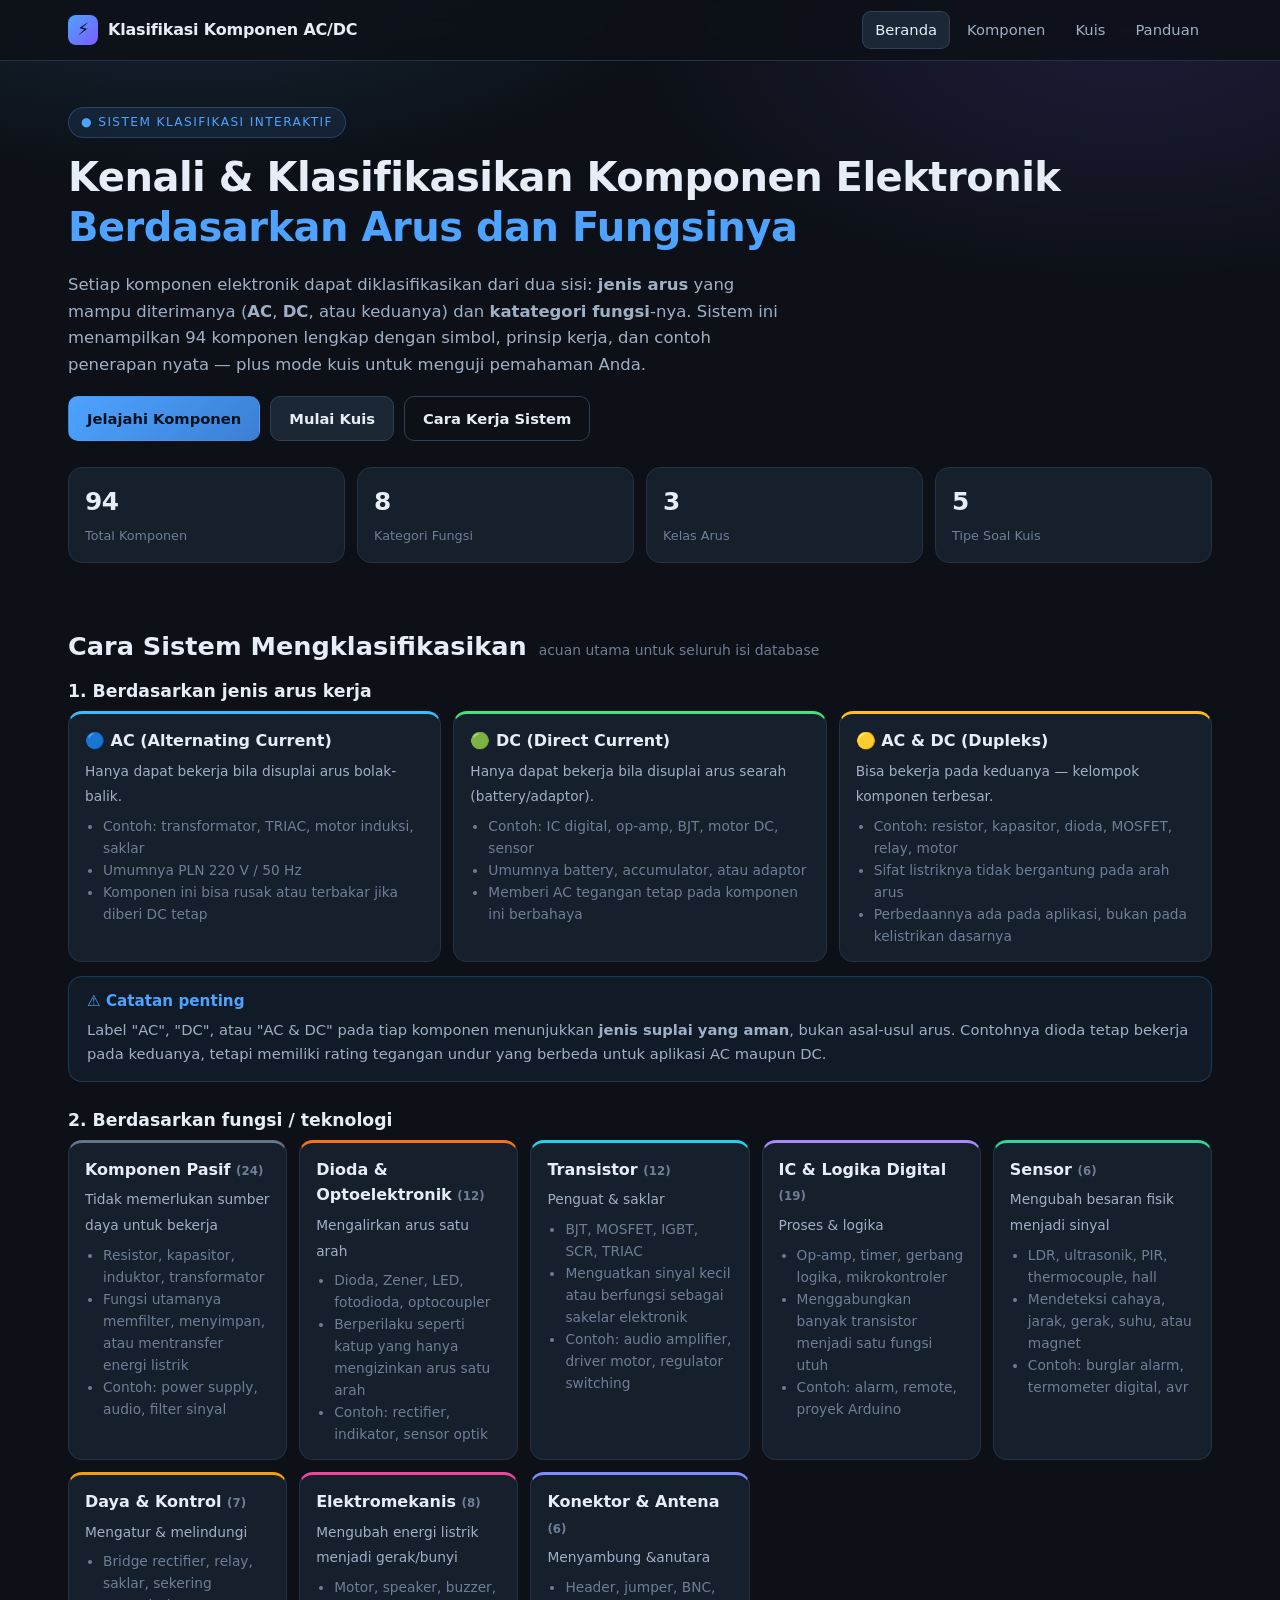
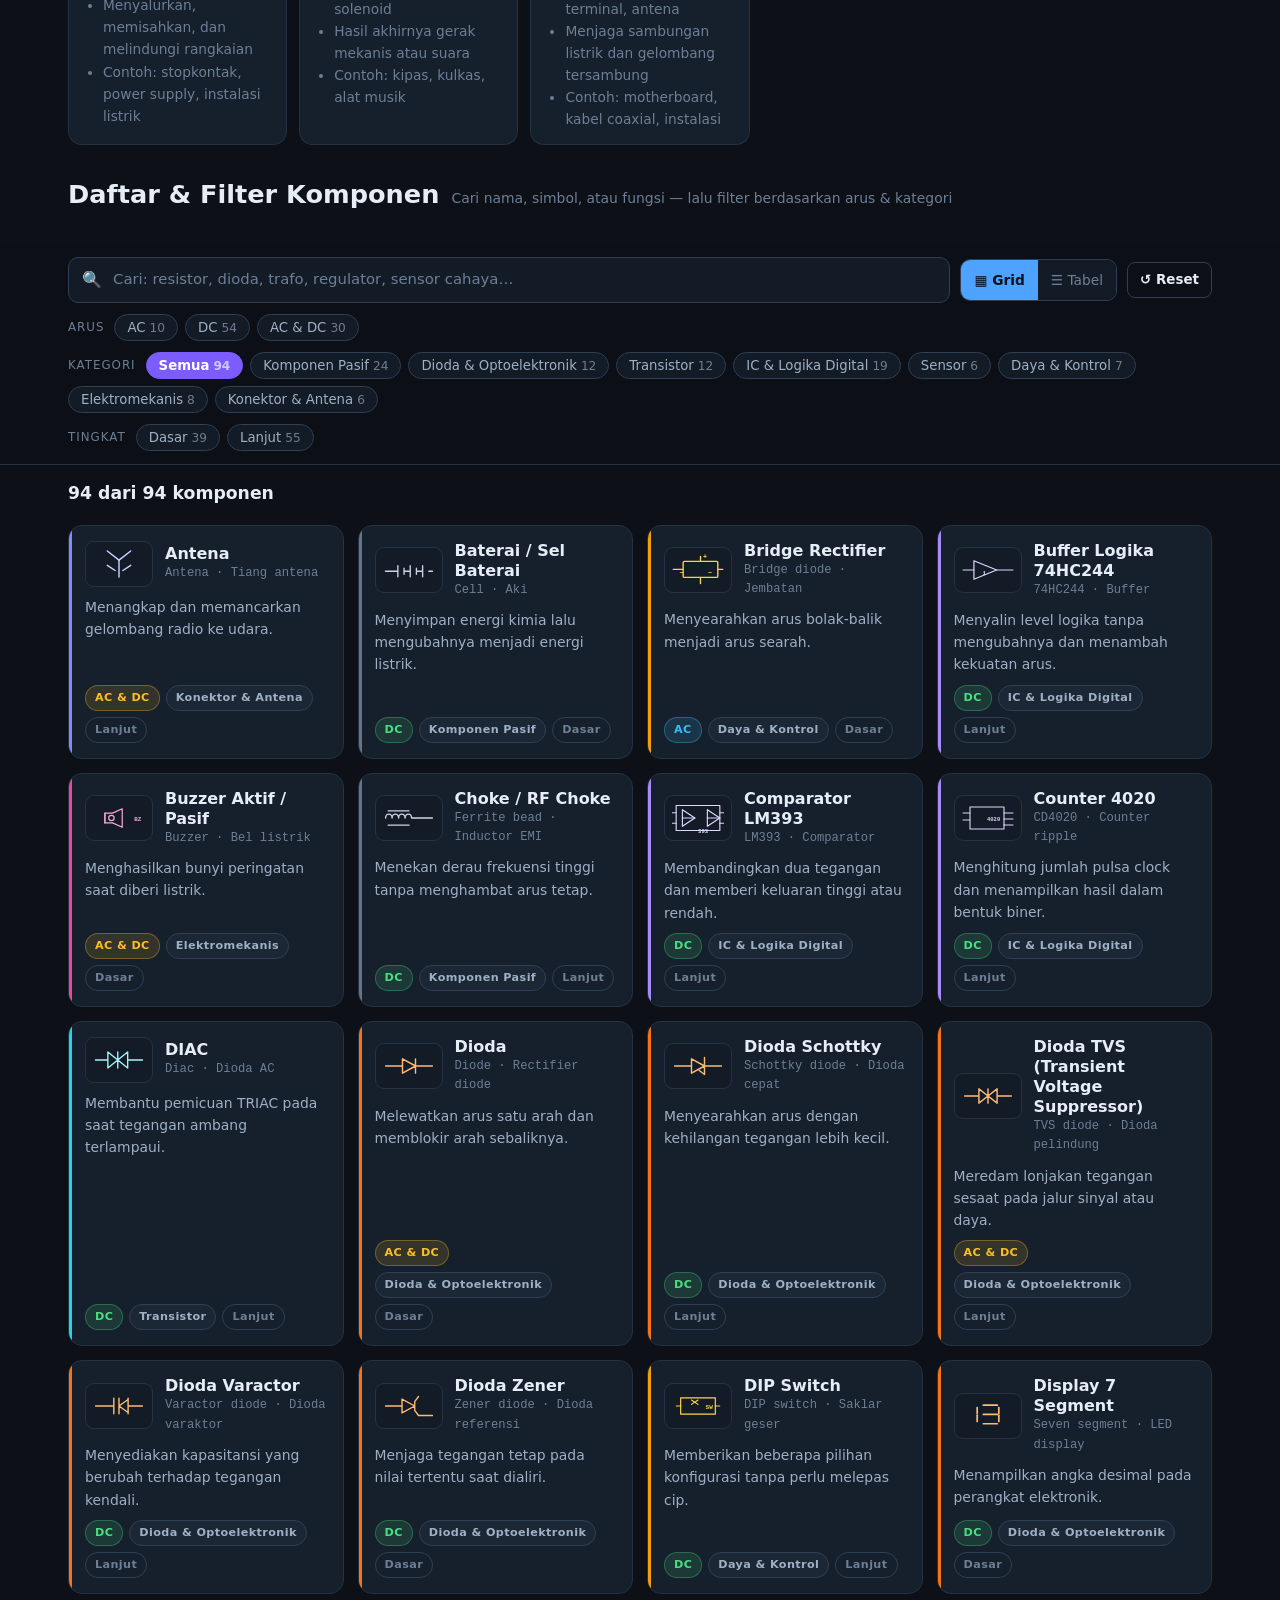
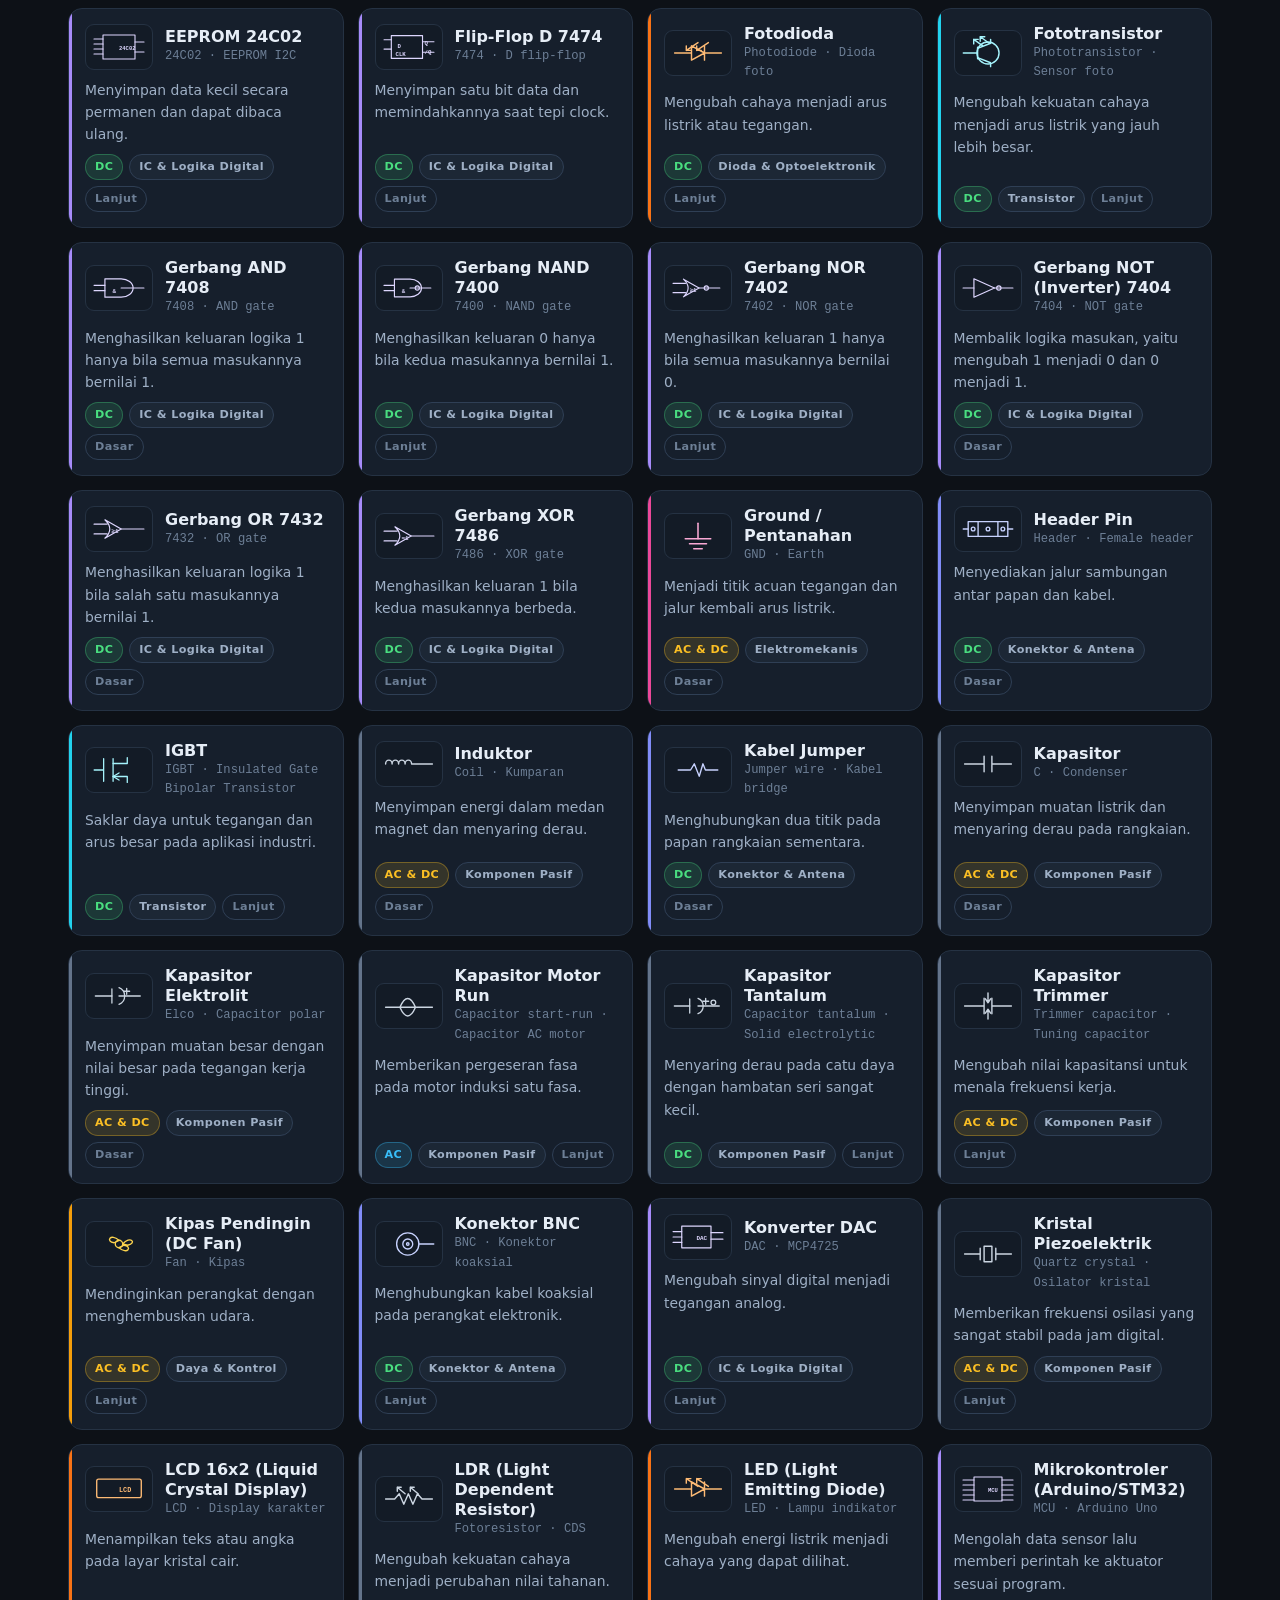
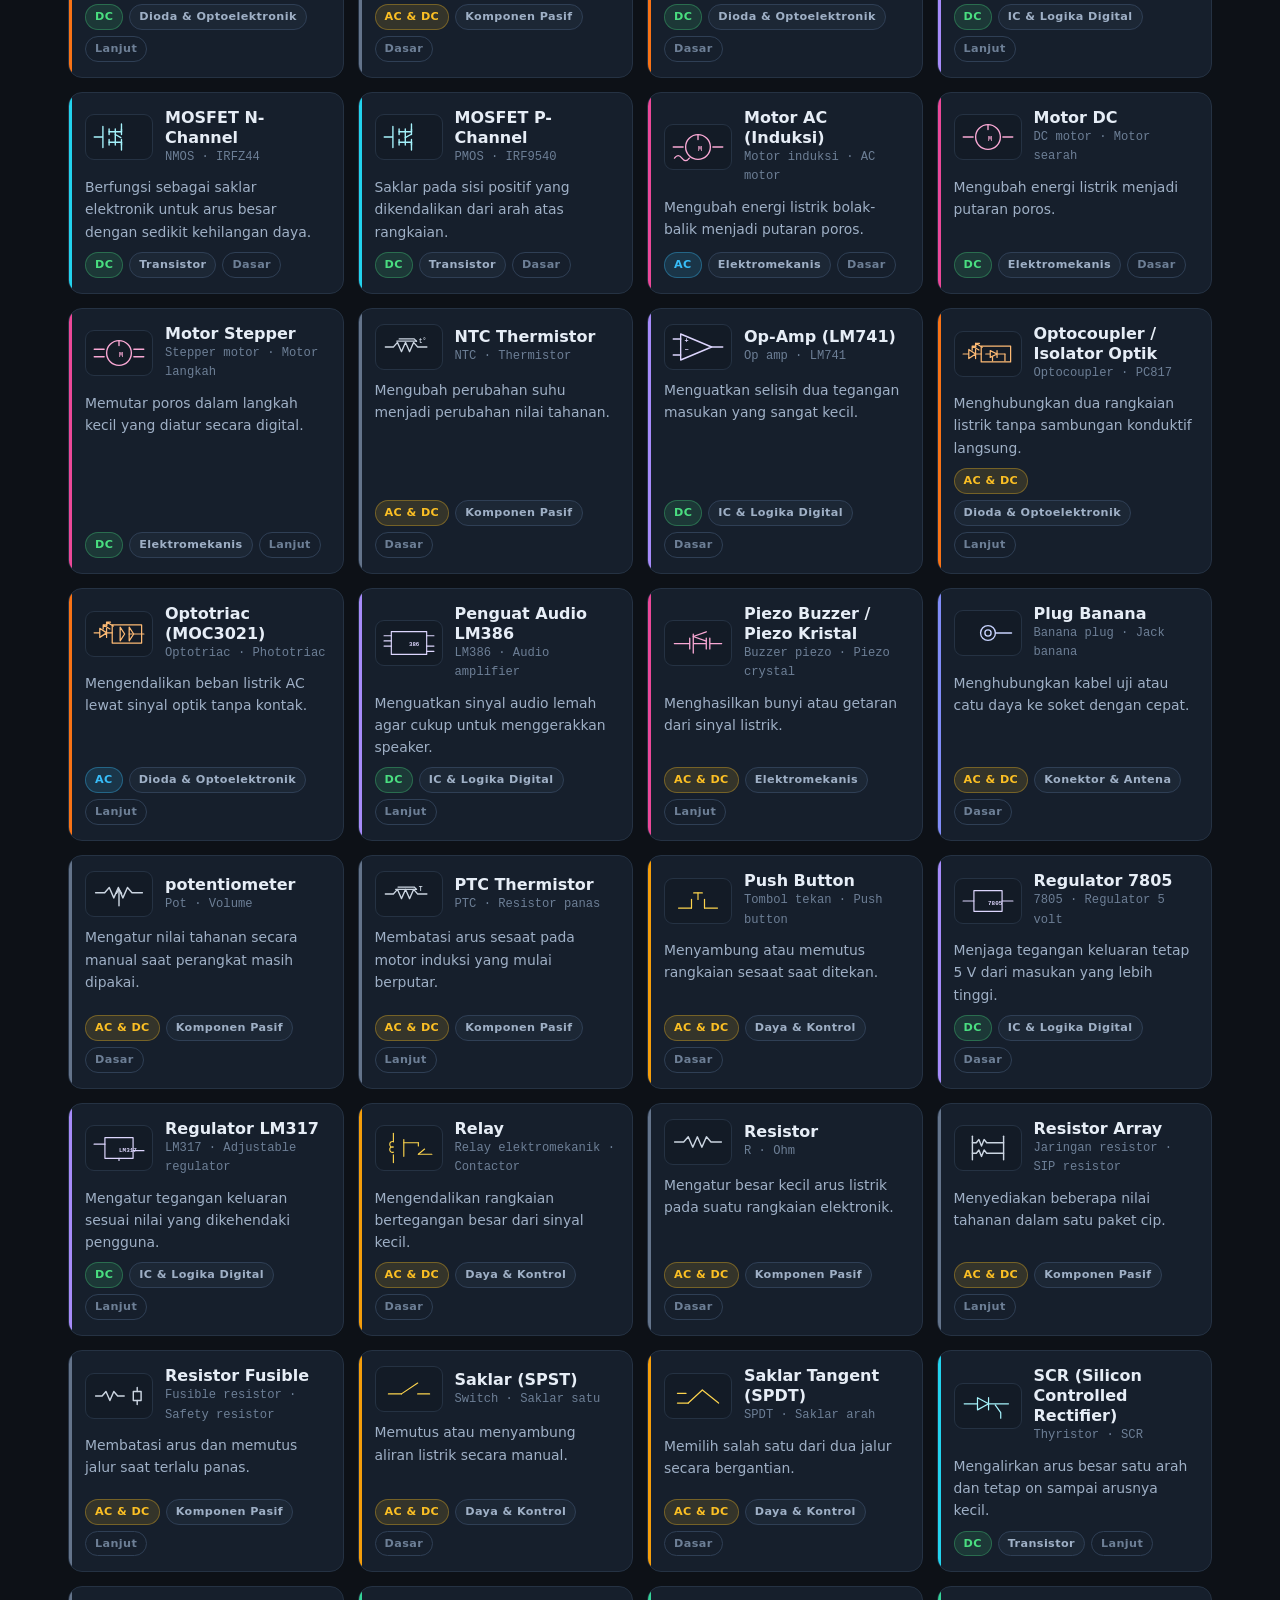
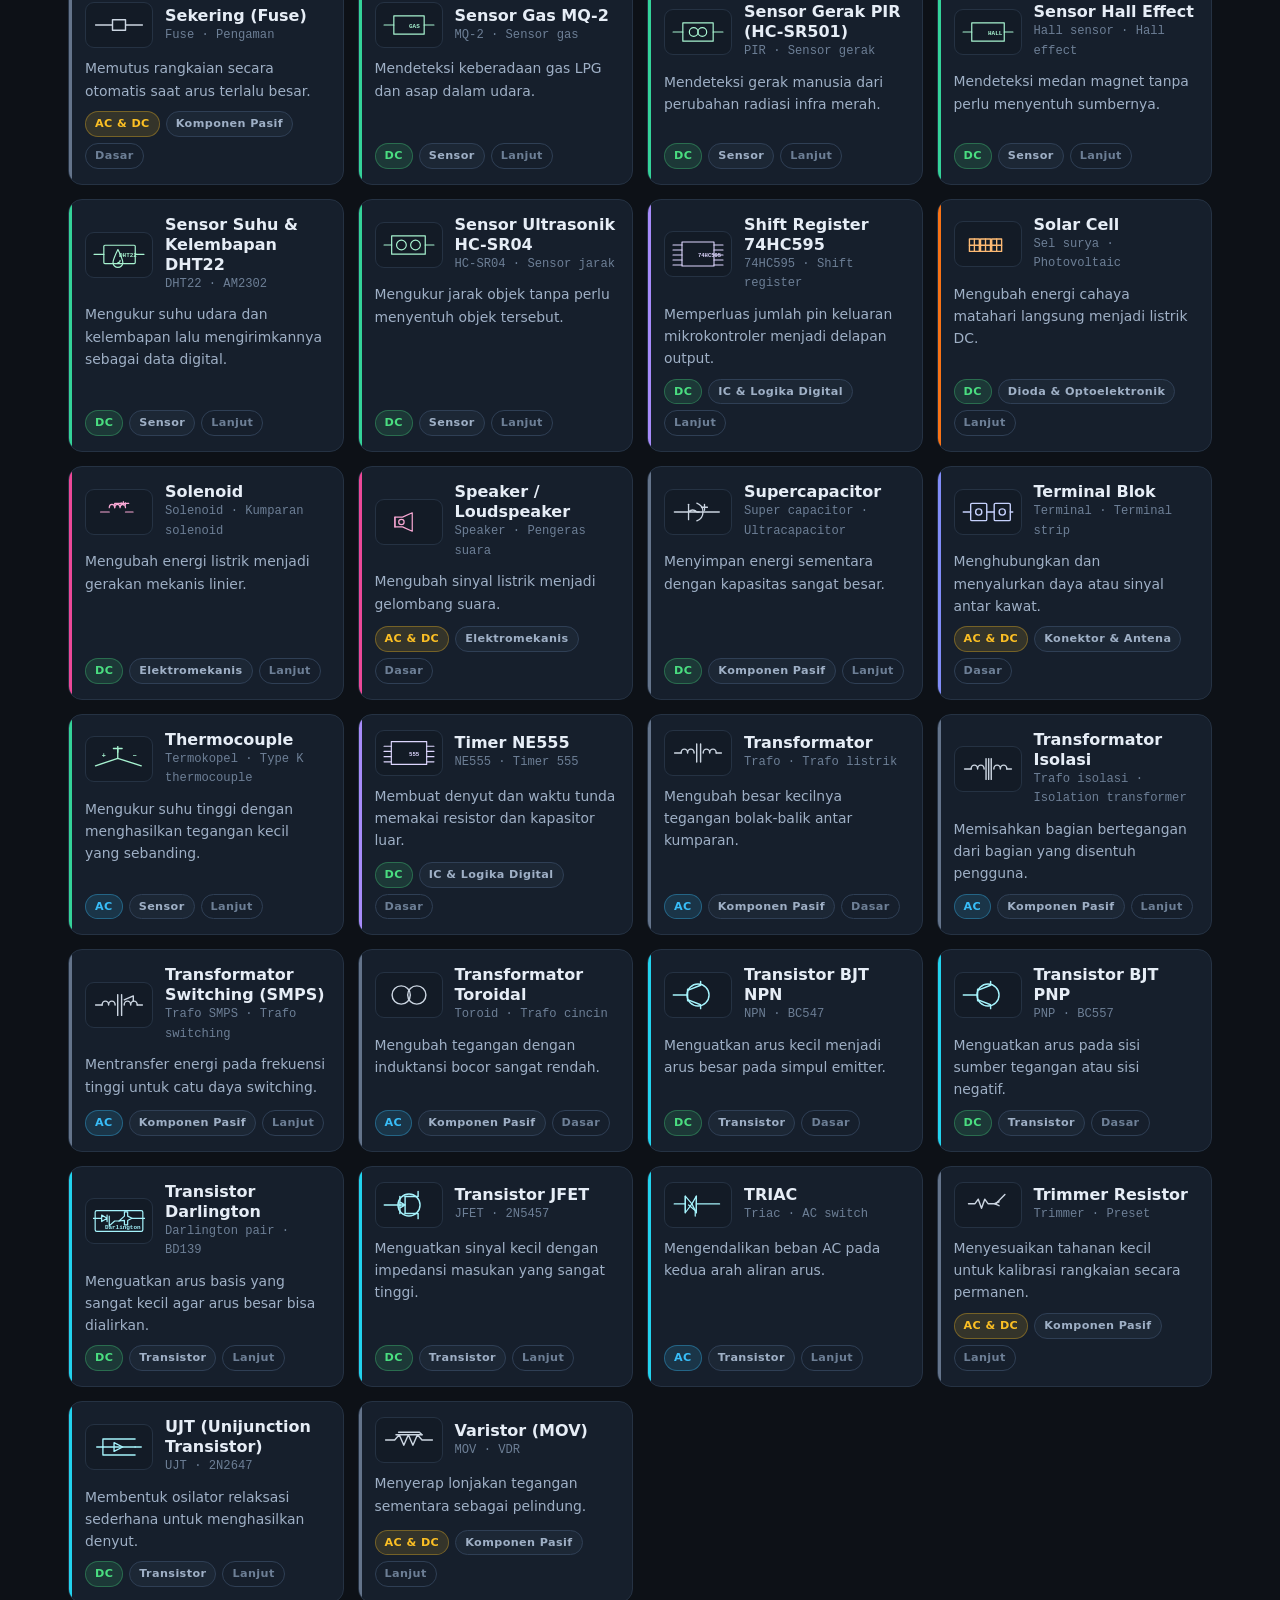
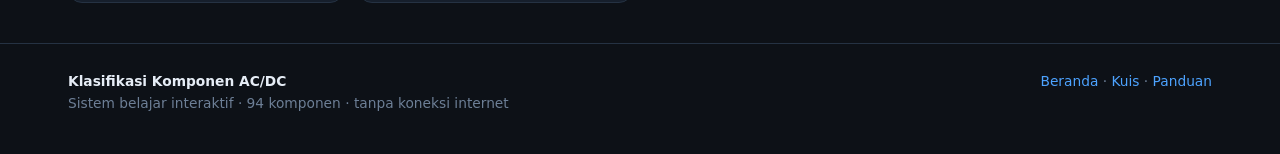
<file: index.html>
<!DOCTYPE html>
<html lang="id">
<head>
<meta charset="UTF-8">
<meta name="viewport" content="width=device-width, initial-scale=1">
<title>Klasifikasi Komponen AC & DC — Sistem Interaktif</title>
<meta name="description" content="Web sistem interaktif untuk mengklasifikasikan komponen elektronik berdasarkan jenis arus (AC/DC) dan fungsinya.">
<link rel="stylesheet" href="assets/css/style.css">
<link rel="icon" href="data:image/svg+xml,<svg xmlns='http://www.w3.org/2000/svg' viewBox='0 0 100 100'><text y='.9em' font-size='90'>⚡</text></svg>">
</head>
<body>

<header class="topbar">
  <div class="wrap">
    <a class="brand" href="index.html">
      <span class="logo">⚡</span>
      <span>Klasifikasi <span class="full">Komponen AC/DC</span></span>
    </a>
    <nav class="nav">
      <a href="index.html" class="on">Beranda</a>
      <a href="index.html#daftar">Komponen</a>
      <a href="kuis.html">Kuis</a>
      <a href="#panduan">Panduan</a>
    </nav>
  </div>
</header>

<main class="wrap">

  <!-- ================= HERO ================= -->
  <section class="hero">
    <span class="kicker">● Sistem Klasifikasi Interaktif</span>
    <h1>Kenali &amp; Klasifikasikan Komponen Elektronik<br><span style="color:var(--acc)">Berdasarkan Arus dan Fungsinya</span></h1>
    <p class="lead">
      Setiap komponen elektronik dapat diklasifikasikan dari dua sisi: <b>jenis arus</b> yang mampu diterimanya
      (<b>AC</b>, <b>DC</b>, atau keduanya) dan <b>katategori fungsi</b>-nya. Sistem ini menampilkan
      94 komponen lengkap dengan simbol, prinsip kerja, dan contoh penerapan nyata — plus mode kuis untuk
      menguji pemahaman Anda.
    </p>
    <div class="hero-actions">
      <a class="btn primary" href="#daftar">Jelajahi Komponen</a>
      <a class="btn" href="kuis.html">Mulai Kuis</a>
      <a class="btn ghost" href="#panduan">Cara Kerja Sistem</a>
    </div>
    <div class="stat-row" id="statRow">
      <div class="stat"><b>94</b><span>Total Komponen</span></div>
      <div class="stat"><b>8</b><span>Kategori Fungsi</span></div>
      <div class="stat"><b>3</b><span>Kelas Arus</span></div>
      <div class="stat"><b>5</b><span>Tipe Soal Kuis</span></div>
    </div>
  </section>

  <!-- ================= PANDUAN KLASIFIKASI ================= -->
  <section id="panduan" class="section">
    <div class="section-head">
      <h2>Cara Sistem Mengklasifikasikan</h2>
      <span class="hint">acuan utama untuk seluruh isi database</span>
    </div>

    <h3 style="margin-top:18px">1. Berdasarkan jenis arus kerja</h3>
    <div class="legend">
      <div class="li" style="--c:var(--ac)">
        <b>🔵 AC (Alternating Current)</b>
        <span>Hanya dapat bekerja bila disuplai arus bolak-balik.</span>
        <ul>
          <li>Contoh: transformator, TRIAC, motor induksi, saklar</li>
          <li>Umumnya PLN 220 V / 50 Hz</li>
          <li>Komponen ini bisa rusak atau terbakar jika diberi DC tetap</li>
        </ul>
      </div>
      <div class="li" style="--c:var(--dc)">
        <b>🟢 DC (Direct Current)</b>
        <span>Hanya dapat bekerja bila disuplai arus searah (battery/adaptor).</span>
        <ul>
          <li>Contoh: IC digital, op-amp, BJT, motor DC, sensor</li>
          <li>Umumnya battery, accumulator, atau adaptor</li>
          <li>Memberi AC tegangan tetap pada komponen ini berbahaya</li>
        </ul>
      </div>
      <div class="li" style="--c:var(--dual)">
        <b>🟡 AC &amp; DC (Dupleks)</b>
        <span>Bisa bekerja pada keduanya — kelompok komponen terbesar.</span>
        <ul>
          <li>Contoh: resistor, kapasitor, dioda, MOSFET, relay, motor</li>
          <li>Sifat listriknya tidak bergantung pada arah arus</li>
          <li>Perbedaannya ada pada aplikasi, bukan pada kelistrikan dasarnya</li>
        </ul>
      </div>
    </div>

    <div class="note-box" style="margin-top:14px">
      <h3>⚠️ Catatan penting</h3>
      <p>
        Label "AC", "DC", atau "AC &amp; DC" pada tiap komponen menunjukkan <b>jenis suplai yang aman</b>,
        bukan asal-usul arus. Contohnya dioda tetap bekerja pada keduanya, tetapi memiliki rating tegangan
       undur yang berbeda untuk aplikasi AC maupun DC.
      </p>
    </div>

    <h3 style="margin-top:28px">2. Berdasarkan fungsi / teknologi</h3>
    <div class="legend" id="katLegend"></div>
  </section>

  <!-- ================= DAFTAR KOMPONEN ================= -->
  <section id="daftar" class="section">
    <div class="section-head">
      <h2>Daftar &amp; Filter Komponen</h2>
      <span class="hint">Cari nama, simbol, atau fungsi — lalu filter berdasarkan arus &amp; kategori</span>
    </div>
  </section>

</main>

<!-- filter di luar <main> agar sticky penuh -->
<div class="filters" id="filterBar">
  <div class="wrap">
    <div class="search-row">
      <label class="search">
        <span class="ico">🔍</span>
        <input type="search" id="q" placeholder="Cari: resistor, dioda, trafo, regulator, sensor cahaya…" autocomplete="off">
      </label>
      <div class="viewtoggle" role="group" aria-label="Tampilan">
        <button id="vGrid" class="on" type="button">▦ Grid</button>
        <button id="vTable" type="button">☰ Tabel</button>
      </div>
      <button class="btn ghost sm" id="resetAll" type="button">↺ Reset</button>
    </div>
    <div class="chiprow" id="arusChips">
      <span class="lbl">Arus</span>
    </div>
    <div class="chiprow" id="katChips">
      <span class="lbl">Kategori</span>
    </div>
  </div>
</div>

<div class="wrap">
  <div class="section-head" style="margin:18px 0 0">
    <h3 id="countLabel" style="margin:0">Memuat…</h3>
    <span class="hint" id="activeFilterLabel"></span>
  </div>
  <div id="listArea"></div>
</div>

<footer>
  <div class="wrap">
    <div>
      <b style="color:var(--txt)">Klasifikasi Komponen AC/DC</b><br>
      Sistem belajar interaktif · 94 komponen · tanpa koneksi internet
    </div>
    <div>
      <a href="index.html">Beranda</a> ·
      <a href="kuis.html">Kuis</a> ·
      <a href="#panduan">Panduan</a>
    </div>
  </div>
</footer>

<script src="assets/js/symbols.js"></script>
<script src="assets/js/data.js"></script>
<script src="assets/js/app.js"></script>
</body>
</html>
</file>
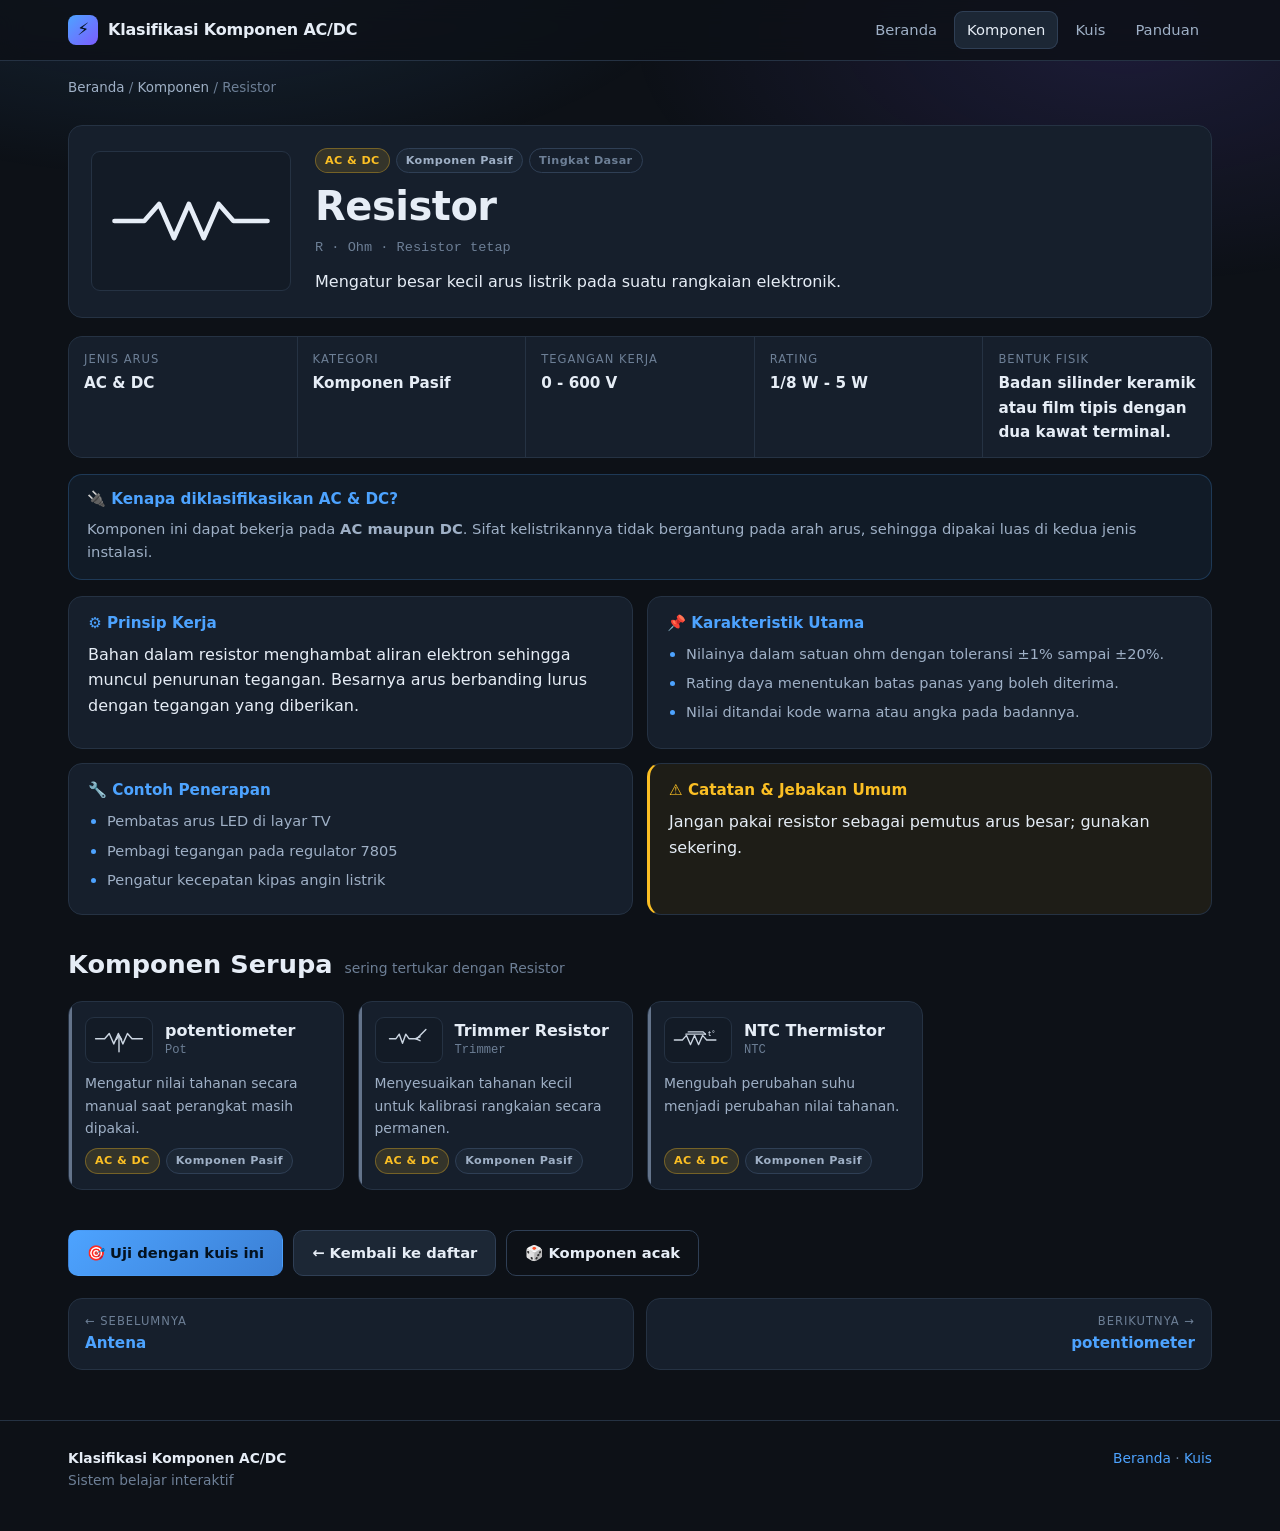
<file: detail.html>
<!DOCTYPE html>
<html lang="id">
<head>
<meta charset="UTF-8">
<meta name="viewport" content="width=device-width, initial-scale=1">
<title>Detail Komponen — Klasifikasi AC/DC</title>
<link rel="stylesheet" href="assets/css/style.css">
<link rel="icon" href="data:image/svg+xml,<svg xmlns='http://www.w3.org/2000/svg' viewBox='0 0 100 100'><text y='.9em' font-size='90'>⚡</text></svg>">
</head>
<body>

<header class="topbar">
  <div class="wrap">
    <a class="brand" href="index.html">
      <span class="logo">⚡</span>
      <span>Klasifikasi <span class="full">Komponen AC/DC</span></span>
    </a>
    <nav class="nav">
      <a href="index.html">Beranda</a>
      <a href="index.html#daftar" class="on">Komponen</a>
      <a href="kuis.html">Kuis</a>
      <a href="index.html#panduan">Panduan</a>
    </nav>
  </div>
</header>

<main class="wrap">
  <p class="crumbs"><a href="index.html">Beranda</a> / <a href="index.html#daftar">Komponen</a> / <span id="crumbName">…</span></p>
  <div id="detailArea"></div>
</main>

<footer>
  <div class="wrap">
    <div><b style="color:var(--txt)">Klasifikasi Komponen AC/DC</b><br>Sistem belajar interaktif</div>
    <div><a href="index.html">Beranda</a> · <a href="kuis.html">Kuis</a></div>
  </div>
</footer>

<script src="assets/js/symbols.js"></script>
<script src="assets/js/data.js"></script>
<script src="assets/js/detail.js"></script>
</body>
</html>
</file>
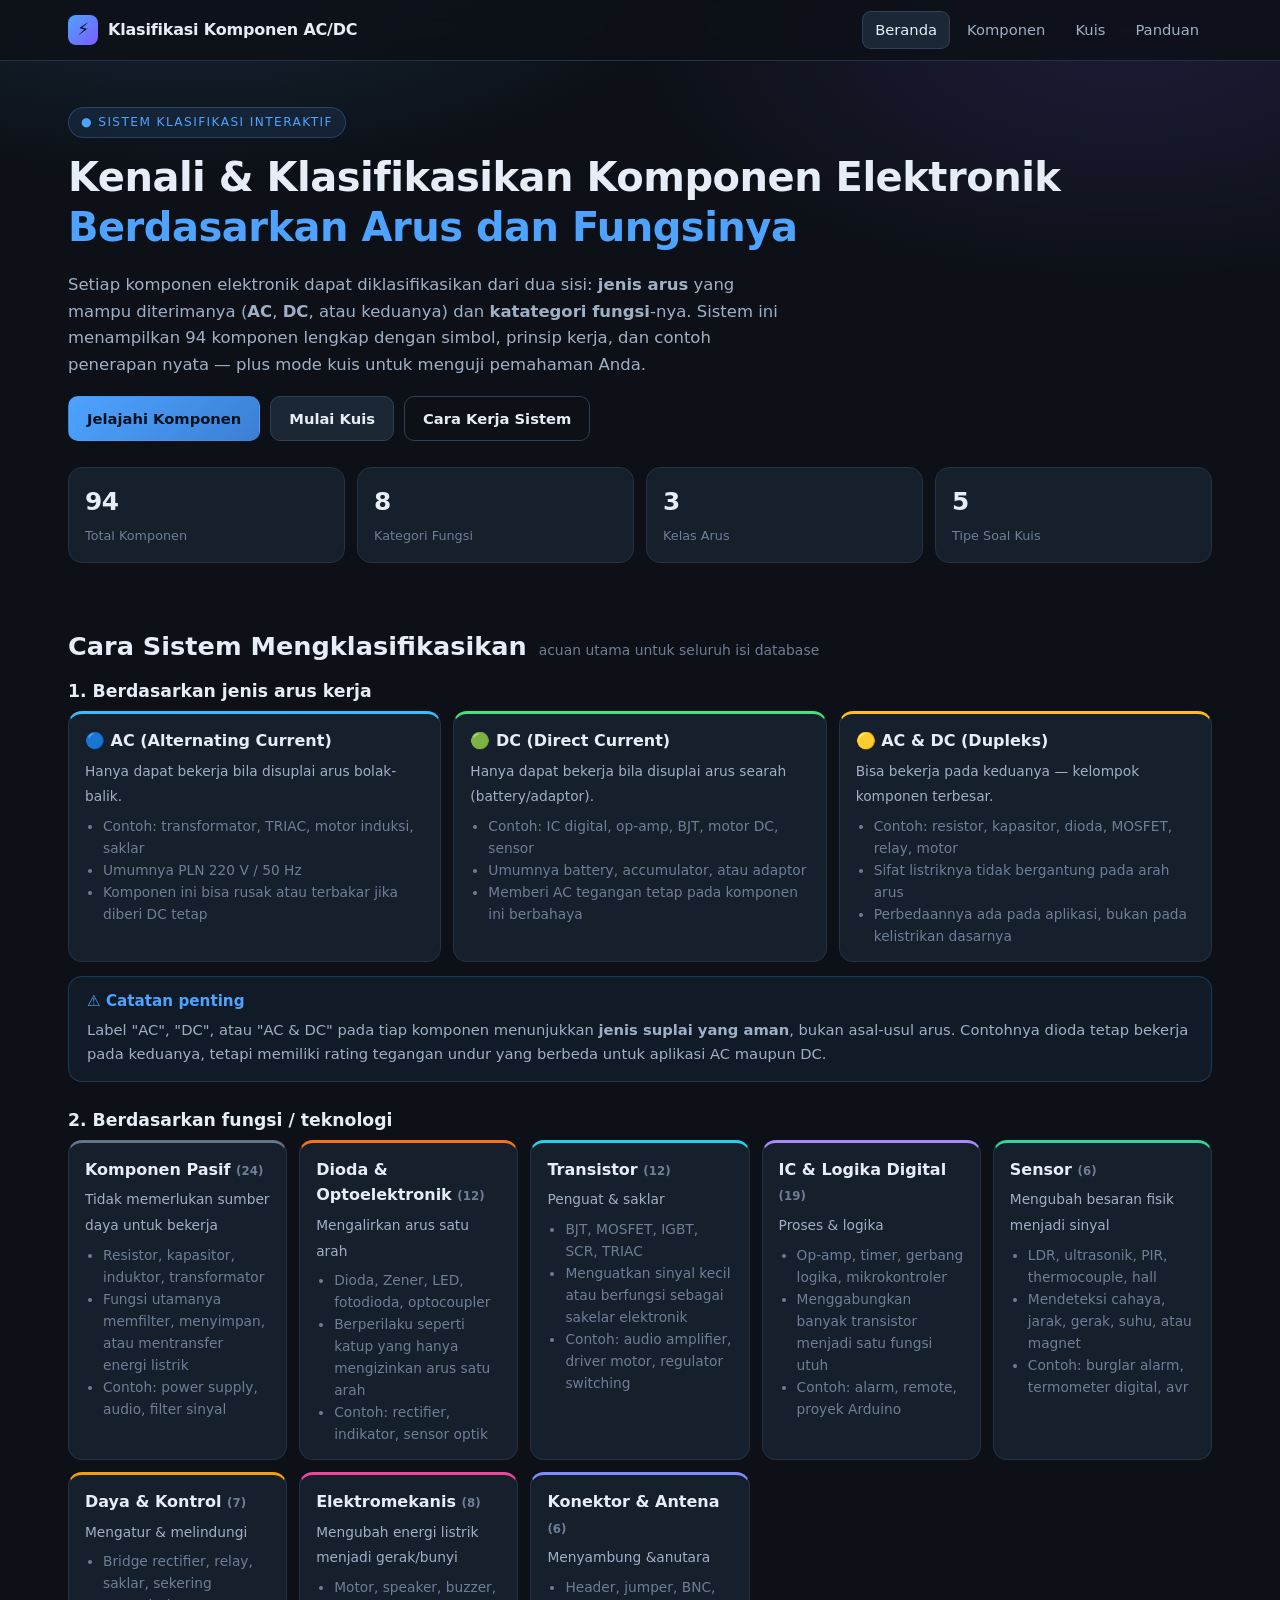
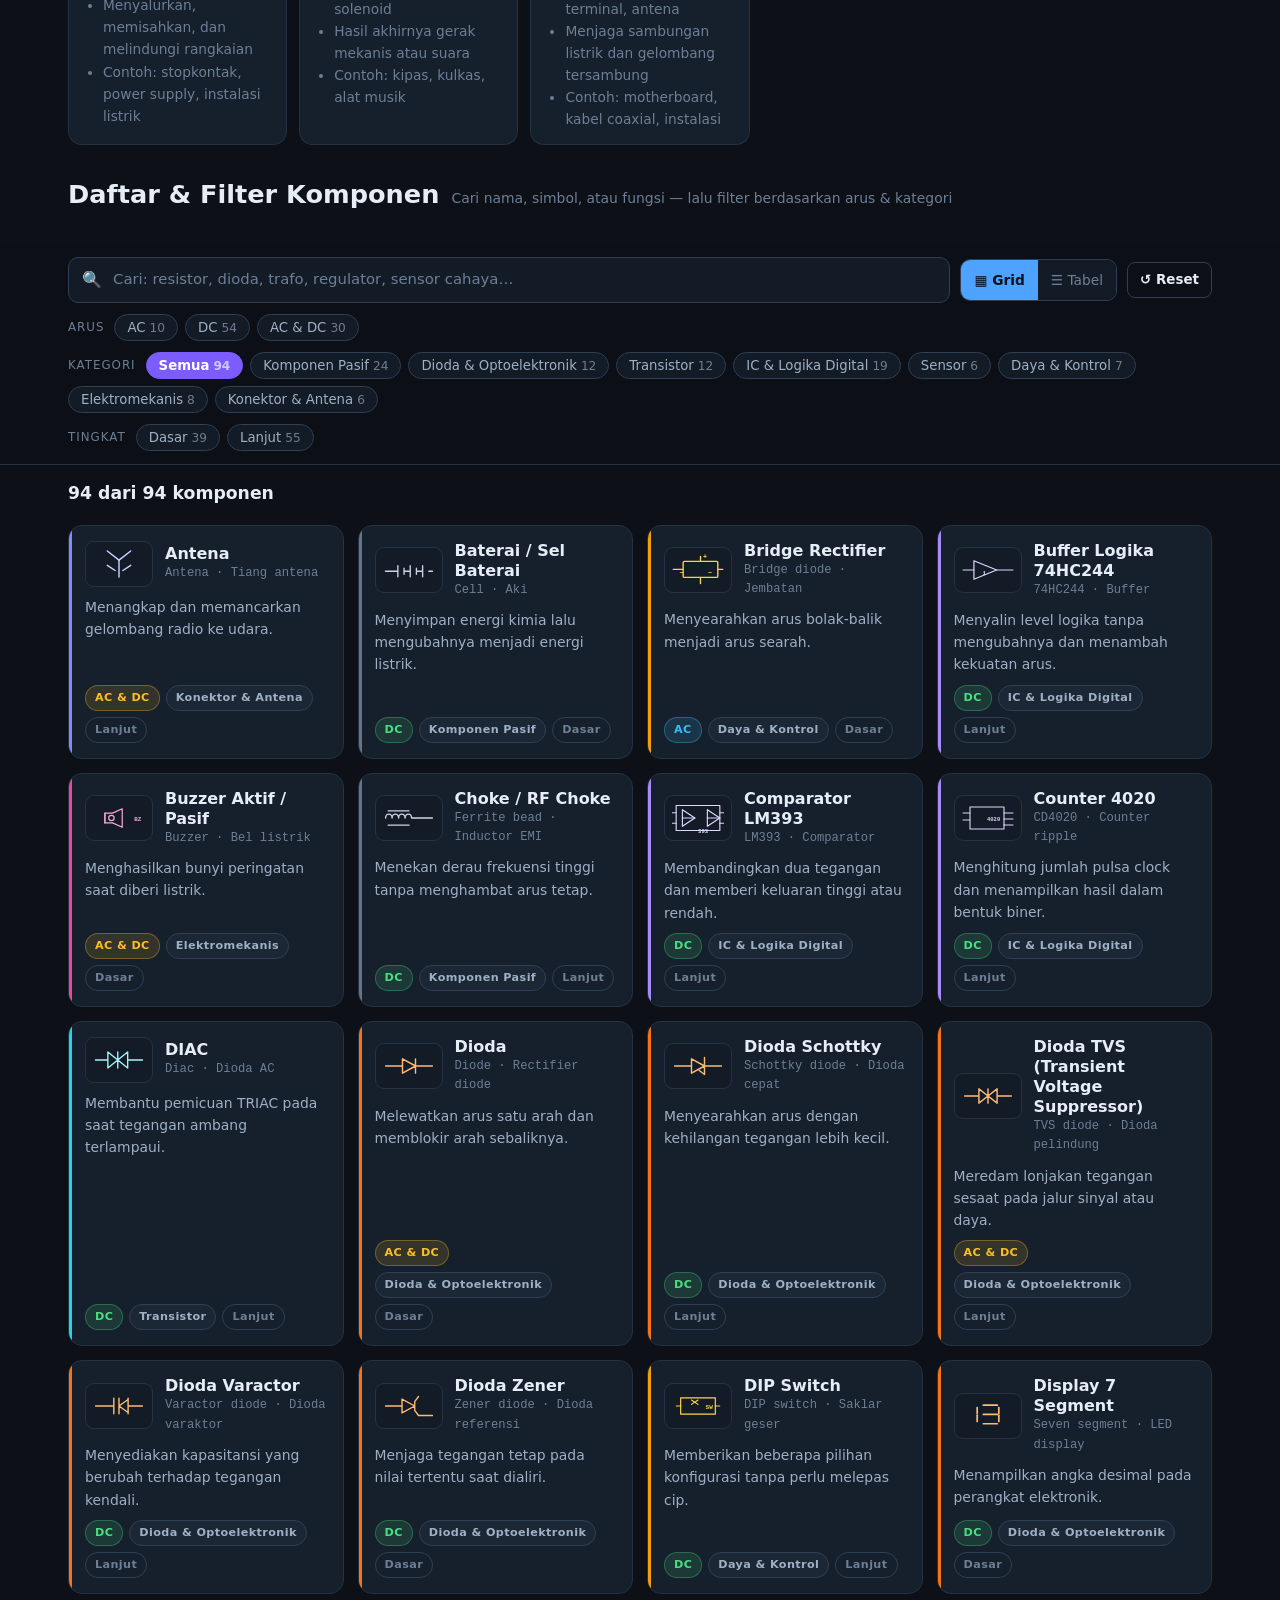
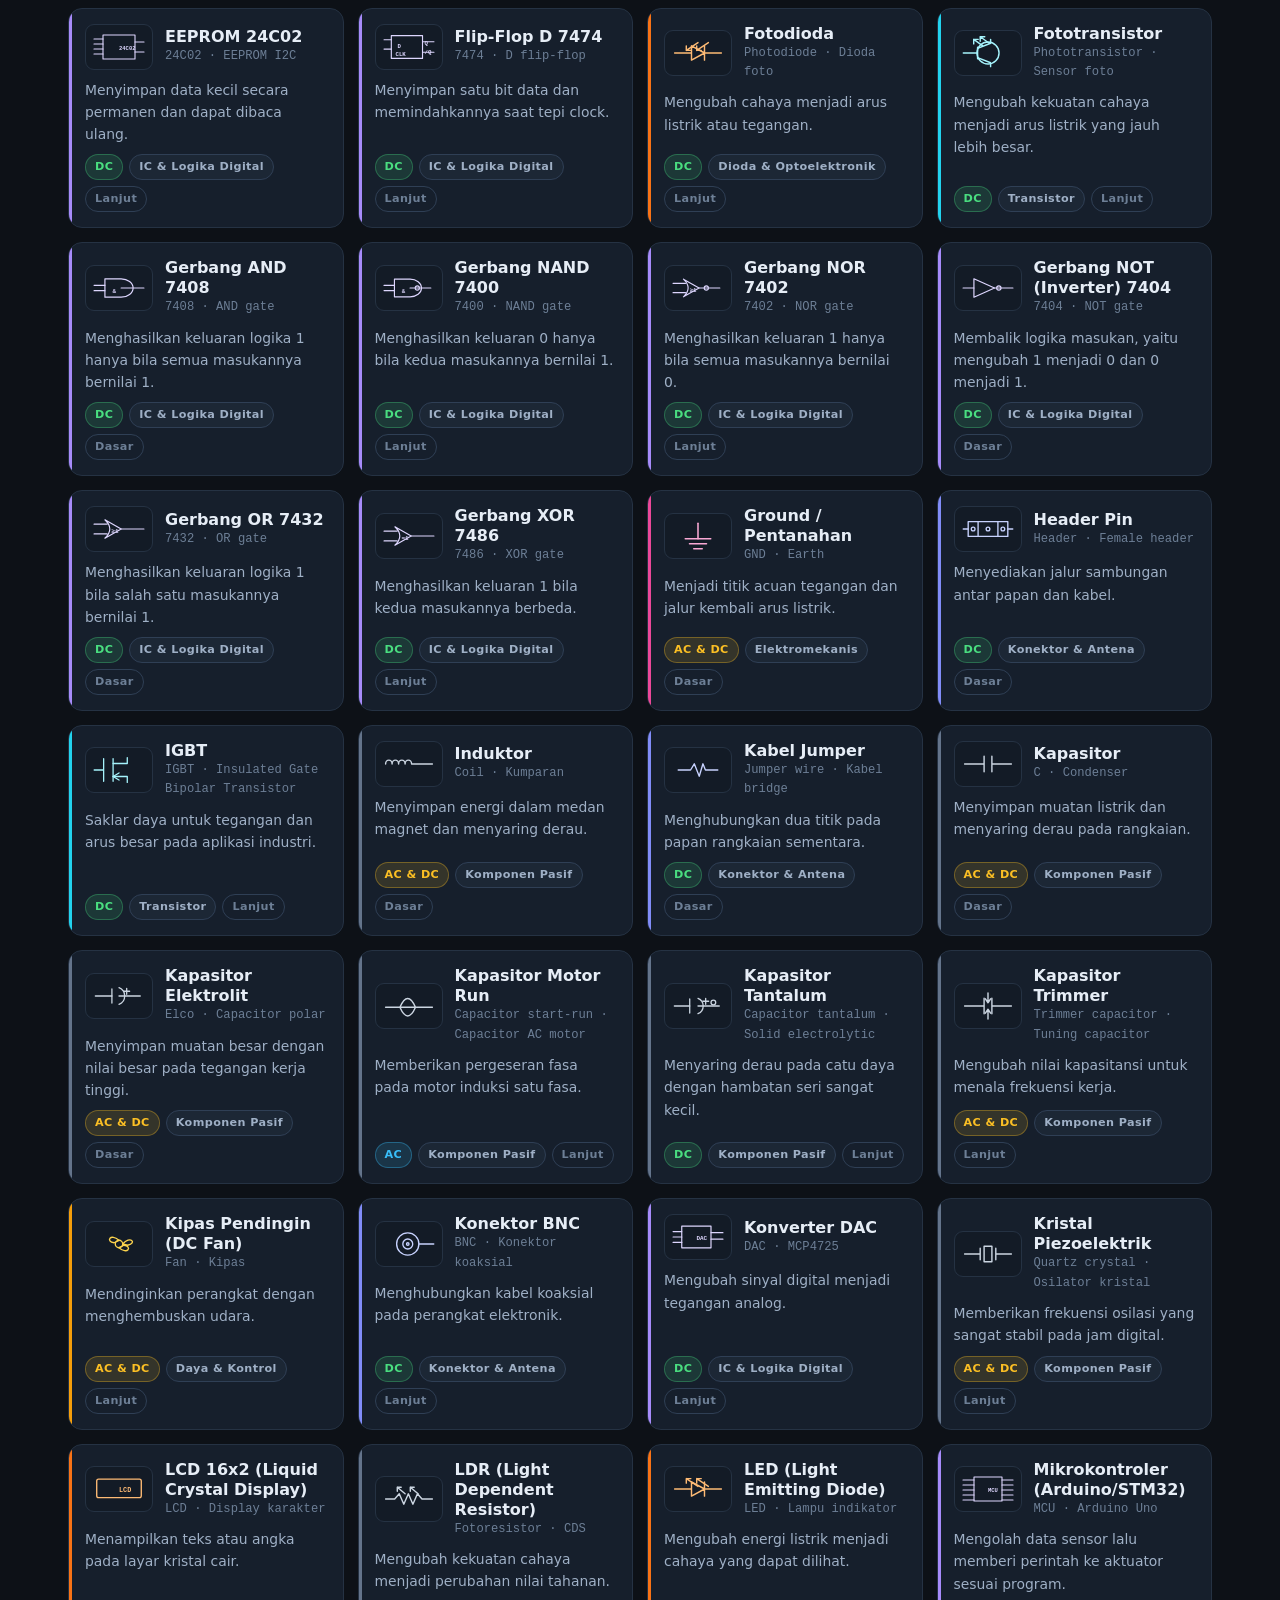
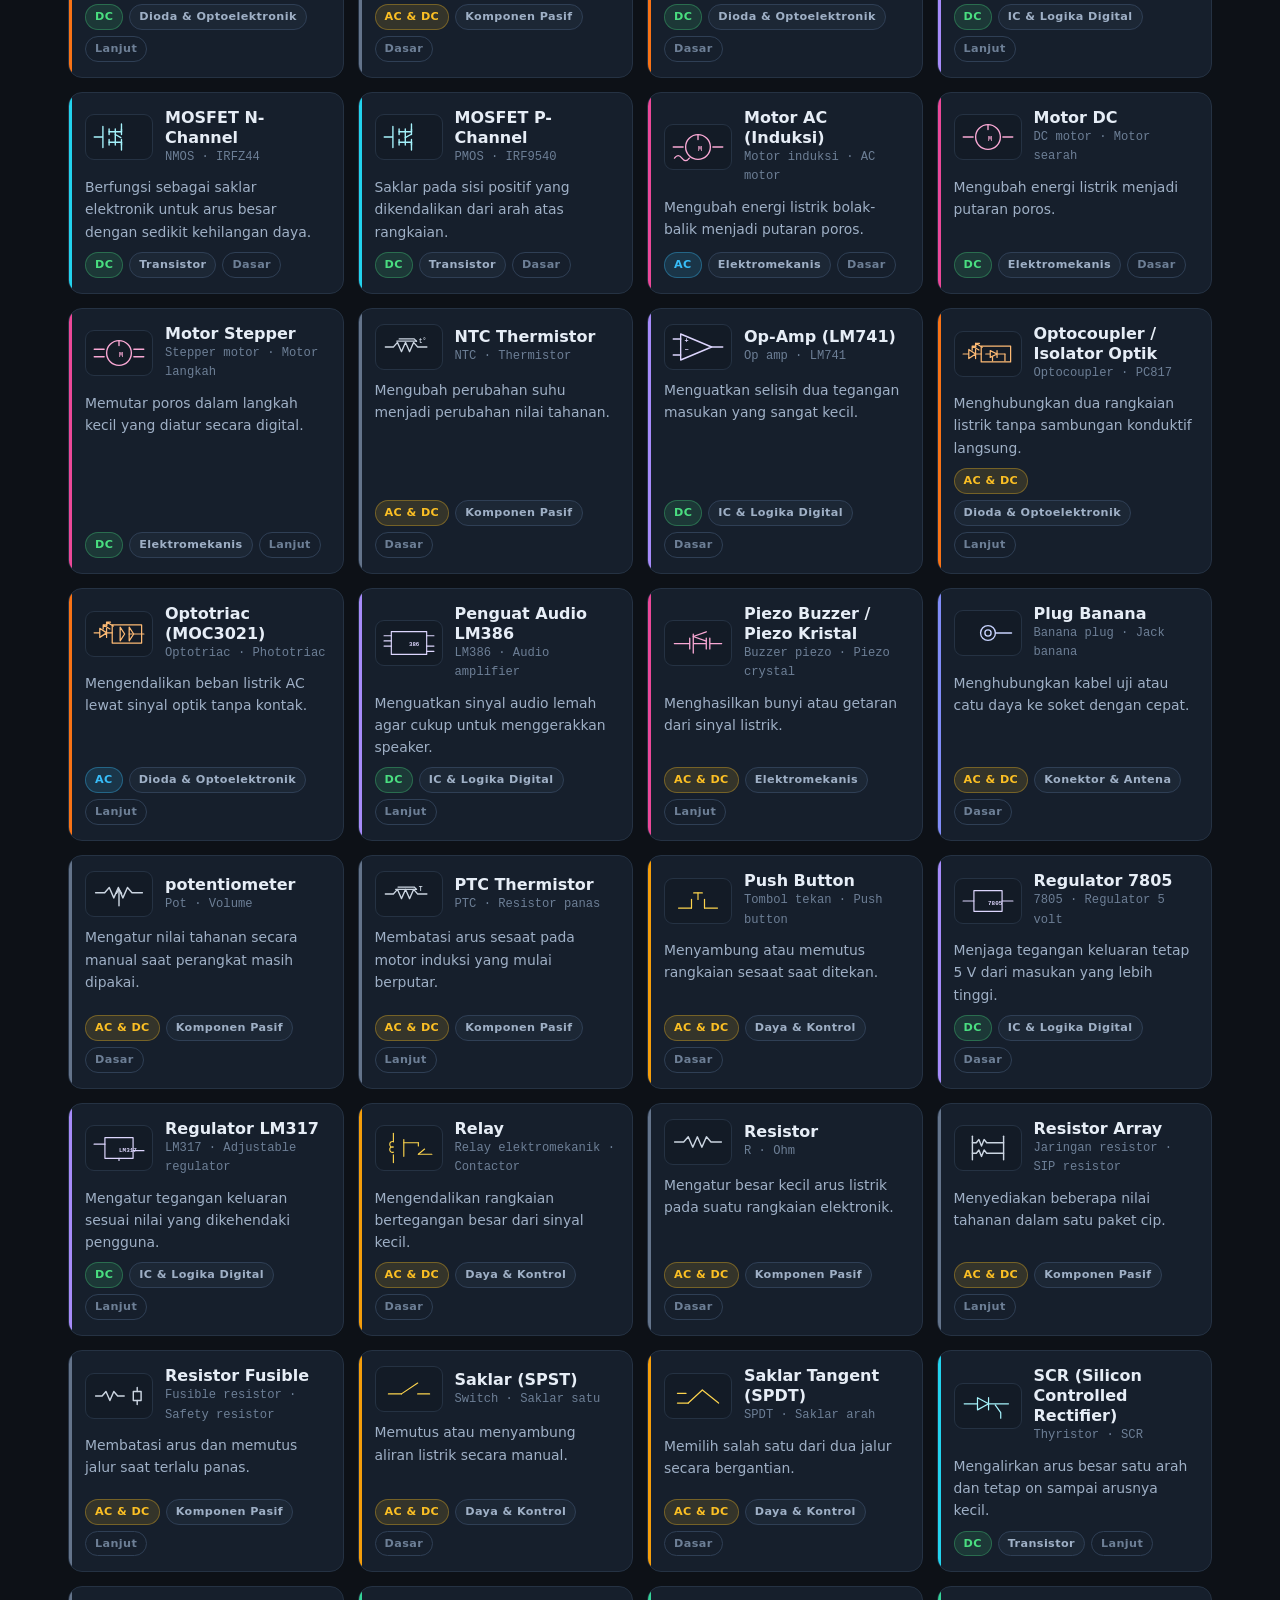
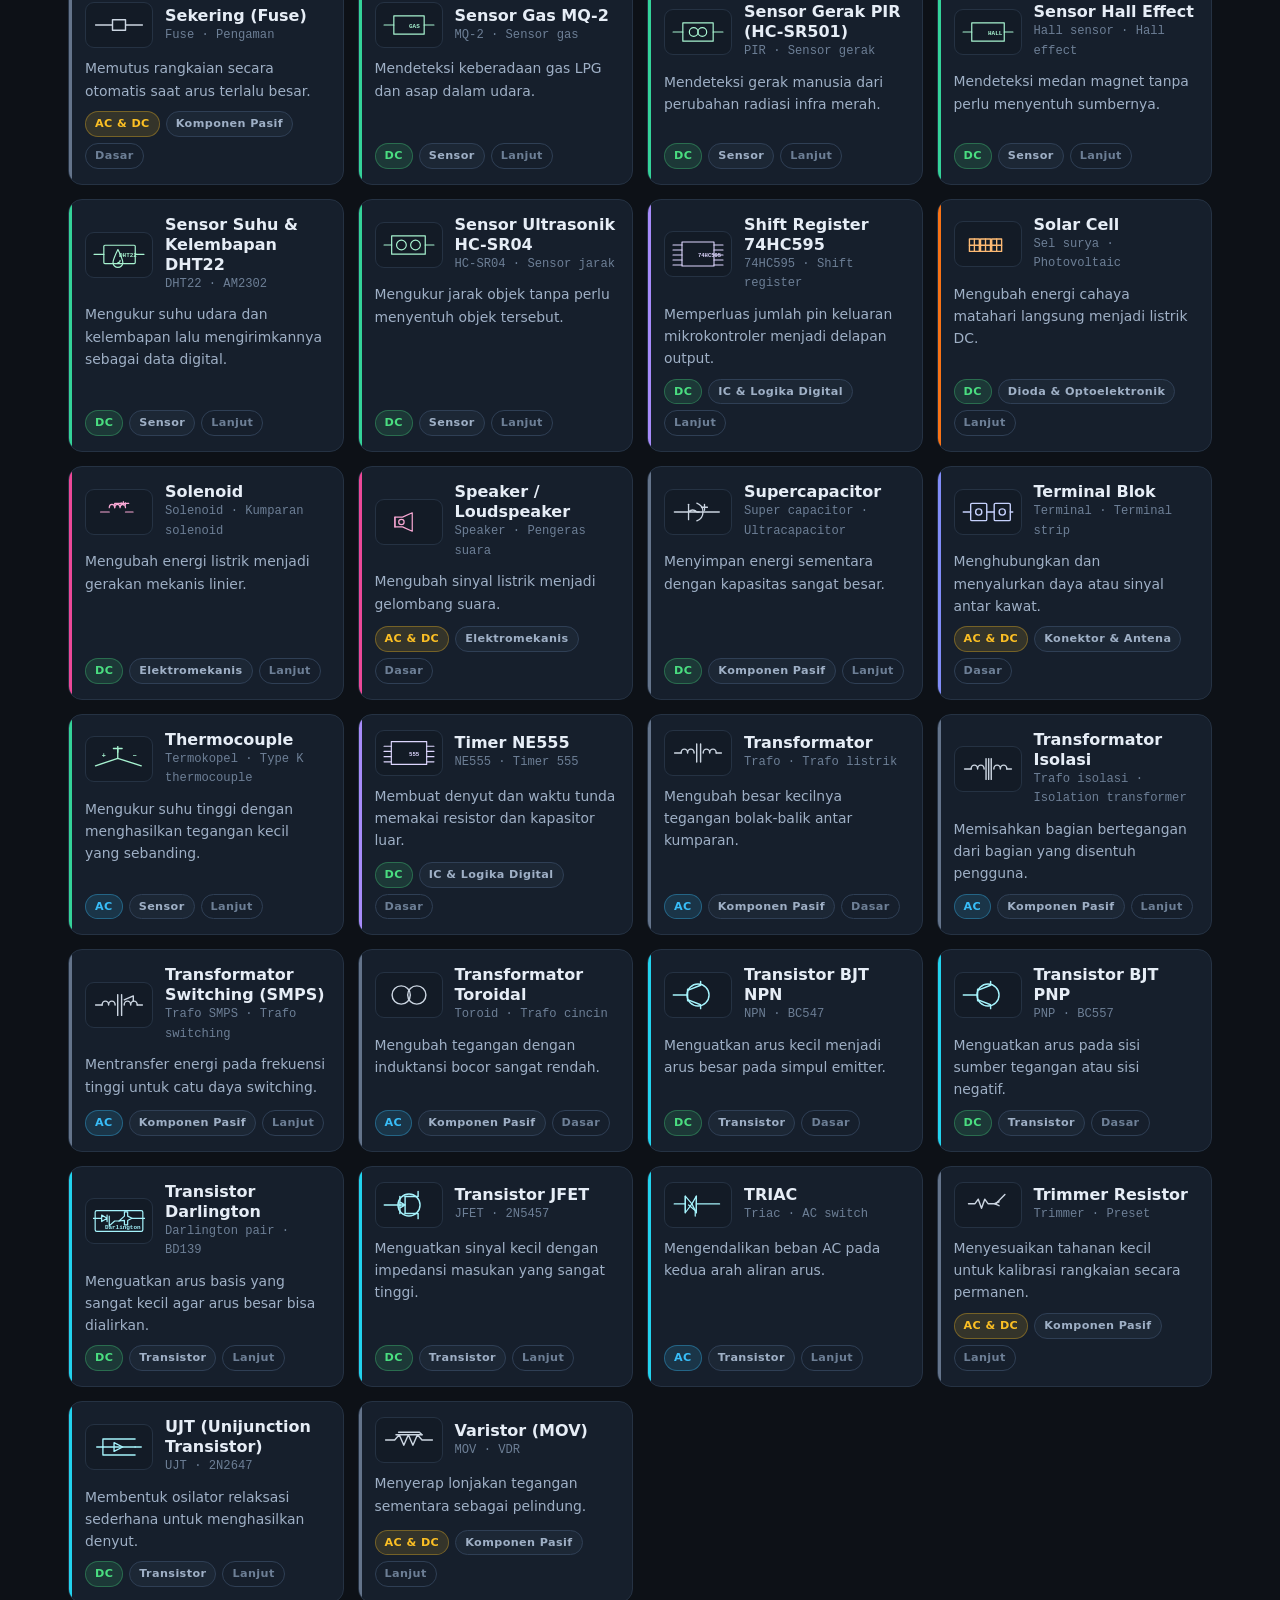
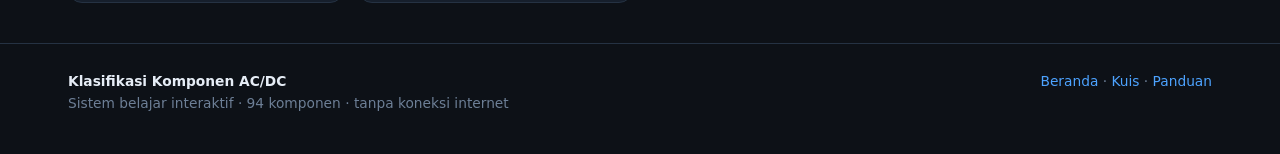
<file: Klasifikasi-Komponen-AC-DC.html>
<!DOCTYPE html>
<html lang="id">
<head>
<meta charset="UTF-8">
<meta name="viewport" content="width=device-width, initial-scale=1">
<title>Klasifikasi Komponen AC & DC — Sistem Interaktif</title>
<meta name="description" content="Sistem interaktif untuk mengklasifikasikan 94 komponen elektronik berdasarkan jenis arus (AC/DC) dan fungsinya. Kuis 5 tipe soal.">
<link rel="icon" href="data:image/svg+xml,<svg xmlns='http://www.w3.org/2000/svg' viewBox='0 0 100 100'><text y='.9em' font-size='90'>⚡</text></svg>">
<style>
/* =========================================================
   Klasifikasi Komponen AC/DC — Stylesheet
   Tanpa dependensi eksternal (bisa offline)
   ========================================================= */

:root {
  --bg: #0d1117;
  --bg-2: #131b26;
  --card: #161f2c;
  --card-2: #1c2735;
  --line: #253243;
  --line-2: #2f3f55;
  --txt: #e6edf6;
  --txt-2: #9fb0c6;
  --txt-3: #6d7f96;
  --acc: #4da3ff;
  --acc-2: #7c5cff;
  --ac: #38bdf8;
  --dc: #4ade80;
  --dual: #fbbf24;
  --ok: #34d399;
  --bad: #f87171;
  --warn: #fbbf24;
  --radius: 14px;
  --radius-s: 9px;
  --shadow: 0 8px 28px rgba(0, 0, 0, .45);
  --font: "Segoe UI", system-ui, -apple-system, Roboto, "Helvetica Neue", Arial, sans-serif;
  --mono: "Cascadia Mono", Consolas, "Courier New", monospace;
}

* { box-sizing: border-box; }

html { scroll-behavior: smooth; }

body {
  margin: 0;
  font-family: var(--font);
  background: var(--bg);
  color: var(--txt);
  line-height: 1.6;
  -webkit-font-smoothing: antialiased;
}

body::before {
  content: "";
  position: fixed;
  inset: 0;
  pointer-events: none;
  background:
    radial-gradient(900px 420px at 15% -8%, rgba(77, 163, 255, .16), transparent 60%),
    radial-gradient(800px 400px at 88% 4%, rgba(124, 92, 255, .14), transparent 62%);
  z-index: 0;
}

.wrap { position: relative; z-index: 1; max-width: 1180px; margin: 0 auto; padding: 0 18px; }

a { color: var(--acc); text-decoration: none; }
a:hover { text-decoration: underline; }

h1, h2, h3, h4 { line-height: 1.25; margin: 0 0 .5em; }
h1 { font-size: clamp(1.7rem, 4vw, 2.5rem); letter-spacing: -.5px; }
h2 { font-size: clamp(1.25rem, 2.6vw, 1.6rem); }
h3 { font-size: 1.08rem; }
p { margin: 0 0 .8em; }

/* ---------------- HEADER / NAV ---------------- */
.topbar {
  position: sticky; top: 0; z-index: 50;
  background: rgba(13, 17, 23, .82);
  backdrop-filter: blur(12px);
  border-bottom: 1px solid var(--line);
}
.topbar .wrap { display: flex; align-items: center; gap: 18px; height: 60px; }
.brand { display: flex; align-items: center; gap: 10px; font-weight: 700; letter-spacing: -.2px; color: var(--txt); }
.brand:hover { text-decoration: none; }
.brand .logo {
  width: 30px; height: 30px; display: grid; place-items: center;
  border-radius: 8px; background: linear-gradient(135deg, var(--acc), var(--acc-2));
  color: #06121f; font-size: 17px;
}
.nav { margin-left: auto; display: flex; gap: 4px; }
.nav a {
  padding: 7px 13px; border-radius: 9px; color: var(--txt-2);
  font-size: .92rem; font-weight: 500; white-space: nowrap;
}
.nav a:hover { background: var(--card); color: var(--txt); text-decoration: none; }
.nav a.on { background: var(--card-2); color: var(--txt); box-shadow: inset 0 0 0 1px var(--line-2); }

/* ---------------- HERO ---------------- */
.hero { padding: 46px 0 26px; }
.hero .kicker {
  display: inline-flex; align-items: center; gap: 8px;
  font-size: .76rem; letter-spacing: 1.4px; text-transform: uppercase;
  color: var(--acc); background: rgba(77, 163, 255, .1);
  border: 1px solid rgba(77, 163, 255, .25);
  padding: 5px 12px; border-radius: 999px; margin-bottom: 14px;
}
.hero p.lead { color: var(--txt-2); max-width: 68ch; font-size: 1.03rem; }
.hero-actions { display: flex; gap: 10px; flex-wrap: wrap; margin-top: 18px; }

.stat-row { display: grid; grid-template-columns: repeat(4, 1fr); gap: 12px; margin: 26px 0 8px; }
.stat {
  background: var(--card); border: 1px solid var(--line);
  border-radius: var(--radius); padding: 14px 16px;
}
.stat b { display: block; font-size: 1.55rem; letter-spacing: -.5px; }
.stat span { font-size: .8rem; color: var(--txt-3); }

/* ---------------- BUTTON ---------------- */
.btn {
  display: inline-flex; align-items: center; justify-content: center; gap: 8px;
  padding: 10px 18px; border-radius: 10px; border: 1px solid var(--line-2);
  background: var(--card-2); color: var(--txt); font: inherit; font-weight: 600;
  font-size: .92rem; cursor: pointer; transition: .15s;
}
.btn:hover { background: #24334a; transform: translateY(-1px); text-decoration: none; }
.btn.primary {
  background: linear-gradient(135deg, var(--acc), #3b7fd4); border-color: transparent; color: #04121f;
}
.btn.primary:hover { filter: brightness(1.08); }
.btn.ghost { background: transparent; }
.btn.sm { padding: 6px 12px; font-size: .84rem; border-radius: 8px; }
.btn:disabled { opacity: .45; cursor: not-allowed; transform: none; }

/* ---------------- PANEL / CARD ---------------- */
.panel {
  background: var(--card); border: 1px solid var(--line);
  border-radius: var(--radius); padding: 18px;
}
.panel.tight { padding: 13px 15px; }
.section { margin: 34px 0; }
.section-head { display: flex; align-items: baseline; gap: 12px; flex-wrap: wrap; margin-bottom: 14px; }
.section-head h2 { margin: 0; }
.section-head .hint { color: var(--txt-3); font-size: .87rem; }

/* ---------------- FILTER BAR ---------------- */
.filters { position: sticky; top: 60px; z-index: 40; background: rgba(13, 17, 23, .93); backdrop-filter: blur(10px); padding: 12px 0 13px; border-bottom: 1px solid var(--line); }
.search-row { display: flex; gap: 10px; align-items: center; flex-wrap: wrap; }
.search {
  flex: 1 1 260px; display: flex; align-items: center; gap: 9px;
  background: var(--bg-2); border: 1px solid var(--line-2);
  border-radius: 10px; padding: 9px 13px;
}
.search input {
  flex: 1; background: none; border: 0; outline: 0; color: var(--txt);
  font: inherit; font-size: .93rem;
}
.search input::placeholder { color: var(--txt-3); }
.search .ico { color: var(--txt-3); font-size: 1rem; }
.viewtoggle { display: flex; border: 1px solid var(--line-2); border-radius: 10px; overflow: hidden; }
.viewtoggle button {
  background: var(--bg-2); border: 0; color: var(--txt-3); padding: 9px 13px;
  cursor: pointer; font: inherit; font-size: .86rem;
}
.viewtoggle button.on { background: var(--acc); color: #04121f; font-weight: 700; }

.chiprow { display: flex; gap: 7px; flex-wrap: wrap; margin-top: 11px; align-items: center; }
.chiprow .lbl { font-size: .74rem; text-transform: uppercase; letter-spacing: 1px; color: var(--txt-3); margin-right: 3px; }
.chip {
  border: 1px solid var(--line-2); background: var(--bg-2); color: var(--txt-2);
  padding: 5px 12px; border-radius: 999px; font-size: .83rem; cursor: pointer;
  font-family: inherit; transition: .13s; white-space: nowrap;
}
.chip:hover { color: var(--txt); border-color: var(--acc); }
.chip.on { background: var(--acc); border-color: var(--acc); color: #04121f; font-weight: 700; }
.chip.on.k-ac { background: var(--ac); border-color: var(--ac); }
.chip.on.k-dc { background: var(--dc); border-color: var(--dc); }
.chip.on.k-dual { background: var(--dual); border-color: var(--dual); }
.chip.on.k-cat { background: var(--acc-2); border-color: var(--acc-2); color: #fff; }
.chip .n { opacity: .65; font-size: .76rem; margin-left: 4px; }

/* ---------------- GRID KARTU ---------------- */
.grid {
  display: grid; grid-template-columns: repeat(auto-fill, minmax(268px, 1fr));
  gap: 14px; margin: 20px 0 40px;
}
.card {
  background: var(--card); border: 1px solid var(--line); border-radius: var(--radius);
  padding: 15px 16px; display: flex; flex-direction: column; gap: 9px;
  transition: .16s; position: relative; overflow: hidden; color: var(--txt);
}
.card::before {
  content: ""; position: absolute; inset: 0 auto 0 0; width: 3px;
  background: var(--cat-color, var(--acc));
}
.card:hover {
  transform: translateY(-3px); border-color: var(--line-2); box-shadow: var(--shadow);
  text-decoration: none;
}
.card .top { display: flex; align-items: center; gap: 12px; }
.symbox {
  width: 68px; height: 46px; flex: 0 0 auto; display: grid; place-items: center;
  background: var(--bg-2); border: 1px solid var(--line); border-radius: var(--radius-s);
  color: var(--sym-color, var(--txt-2));
}
.sym { width: 100%; height: 100%; display: block; }
.symbox .sym { width: 52px; height: 34px; }
.sym-t { stroke: none; fill: currentColor; font-size: 11px; font-family: var(--mono); font-weight: 700; }
.card h3 { margin: 0; font-size: 1rem; }
.card .alias { font-size: .76rem; color: var(--txt-3); font-family: var(--mono); }
.card .fungsi { font-size: .87rem; color: var(--txt-2); margin: 0; flex: 1; }
.card .foot { display: flex; gap: 6px; flex-wrap: wrap; align-items: center; }

.badge {
  font-size: .7rem; font-weight: 700; padding: 3px 9px; border-radius: 999px;
  letter-spacing: .4px; border: 1px solid transparent; white-space: nowrap;
}
.badge.ac { background: rgba(56, 189, 248, .14); color: var(--ac); border-color: rgba(56, 189, 248, .35); }
.badge.dc { background: rgba(74, 222, 128, .13); color: var(--dc); border-color: rgba(74, 222, 128, .32); }
.badge.dual { background: rgba(251, 191, 36, .13); color: var(--dual); border-color: rgba(251, 191, 36, .33); }
.badge.cat { background: var(--card-2); color: var(--txt-2); border-color: var(--line-2); }
.badge.lv { background: transparent; color: var(--txt-3); border-color: var(--line-2); font-weight: 600; }

/* ---------------- TABEL ---------------- */
.tablewrap { overflow-x: auto; border: 1px solid var(--line); border-radius: var(--radius); margin: 20px 0 40px; }
table { border-collapse: collapse; width: 100%; font-size: .88rem; min-width: 720px; }
thead th {
  background: var(--card-2); text-align: left; padding: 11px 13px;
  font-size: .74rem; letter-spacing: .9px; text-transform: uppercase; color: var(--txt-3);
  position: sticky; top: 0; cursor: pointer; user-select: none; white-space: nowrap;
}
thead th:hover { color: var(--txt); }
thead th .arw { opacity: .5; font-size: .7rem; }
tbody td { padding: 10px 13px; border-top: 1px solid var(--line); vertical-align: middle; }
tbody tr:hover { background: var(--card-2); }
tbody tr { cursor: pointer; }
td.c-sym { width: 84px; }
td.c-sym .symbox { width: 62px; height: 38px; }
td.c-sym .sym { width: 48px; height: 28px; }

/* ---------------- DETAIL ---------------- */
.detail-hero {
  display: grid; grid-template-columns: 200px 1fr; gap: 24px; align-items: center;
  background: var(--card); border: 1px solid var(--line); border-radius: var(--radius);
  padding: 22px; margin: 26px 0 18px;
}
.detail-hero .big {
  height: 140px; display: grid; place-items: center;
  background: var(--bg-2); border: 1px solid var(--line); border-radius: var(--radius-s);
}
.detail-hero .big .sym { width: 170px; height: 110px; }
.crumbs { font-size: .84rem; color: var(--txt-3); margin: 16px 0 0; }
.crumbs a { color: var(--txt-2); }

.spec { display: grid; grid-template-columns: repeat(auto-fit, minmax(190px, 1fr)); gap: 1px; background: var(--line); border: 1px solid var(--line); border-radius: var(--radius); overflow: hidden; margin: 16px 0; }
.spec div { background: var(--card); padding: 13px 15px; }
.spec dt { font-size: .72rem; text-transform: uppercase; letter-spacing: 1px; color: var(--txt-3); margin-bottom: 3px; }
.spec dd { margin: 0; font-weight: 600; font-size: .95rem; }

.cols { display: grid; grid-template-columns: 1fr 1fr; gap: 14px; }
.info { background: var(--card); border: 1px solid var(--line); border-radius: var(--radius); padding: 17px 19px; }
.info h3 { display: flex; align-items: center; gap: 8px; font-size: .95rem; color: var(--acc); margin-bottom: 9px; }
.info ul { margin: 0; padding-left: 19px; color: var(--txt-2); font-size: .91rem; }
.info li { margin-bottom: 6px; }
.info li::marker { color: var(--acc); }
.note { border-left: 3px solid var(--warn); background: rgba(251, 191, 36, .07); }

.paket { display: flex; align-items: center; gap: 13px; padding: 11px; border: 1px solid var(--line); border-radius: var(--radius-s); background: var(--bg-2); margin-bottom: 9px; color: var(--txt); transition: .14s; }
.paket:hover { border-color: var(--acc); text-decoration: none; }
.paket .symbox { width: 62px; height: 40px; }
.paket .sym { width: 48px; height: 30px; }

.pager { display: flex; gap: 12px; justify-content: space-between; margin: 22px 0 50px; }
.pager a { flex: 1; background: var(--card); border: 1px solid var(--line); border-radius: var(--radius); padding: 13px 16px; transition: .15s; }
.pager a:hover { border-color: var(--acc); text-decoration: none; }
.pager span { display: block; font-size: .72rem; color: var(--txt-3); text-transform: uppercase; letter-spacing: 1px; }
.pager b { font-size: .95rem; font-weight: 600; }

/* ---------------- KUIS ---------------- */
.quiz-setup { display: grid; grid-template-columns: repeat(auto-fit, minmax(250px, 1fr)); gap: 13px; margin: 22px 0; }
.fieldset { background: var(--card); border: 1px solid var(--line); border-radius: var(--radius); padding: 15px 17px; }
.fieldset > b { display: block; font-size: .78rem; text-transform: uppercase; letter-spacing: 1px; color: var(--txt-3); margin-bottom: 10px; }
.opts { display: flex; flex-direction: column; gap: 7px; max-height: 190px; overflow-y: auto; }
.opt {
  display: flex; align-items: center; gap: 9px; padding: 7px 10px;
  border: 1px solid var(--line-2); border-radius: var(--radius-s);
  cursor: pointer; font-size: .88rem; transition: .12s; background: var(--bg-2);
}
.opt:hover { border-color: var(--acc); }
.opt input { accent-color: var(--acc); margin: 0; }
.opt .cnt { margin-left: auto; font-size: .74rem; color: var(--txt-3); }

.qbar { display: flex; align-items: center; gap: 14px; margin: 22px 0 14px; }
.progress { flex: 1; height: 8px; background: var(--card-2); border-radius: 99px; overflow: hidden; }
.progress i { display: block; height: 100%; background: linear-gradient(90deg, var(--acc), var(--acc-2)); transition: width .3s; }
.qmeta { font-size: .84rem; color: var(--txt-2); white-space: nowrap; font-variant-numeric: tabular-nums; }
.qscore { font-weight: 700; color: var(--dc); }

.qcard { background: var(--card); border: 1px solid var(--line); border-radius: var(--radius); padding: 22px; }
.qtype { font-size: .72rem; letter-spacing: 1.2px; text-transform: uppercase; color: var(--acc); font-weight: 700; }
.qtext { font-size: 1.08rem; margin: 8px 0 18px; }
.qsym {
  height: 150px; display: grid; place-items: center; margin: 6px 0 20px;
  background: var(--bg-2); border: 1px solid var(--line); border-radius: var(--radius-s);
}
.qsym .sym { width: 220px; height: 120px; color: var(--txt); }
.answers { display: grid; grid-template-columns: repeat(auto-fit, minmax(220px, 1fr)); gap: 10px; }
.ans {
  display: flex; align-items: center; gap: 11px; text-align: left;
  padding: 13px 15px; border-radius: var(--radius-s);
  border: 1px solid var(--line-2); background: var(--bg-2); color: var(--txt);
  font: inherit; font-size: .92rem; cursor: pointer; transition: .13s;
}
.ans:hover:not(:disabled) { border-color: var(--acc); background: var(--card-2); transform: translateY(-2px); }
.ans .key {
  width: 24px; height: 24px; flex: 0 0 auto; display: grid; place-items: center;
  border-radius: 6px; background: var(--card-2); font-size: .76rem; font-weight: 700;
  font-family: var(--mono); color: var(--txt-3); border: 1px solid var(--line-2);
}
.ans .mark { margin-left: auto; font-weight: 700; }
.ans .sym { width: 62px; height: 40px; flex: 0 0 auto; }
.ans.correct { border-color: var(--ok); background: rgba(52, 211, 153, .1); }
.ans.correct .key { background: var(--ok); color: #05231a; border-color: var(--ok); }
.ans.wrong { border-color: var(--bad); background: rgba(248, 113, 113, .1); }
.ans.wrong .key { background: var(--bad); color: #2b0808; border-color: var(--bad); }
.ans:disabled { cursor: default; }

.fback { margin-top: 18px; border-radius: var(--radius-s); padding: 15px 17px; border: 1px solid var(--line); background: var(--bg-2); }
.fback.ok { border-color: rgba(52, 211, 153, .5); background: rgba(52, 211, 153, .07); }
.fback.no { border-color: rgba(248, 113, 113, .5); background: rgba(248, 113, 113, .07); }
.fback b { display: block; margin-bottom: 5px; }
.fback .mini { width: 92px; height: 60px; float: right; margin: 0 0 8px 16px; color: var(--txt-2); }
.fback .clearfix::after { content: ""; display: block; clear: both; }

.result { text-align: center; padding: 34px 20px; }
.score-ring {
  width: 172px; height: 172px; margin: 0 auto 18px; border-radius: 50%;
  display: grid; place-items: center; font-size: 2.4rem; font-weight: 800;
  background: conic-gradient(var(--acc) var(--pct, 0%), var(--card-2) 0);
  position: relative;
}
.score-ring::after { content: ""; position: absolute; inset: 13px; border-radius: 50%; background: var(--card); }
.score-ring b { position: relative; z-index: 1; }
.review { max-width: 720px; margin: 24px auto 0; text-align: left; }

/* ---------------- MISC ---------------- */
.empty { text-align: center; padding: 60px 20px; color: var(--txt-3); }
.empty .big { font-size: 3rem; margin-bottom: 10px; }
.note-box { background: rgba(77, 163, 255, .07); border: 1px solid rgba(77, 163, 255, .22); border-radius: var(--radius); padding: 15px 18px; }
.note-box h3 { color: var(--acc); font-size: .95rem; }
.note-box p { margin: 0; color: var(--txt-2); font-size: .92rem; }

.legend { display: grid; grid-template-columns: repeat(auto-fit, minmax(215px, 1fr)); gap: 12px; }
.legend .li { background: var(--card); border: 1px solid var(--line); border-radius: var(--radius); padding: 14px 16px; border-top: 3px solid var(--c); }
.legend .li b { display: block; margin-bottom: 4px; }
.legend .li span { font-size: .86rem; color: var(--txt-2); }
.legend .li ul { margin: 6px 0 0; padding-left: 18px; font-size: .86rem; color: var(--txt-3); }

footer { border-top: 1px solid var(--line); margin-top: 40px; padding: 26px 0 40px; color: var(--txt-3); font-size: .86rem; }
footer .wrap { display: flex; justify-content: space-between; gap: 14px; flex-wrap: wrap; }

.hidden { display: none !important; }
.sr { position: absolute; width: 1px; height: 1px; overflow: hidden; clip: rect(0 0 0 0); white-space: nowrap; }

/* warna aksen per kategori */
[data-kat="pasif"] { --cat-color: #64748b; --sym-color: #cbd5e1; }
[data-kat="dioda"] { --cat-color: #f97316; --sym-color: #fdba74; }
[data-kat="transistor"] { --cat-color: #22d3ee; --sym-color: #a5f3fc; }
[data-kat="ic"] { --cat-color: #a78bfa; --sym-color: #ddd6fe; }
[data-kat="sensor"] { --cat-color: #34d399; --sym-color: #a7f3d0; }
[data-kat="daya"] { --cat-color: #f59e0b; --sym-color: #fcd34d; }
[data-kat="meka"] { --kat-color: #ec4899; --cat-color: #ec4899; --sym-color: #f9a8d4; }
[data-kat="konektor"] { --cat-color: #818cf8; --sym-color: #c7d2fe; }

/* ---------------- RESPONSIF ---------------- */
@media (max-width: 900px) {
  .cols { grid-template-columns: 1fr; }
  .stat-row { grid-template-columns: repeat(2, 1fr); }
  .detail-hero { grid-template-columns: 1fr; text-align: center; }
  .detail-hero .badges { justify-content: center; }
  .filters { position: static; }
}
@media (max-width: 620px) {
  .wrap { padding: 0 13px; }
  .topbar .wrap { height: 54px; gap: 8px; }
  .brand span.full { display: none; }
  .nav a { padding: 6px 9px; font-size: .84rem; }
  .grid { grid-template-columns: 1fr; }
  .qsym { height: 118px; }
  .qsym .sym { width: 170px; height: 92px; }
  .answers { grid-template-columns: 1fr; }
  .score-ring { width: 140px; height: 140px; font-size: 2rem; }
  .hero { padding: 28px 0 18px; }
  .pager { flex-direction: column; }
}

@media print {
  body::before, .topbar, .filters, footer, .pager, .btn { display: none !important; }
  body { background: #fff; color: #000; }
}
/* kontainer halaman untuk router */
.page { display: none; }
.page.on { display: block; }
.page-foot { margin-top: 40px; }
</style>
</head>
<body>

<header class="topbar">
  <div class="wrap">
    <a class="brand" href="#/">
      <span class="logo">⚡</span>
      <span>Klasifikasi <span class="full">Komponen AC/DC</span></span>
    </a>
    <nav class="nav">
      <a href="#/" data-nav="home">Beranda</a>
      <a href="#/daftar" data-nav="detail">Komponen</a>
      <a href="#/kuis" data-nav="quiz">Kuis</a>
      <a href="#panduan">Panduan</a>
    </nav>
  </div>
</header>

<div id="page-home" class="page on">
<div class="wrap">

  <!-- ================= HERO ================= -->
  <section class="hero">
    <span class="kicker">● Sistem Klasifikasi Interaktif</span>
    <h1>Kenali &amp; Klasifikasikan Komponen Elektronik<br><span style="color:var(--acc)">Berdasarkan Arus dan Fungsinya</span></h1>
    <p class="lead">
      Setiap komponen elektronik dapat diklasifikasikan dari dua sisi: <b>jenis arus</b> yang mampu diterimanya
      (<b>AC</b>, <b>DC</b>, atau keduanya) dan <b>katategori fungsi</b>-nya. Sistem ini menampilkan
      94 komponen lengkap dengan simbol, prinsip kerja, dan contoh penerapan nyata — plus mode kuis untuk
      menguji pemahaman Anda.
    </p>
    <div class="hero-actions">
      <a class="btn primary" href="#daftar">Jelajahi Komponen</a>
      <a class="btn" href="#/kuis">Mulai Kuis</a>
      <a class="btn ghost" href="#panduan">Cara Kerja Sistem</a>
    </div>
    <div class="stat-row" id="statRow">
      <div class="stat"><b>94</b><span>Total Komponen</span></div>
      <div class="stat"><b>8</b><span>Kategori Fungsi</span></div>
      <div class="stat"><b>3</b><span>Kelas Arus</span></div>
      <div class="stat"><b>5</b><span>Tipe Soal Kuis</span></div>
    </div>
  </section>

  <!-- ================= PANDUAN KLASIFIKASI ================= -->
  <section id="panduan" class="section">
    <div class="section-head">
      <h2>Cara Sistem Mengklasifikasikan</h2>
      <span class="hint">acuan utama untuk seluruh isi database</span>
    </div>

    <h3 style="margin-top:18px">1. Berdasarkan jenis arus kerja</h3>
    <div class="legend">
      <div class="li" style="--c:var(--ac)">
        <b>🔵 AC (Alternating Current)</b>
        <span>Hanya dapat bekerja bila disuplai arus bolak-balik.</span>
        <ul>
          <li>Contoh: transformator, TRIAC, motor induksi, saklar</li>
          <li>Umumnya PLN 220 V / 50 Hz</li>
          <li>Komponen ini bisa rusak atau terbakar jika diberi DC tetap</li>
        </ul>
      </div>
      <div class="li" style="--c:var(--dc)">
        <b>🟢 DC (Direct Current)</b>
        <span>Hanya dapat bekerja bila disuplai arus searah (battery/adaptor).</span>
        <ul>
          <li>Contoh: IC digital, op-amp, BJT, motor DC, sensor</li>
          <li>Umumnya battery, accumulator, atau adaptor</li>
          <li>Memberi AC tegangan tetap pada komponen ini berbahaya</li>
        </ul>
      </div>
      <div class="li" style="--c:var(--dual)">
        <b>🟡 AC &amp; DC (Dupleks)</b>
        <span>Bisa bekerja pada keduanya — kelompok komponen terbesar.</span>
        <ul>
          <li>Contoh: resistor, kapasitor, dioda, MOSFET, relay, motor</li>
          <li>Sifat listriknya tidak bergantung pada arah arus</li>
          <li>Perbedaannya ada pada aplikasi, bukan pada kelistrikan dasarnya</li>
        </ul>
      </div>
    </div>

    <div class="note-box" style="margin-top:14px">
      <h3>⚠️ Catatan penting</h3>
      <p>
        Label "AC", "DC", atau "AC &amp; DC" pada tiap komponen menunjukkan <b>jenis suplai yang aman</b>,
        bukan asal-usul arus. Contohnya dioda tetap bekerja pada keduanya, tetapi memiliki rating tegangan
       undur yang berbeda untuk aplikasi AC maupun DC.
      </p>
    </div>

    <h3 style="margin-top:28px">2. Berdasarkan fungsi / teknologi</h3>
    <div class="legend" id="katLegend"></div>
  </section>

  <!-- ================= DAFTAR KOMPONEN ================= -->
  <section id="daftar" class="section">
    <div class="section-head">
      <h2>Daftar &amp; Filter Komponen</h2>
      <span class="hint">Cari nama, simbol, atau fungsi — lalu filter berdasarkan arus &amp; kategori</span>
    </div>
  </section>

</div>
<div class="filters" id="filterBar">
  <div class="wrap">
    <div class="search-row">
      <label class="search">
        <span class="ico">🔍</span>
        <input type="search" id="q" placeholder="Cari: resistor, dioda, trafo, regulator, sensor cahaya…" autocomplete="off">
      </label>
      <div class="viewtoggle" role="group" aria-label="Tampilan">
        <button id="vGrid" class="on" type="button">▦ Grid</button>
        <button id="vTable" type="button">☰ Tabel</button>
      </div>
      <button class="btn ghost sm" id="resetAll" type="button">↺ Reset</button>
    </div>
    <div class="chiprow" id="arusChips">
      <span class="lbl">Arus</span>
    </div>
    <div class="chiprow" id="katChips">
      <span class="lbl">Kategori</span>
    </div>
  </div>
</div>

<div class="wrap">
  <div class="section-head" style="margin:18px 0 0">
    <h3 id="countLabel" style="margin:0">Memuat…</h3>
    <span class="hint" id="activeFilterLabel"></span>
  </div>
  <div id="listArea"></div>
</div>
</div>

<div id="page-detail" class="page">
<div class="wrap">
  <p class="crumbs"><a href="#/">Beranda</a> / <a href="#/daftar">Komponen</a> / <span id="crumbName">…</span></p>
  <div id="detailArea"></div>
</div>
</div>

<div id="page-quiz" class="page">
<div class="wrap">

  <!-- ============ KONFIGURASI ============ -->
  <section id="setup" class="section">
    <div class="section-head">
      <h2>Kuis Klasifikasi Komponen</h2>
      <span class="hint">5 tipe soal · umpan balik langsung · skor &amp; review</span>
    </div>

    <div class="note-box" id="lockBox" style="display:none">
      <h3>🎯 Mode komponen tunggal</h3>
      <p id="lockText"></p>
    </div>

    <div class="quiz-setup">
      <div class="fieldset">
        <b>Jumlah soal</b>
        <div class="opts" id="optJumlah"></div>
      </div>
      <div class="fieldset">
        <b>Tingkat kesulitan</b>
        <div class="opts" id="optTingkat"></div>
      </div>
      <div class="fieldset">
        <b>Jenis arus yang diuji</b>
        <div class="opts" id="optArus"></div>
      </div>
      <div class="fieldset">
        <b>Kategori komponen</b>
        <div class="opts" id="optKat"></div>
      </div>
      <div class="fieldset">
        <b>Opsi lain</b>
        <div class="opts">
          <label class="opt"><input type="radio" name="urut" value="acak" checked><span>Acak</span></label>
          <label class="opt"><input type="radio" name="urut" value="berurutan"><span>Berurutan</span></label>
          <label class="opt"><input type="checkbox" id="optTimer" checked><span>Batas waktu 20 detik/soal</span></label>
          <label class="opt"><input type="checkbox" id="optReview" checked><span>Tampilkan kunci jawaban</span></label>
        </div>
      </div>
    </div>

    <div class="hero-actions">
      <button class="btn primary" id="btnMulai" type="button">Mulai Kuis →</button>
      <button class="btn" id="btnAcak" type="button">🎲 Soal Acak</button>
      <button class="btn hidden" id="btnUlangSalah" type="button">↻ Ulangi yang salah</button>
    </div>
    <p class="hint" id="setupWarn" style="color:var(--warn);margin-top:12px"></p>
  </section>

  <!-- ============ KUIS BERJALAN ============ -->
  <section id="play" class="section hidden">
    <div class="qbar">
      <span class="qmeta" id="qNomor">Soal 1</span>
      <div class="progress"><i id="qProgress" style="width:0%"></i></div>
      <span class="qmeta">Skor: <b class="qscore" id="qScore">0</b></span>
      <span class="qmeta" id="qTimer" style="min-width:52px"></span>
    </div>
    <div class="qcard" id="qCard"></div>
    <div class="hero-actions" style="margin-top:16px">
      <button class="btn" id="btnQuit" type="button">Keluar</button>
      <button class="btn primary hidden" id="btnNext" type="button">Soal Berikutnya →</button>
    </div>
  </section>

  <!-- ============ HASIL ============ -->
  <section id="done" class="section hidden">
    <div class="panel result" id="resultPanel"></div>
    <div class="review" id="reviewBox"></div>
  </section>

</div>
</div>

<footer>
  <div class="wrap">
    <div>
      <b style="color:var(--txt)">Klasifikasi Komponen AC/DC</b><br>
      Sistem belajar interaktif · 94 komponen · tanpa koneksi internet
    </div>
    <div>
      <a href="#/">Beranda</a> ·
      <a href="#/kuis">Kuis</a> ·
      <a href="#panduan">Panduan</a>
    </div>
  </div>
</footer>

<script>
window.__SINGLE_FILE__ = true;
/* =========================================================
   symbols.js — Pustaka simbol elektronika (SVG vektor)
   Semua simbol digambar dengan path/line, TIDAK ada file gambar.
   Warna mengikuti `color` CSS sehingga bisa berubah saat kuis.
   ========================================================= */

const SYMBOLS = {
  /* ---------- RESISTOR & VARIABEL ---------- */
  resistor: {
    vw: "0 0 80 40",
    p: ["M4 20 H18 L25 12 L32 28 L39 12 L46 28 L53 12 L60 20 H76"]
  },
  potentiometer: {
    vw: "0 0 80 44",
    p: [
      "M4 20 H18 L25 12 L32 28 L39 12 L46 28 L53 12 L60 20 H76",
      "M40 40 V16",
      "M36 21 L40 15 L44 21"
    ]
  },
  trimmer: {
    vw: "0 0 80 44",
    p: [
      "M10 20 H20 L25 13 L30 27 L35 13 L40 20 H52",
      "M66 6 L52 20",
      "M57 17 L50 20 L57 23"
    ]
  },
  "resistor-array": {
    vw: "0 0 80 44",
    p: [
      "M16 4 V40", "M64 4 V40",
      "M16 14 H22 L26 9 L30 19 L34 9 L38 14 H64",
      "M16 30 H22 L26 25 L30 35 L34 25 L38 30 H64"
    ]
  },
  ldr: {
    vw: "0 0 80 40",
    p: [
      "M4 20 H18 L25 12 L32 28 L39 12 L46 28 L53 12 L60 20 H76",
      "M22 2 L34 12 M22 2 L28 2 M22 2 L22 8",
      "M42 2 L54 12 M42 2 L48 2 M42 2 L42 8"
    ]
  },
  varistor: {
    vw: "0 0 80 40",
    p: [
      "M4 20 H18 L25 12 L32 28 L39 12 L46 28 L53 12 L60 20 H76",
      "M24 8 H56 L60 12",
      "M20 12 H60"
    ]
  },
  ptc: {
    vw: "0 0 90 40",
    p: [
      "M4 20 H18 L25 12 L32 28 L39 12 L46 28 L53 12 L60 20 H76",
      "M26 8 H54 L58 12",
      "M22 12 H58"
    ],
    t: [[62, 14, "T"]]
  },
  thermistor: {
    vw: "0 0 90 40",
    p: [
      "M4 20 H18 L25 12 L32 28 L39 12 L46 28 L53 12 L60 20 H76",
      "M28 6 H54 L58 10",
      "M24 10 H58"
    ],
    t: [[62, 13, "t°"]]
  },
  "resistor-fusible": {
    vw: "0 0 80 40",
    p: [
      "M4 20 H14 L20 13 L26 27 L32 13 L38 20 H48",
      "M62 13 H74 V27 H62 Z",
      "M68 13 V7 M68 27 V33"
    ]
  },

  /* ---------- KAPASITOR ---------- */
  capacitor: {
    vw: "0 0 80 40",
    p: ["M4 20 H34 M46 20 H76 M34 8 V32 M46 8 V32"]
  },
  "capacitor-pol": {
    vw: "0 0 88 40",
    p: [
      "M4 20 H32", "M32 8 V32",
      "M44 6 A 15 15 0 0 1 44 34",
      "M52 12 H62 M57 7 V17",
      "M44 20 H80"
    ]
  },
  "capacitor-trimmer": {
    vw: "0 0 80 44",
    p: [
      "M4 22 H34 M46 22 H76 M34 10 V34 M46 10 V34",
      "M40 42 V28 M36 33 L40 27 L44 33",
      "M40 2 V16 M36 11 L40 17 L44 11"
    ]
  },
  "capacitor-motor": {
    vw: "0 0 80 44",
    p: ["M4 24 H26 c 8 -18 16 -18 24 0 c -8 18 -16 18 -24 0 H76"]
  },
  supercap: {
    vw: "0 0 88 44",
    p: [
      "M4 22 H28", "M28 9 V35",
      "M42 7 A 16 16 0 0 1 42 37",
      "M28 22 H46 M28 22 A 9 9 0 0 1 42 22 Z",
      "M50 14 H60 M55 9 V19",
      "M42 22 H80"
    ]
  },
  tantalum: {
    vw: "0 0 88 40",
    p: [
      "M4 20 H30", "M30 8 V32",
      "M44 7 A 14 14 0 0 1 44 33",
      "M52 12 H62 M57 7 V17",
      "M44 20 H80"
    ],
    c: [[70, 14, 4]]
  },

  /* ---------- INDUKTOR / TRAFO ---------- */
  inductor: {
    vw: "0 0 80 40",
    p: ["M4 20 a5 6 0 0 1 10 0 a5 6 0 0 1 10 0 a5 6 0 0 1 10 0 a5 6 0 0 1 10 0 H76"]
  },
  choke: {
    vw: "0 0 80 40",
    p: [
      "M4 20 a5 6 0 0 1 10 0 a5 6 0 0 1 10 0 a5 6 0 0 1 10 0 a5 6 0 0 1 10 0 H76",
      "M8 9 H40 M8 31 H40"
    ]
  },
  transformer: {
    vw: "0 0 80 44",
    p: [
      "M4 22 H14",
      "M14 22 a5 6 0 0 1 10 0 a5 6 0 0 1 10 0",
      "M38 8 V36 M44 8 V36",
      "M48 22 a5 6 0 0 1 10 0 a5 6 0 0 1 10 0",
      "M68 22 H76"
    ]
  },
  "transformer-toroid": {
    vw: "0 0 80 44",
    c: [[28, 22, 14], [52, 22, 14]]
  },
  "transformer-iso": {
    vw: "0 0 80 44",
    p: [
      "M4 22 H14",
      "M14 22 a5 6 0 0 1 10 0 a5 6 0 0 1 10 0",
      "M37 6 V38 M41 6 V38 M45 6 V38",
      "M49 22 a5 6 0 0 1 10 0 a5 6 0 0 1 10 0",
      "M69 22 H76"
    ]
  },
  "transformer-smp": {
    vw: "0 0 80 44",
    p: [
      "M4 22 H14",
      "M14 22 a5 6 0 0 1 10 0 a5 6 0 0 1 10 0",
      "M38 6 V38 M44 6 V38",
      "M48 22 a5 6 0 0 1 10 0 a5 6 0 0 1 10 0",
      "M68 22 H76",
      "M48 14 L62 8 M62 8 V16"
    ]
  },
  crystal: {
    vw: "0 0 80 40",
    p: ["M4 20 H28 M28 11 V29 M34 8 H46 V32 H34 Z M52 11 V29 M52 20 H76"]
  },
  fuse: {
    vw: "0 0 80 40",
    p: ["M4 20 H30 M30 12 H50 V28 H30 Z M50 20 H76"]
  },

  /* ---------- DIODA & OPTO ---------- */
  dioda: {
    vw: "0 0 80 40",
    p: ["M4 20 H30 M30 9 V31 L50 20 Z M50 9 V31 M50 20 H76"]
  },
  "dioda-zener": {
    vw: "0 0 82 40",
    p: ["M4 20 H30 M30 9 V31 L50 20 Z M56 5 L50 13 V27 L56 35 M56 35 H78"]
  },
  "dioda-schottky": {
    vw: "0 0 80 40",
    p: ["M4 20 H30 M30 9 V31 L50 20 Z M50 7 V33 L42 27 M50 20 H76"]
  },
  "dioda-tvs": {
    vw: "0 0 80 40",
    p: ["M4 20 H26 M26 9 V31 L40 20 Z M40 9 V31 M40 20 L54 9 V31 Z M54 20 H76"]
  },
  "dioda-varactor": {
    vw: "0 0 80 40",
    p: ["M4 20 H32 M32 8 V32 M40 8 V32 M40 20 L54 10 V30 Z M54 8 V32 M54 20 H76"]
  },
  led: {
    vw: "0 0 80 40",
    p: [
      "M4 20 H30 M30 9 V31 L50 20 Z M50 9 V31 M50 20 H76",
      "M22 4 L40 16 M22 4 L29 4 M22 4 L22 11",
      "M38 4 L56 16 M38 4 L45 4 M38 4 L38 11"
    ]
  },
  fotodioda: {
    vw: "0 0 80 40",
    p: [
      "M4 20 H30 M30 9 V31 L50 20 Z M50 9 V31 M50 20 H76",
      "M22 16 L40 4 M22 16 L29 16 M22 16 L22 9",
      "M38 16 L56 4 M38 16 L45 16 M38 16 L38 9"
    ]
  },
  "led-7seg": {
    vw: "0 0 64 44",
    p: [
      "M26 8 H44", "M46 11 V19", "M46 21 V29", "M26 32 H44",
      "M18 21 V29", "M18 11 V19", "M26 20 H44"
    ]
  },
  lcd: {
    vw: "0 0 84 44",
    h: '<rect x="6" y="6" width="72" height="30" rx="3"/><text x="42" y="27" class="sym-t" font-size="14">LCD</text>'
  },
  optocoupler: {
    vw: "0 0 92 44",
    p: [
      "M2 22 H12 M12 14 V30 L24 22 Z M24 14 V30 M24 22 H34",
      "M34 8 H86 V36 H34 Z",
      "M18 8 L30 15 M18 8 L25 8 M18 8 L18 15",
      "M24 3 L36 10 M24 3 L31 3 M24 3 L24 10",
      "M42 22 H50 M50 16 V28 L62 22 Z M62 16 V28 M62 22 H76",
      "M54 28 V34 M76 22 V34"
    ]
  },
  optotriac: {
    vw: "0 0 92 48",
    p: [
      "M2 22 H12 M12 14 V30 L24 22 Z M24 14 V30 M24 22 H34",
      "M34 8 H86 V40 H34 Z",
      "M18 8 L30 15 M18 8 L25 8 M18 8 L18 15",
      "M24 3 L36 10 M24 3 L31 3 M24 3 L24 10",
      "M48 12 V36 M64 12 V36 M48 12 L56 24 L48 36 Z M64 12 L72 24 L64 36 Z",
      "M64 24 H90"
    ]
  },
  "solar-cell": {
    vw: "0 0 84 44",
    h: '<rect x="12" y="14" width="16" height="20"/><rect x="30" y="14" width="16" height="20"/><rect x="48" y="14" width="16" height="20"/>',
    p: ["M20 14 V34 M38 14 V34 M56 14 V34 M12 24 H64"]
  },

  /* ---------- TRANSISTOR ---------- */
  "bjt-npn": {
    vw: "0 0 80 50",
    c: [[40, 25, 17]],
    p: ["M2 25 H24 M24 16 V34", "M24 18 L44 10 L44 4", "M24 32 L44 40 L44 46"]
  },
  "bjt-pnp": {
    vw: "0 0 80 50",
    c: [[40, 25, 17]],
    p: ["M2 25 H24 M24 16 V34", "M24 32 L44 40 L44 46", "M24 18 L44 10 L44 4"]
  },
  phototransistor: {
    vw: "0 0 80 50",
    c: [[40, 25, 17]],
    p: [
      "M2 25 H24 M24 16 V34", "M24 18 L44 10 L44 4", "M24 32 L44 40 L44 46",
      "M18 4 L32 14 M18 4 L25 4 M18 4 L18 11",
      "M28 0 L42 10 M28 0 L35 0 M28 0 L28 7"
    ]
  },
  darlington: {
    vw: "0 0 96 50",
    h: '<rect x="4" y="6" width="88" height="38" rx="3"/>',
    p: [
      "M0 20 H16 M16 14 V26 L26 20 Z M26 14 V26",
      "M30 16 V34 L40 25 H48",
      "M48 25 L58 16 L58 8 L64 8 L64 16 L72 20 L64 24 L64 32 L58 32 L58 24 L48 25",
      "M72 20 H96"
    ],
    t: [[22, 40, "Darlington"]]
  },
  jfet: {
    vw: "0 0 80 50",
    c: [[40, 25, 17]],
    p: [
      "M2 25 H26", "M26 12 V38",
      "M34 12 V38",
      "M34 12 H54 L54 4", "M34 38 H54 L54 46",
      "M26 25 L34 25 M34 25 L27 21 M34 25 L27 29"
    ]
  },
  "mosfet-n": {
    vw: "0 0 84 50",
    p: [
      "M2 25 H16 M16 8 V42",
      "M26 12 V21 M26 29 V38",
      "M36 12 V38",
      "M46 12 V21 M46 29 V38",
      "M26 16.5 H46 M26 33.5 H46",
      "M46 16.5 V4 M46 33.5 V46",
      "M36 21 L45 26"
    ]
  },
  "mosfet-p": {
    vw: "0 0 84 50",
    p: [
      "M2 25 H16 M16 8 V42",
      "M26 12 V21 M26 29 V38",
      "M36 12 V38",
      "M46 12 V21 M46 29 V38",
      "M26 16.5 H46 M26 33.5 H46",
      "M46 16.5 V4 M46 33.5 V46",
      "M45 21 L36 26"
    ]
  },
  igbt: {
    vw: "0 0 88 50",
    p: [
      "M2 25 H18 M18 6 V44",
      "M34 6 V44",
      "M34 14 H58 V4",
      "M34 36 H58 V46",
      "M34 36 L44 30 M34 36 L44 42"
    ]
  },
  scr: {
    vw: "0 0 94 52",
    p: [
      "M4 22 H28 M28 11 V33 L48 22 Z M48 11 V33",
      "M48 22 H84",
      "M60 24 L70 38 L70 48"
    ]
  },
  triac: {
    vw: "0 0 94 52",
    p: [
      "M4 24 H24", "M24 10 V40", "M44 10 V40",
      "M24 10 L36 24 L24 40 Z",
      "M44 10 L36 24 L44 40 Z",
      "M44 24 H86",
      "M30 26 L42 36 L42 46"
    ]
  },
  diac: {
    vw: "0 0 84 50",
    p: [
      "M4 25 H24 M24 12 V38 L40 25 Z M40 12 V38 M40 25 L56 12 V38 Z M56 25 H80"
    ]
  },
  unijunction: {
    vw: "0 0 84 50",
    p: [
      "M6 25 H16 M68 25 H78",
      "M16 12 V38 M16 12 H68 M16 38 H68",
      "M16 25 H68",
      "M34 18 L48 25 L34 32 Z"
    ]
  },

  /* ---------- IC & LOGIKA ---------- */
  opamp: {
    vw: "0 0 84 50",
    p: ["M14 46 V4 L64 25 Z", "M2 38 H14", "M2 12 H14", "M64 25 H82"],
    t: [[20, 33, "\u2212"], [20, 18, "+"]]
  },
  "regulator-7805": {
    vw: "0 0 96 50",
    p: ["M22 6 H74 V44 H22 Z", "M2 25 H22", "M74 25 H94"],
    t: [[48, 32, "7805"]]
  },
  lm317: {
    vw: "0 0 96 50",
    p: ["M22 6 H74 V44 H22 Z", "M2 18 H22", "M74 30 H94", "M48 44 V48"],
    t: [[48, 32, "LM317"]]
  },
  lm555: {
    vw: "0 0 100 60",
    p: [
      "M16 8 H84 V52 H16 Z",
      "M2 17 H16", "M2 27 H16", "M2 37 H16", "M2 47 H16",
      "M84 17 H98", "M84 27 H98", "M84 37 H98", "M84 47 H98"
    ],
    t: [[50, 36, "555"]]
  },
  lm386: {
    vw: "0 0 100 60",
    p: [
      "M16 8 H84 V52 H16 Z",
      "M2 16 H16", "M2 26 H16", "M2 36 H16",
      "M84 16 H98", "M84 36 H98", "M84 46 H98"
    ],
    t: [[50, 36, "386"]]
  },
  lm393: {
    vw: "0 0 100 60",
    p: [
      "M8 6 H92 V54 H8 Z",
      "M0 20 H8", "M0 40 H8", "M92 20 H100", "M92 40 H100",
      "M20 14 V46 L44 30 Z",
      "M68 14 V46 L92 30 Z",
      "M20 30 H44", "M68 30 H92"
    ],
    t: [[50, 66 - 8, "393"]]
  },
  "gate-and": {
    vw: "0 0 96 50",
    p: ["M22 8 H52 A 22 17 0 0 1 52 42 H22 Z", "M2 20 H22", "M2 30 H22", "M52 25 H94"],
    t: [[36, 34, "&"]
    ]
  },
  "gate-or": {
    vw: "0 0 96 50",
    p: ["M22 8 Q 52 25 52 25 Q 52 25 22 42 Q 40 25 22 8 Z", "M2 16 H26", "M2 34 H26", "M52 25 H94"],
    t: [[34, 33, "\u22651"]
    ]
  },
  "gate-not": {
    vw: "0 0 96 50",
    p: ["M22 8 L22 42 L60 25 Z", "M2 25 H22", "M60 25 H94"],
    c: [[68, 25, 4]]
  },
  "gate-nand": {
    vw: "0 0 100 50",
    p: ["M22 8 H52 A 22 17 0 0 1 52 42 H22 Z", "M2 20 H22", "M2 30 H22", "M52 25 H92"],
    c: [[66, 25, 4]],
    t: [[36, 34, "&"]
    ]
  },
  "gate-nor": {
    vw: "0 0 100 50",
    p: ["M22 8 Q 52 25 52 25 Q 52 25 22 42 Q 40 25 22 8 Z", "M2 16 H26", "M2 34 H26", "M52 25 H92"],
    c: [[66, 25, 4]],
    t: [[34, 33, "\u22651"]
    ]
  },
  "gate-xor": {
    vw: "0 0 96 50",
    p: ["M22 8 Q 52 25 52 25 Q 52 25 22 42 Q 40 25 22 8 Z", "M2 16 H26", "M2 34 H26", "M52 25 H94"],
    t: [[34, 33, "=1"]
    ]
  },
  buffer: {
    vw: "0 0 96 50",
    p: ["M22 8 L22 42 L64 25 Z", "M2 25 H22", "M64 25 H94"],
    t: [[38, 34, "1"]
    ]
  },
  "flipflop-d": {
    vw: "0 0 100 60",
    p: [
      "M16 8 H76 V52 H16 Z",
      "M2 16 H16", "M2 34 H16",
      "M76 20 H98", "M76 40 H98"
    ],
    t: [[28, 32, "D"], [24, 48, "CLK"], [80, 26, "Q"], [80, 44, "/Q"]]
  },
  "counter-4020": {
    vw: "0 0 104 60",
    p: [
      "M16 8 H84 V52 H16 Z",
      "M2 20 H16", "M2 34 H16",
      "M84 20 H102", "M84 32 H102", "M84 44 H102"
    ],
    t: [[50, 36, "4020"]
    ]
  },
  eeprom: {
    vw: "0 0 104 60",
    p: [
      "M20 6 H84 V54 H20 Z",
      "M2 14 H20", "M2 24 H20", "M2 34 H20", "M2 44 H20",
      "M84 20 H102", "M84 40 H102"
    ],
    t: [[52, 36, "24C02"]
    ]
  },
  "shift-595": {
    vw: "0 0 104 64",
    p: [
      "M20 8 H84 V56 H20 Z",
      "M2 14 H20", "M2 24 H20", "M2 34 H20", "M2 44 H20",
      "M84 14 H102", "M84 24 H102", "M84 34 H102", "M84 44 H102",
      "M2 54 H20", "M84 54 H102"
    ],
    t: [[52, 38, "74HC595"]
    ]
  },
  mcu: {
    vw: "0 0 104 64",
    p: [
      "M24 8 H80 V56 H24 Z",
      "M2 14 H24", "M2 24 H24", "M2 34 H24", "M2 44 H24", "M2 54 H24",
      "M80 14 H102", "M80 24 H102", "M80 34 H102", "M80 44 H102", "M80 54 H102"
    ],
    t: [[52, 38, "MCU"]
    ]
  },
  dac: {
    vw: "0 0 96 56",
    p: [
      "M18 8 H72 V48 H18 Z",
      "M2 18 H18", "M2 28 H18", "M2 38 H18",
      "M72 20 H94", "M72 32 H94"
    ],
    t: [[45, 34, "DAC"]
    ]
  },

  /* ---------- SENSOR ---------- */
  ultrasonic: {
    vw: "0 0 96 50",
    p: ["M16 8 H78 V42 H16 Z", "M2 25 H16", "M78 25 H94"],
    c: [[34, 25, 9], [60, 25, 9]]
  },
  pir: {
    vw: "0 0 96 50",
    p: ["M20 8 H76 V42 H20 Z", "M2 25 H20", "M76 25 H94"],
    c: [[40, 25, 8], [56, 25, 8]]
  },
  thermocouple: {
    vw: "0 0 84 46",
    p: ["M4 34 L40 22 L78 34", "M40 22 V6 M33 6 H47", "M40 12 V3"],
    t: [[14, 22, "+"], [64, 22, "\u2212"]
    ]
  },
  hall: {
    vw: "0 0 96 50",
    p: ["M18 8 H78 V42 H18 Z", "M2 25 H18", "M78 25 H94"],
    t: [[48, 31, "HALL"]
    ]
  },
  "sensor-gas": {
    vw: "0 0 96 50",
    p: ["M20 8 H76 V42 H20 Z", "M2 25 H20", "M76 25 H94"],
    t: [[48, 31, "GAS"]
    ]
  },
  "sensor-dht": {
    vw: "0 0 96 52",
    h: '<rect x="20" y="8" width="58" height="34" rx="2"/>',
    p: ["M2 25 H20", "M78 25 H94",
       "M46 16 C 40 28, 37 34, 37 40 a 9 9 0 0 0 18 0 c 0 -6 -3 -12 -9 -24 Z",
       "M46 40 a 4 4 0 0 0 4 -4"],
    t: [[48, 30, "DHT22"]
    ]
  },

  /* ---------- DAYA & KONTROL ---------- */
  bridge: {
    vw: "0 0 84 52",
    h: '<rect x="18" y="12" width="56" height="26" rx="2"/>',
    p: ["M2 25 H18", "M74 25 H82", "M46 38 V48", "M46 12 V4"],
    t: [[50, 8, "+"], [12, 34, "~"], [58, 34, "~"]
    ]
  },
  relay: {
    vw: "0 0 100 64",
    p: [
      "M20 4 V20",
      "M20 20 a5 5 0 0 0 -7 5 a5 5 0 0 0 7 5 a5 5 0 0 0 -7 5 a5 5 0 0 0 7 5",
      "M20 45 V60",
      "M40 16 V48",
      "M40 22 H68",
      "M68 22 V28",
      "M68 44 H94",
      "M68 44 L80 34"
    ]
  },
  saklar: {
    vw: "0 0 96 50",
    p: ["M10 34 H34", "M34 34 L64 14", "M64 34 H86"]
  },
  "saklar-tangent": {
    vw: "0 0 96 50",
    p: ["M10 38 H30", "M30 38 L56 14", "M10 20 H26", "M56 14 L86 38"]
  },
  tombol: {
    vw: "0 0 96 50",
    p: ["M12 38 H36", "M36 38 V22", "M60 38 V22", "M60 38 H84", "M40 10 H56", "M48 10 V22"]
  },
  dipswitch: {
    vw: "0 0 96 50",
    p: ["M16 10 H80 V40 H16 Z", "M8 25 H16", "M80 25 H88", "M36 14 L48 22", "M48 14 L36 22"],
    t: [[62, 30, "SW"]
    ]
  },
  speaker: {
    vw: "0 0 96 50",
    p: ["M22 16 H36 L54 8 V42 L36 34 H22 Z", "M22 16 V34"],
    c: [[34, 25, 5]]
  },
  buzzer: {
    vw: "0 0 96 50",
    p: ["M22 16 H36 L54 8 V42 L36 34 H22 Z", "M22 16 V34"],
    c: [[34, 25, 5]],
    t: [[76, 30, "BZ"]
    ]
  },
  piezo: {
    vw: "0 0 88 46",
    p: ["M4 24 H30 M30 15 V33 M36 15 V33 M36 8 V40 M36 24 H58 M58 15 V33 M64 15 V33 M64 24 H84",
       "M36 12 L58 4 M36 12 L58 20"]
  },
  "motor-dc": {
    vw: "0 0 84 52",
    c: [[42, 26, 20]],
    t: [[42, 33, "M"]
    ],
    p: ["M42 6 V14", "M2 26 H18", "M66 26 H82"]
  },
  "motor-ac": {
    vw: "0 0 84 52",
    c: [[42, 26, 20]],
    t: [[42, 33, "M"]],
    p: ["M42 6 V14", "M2 26 H18", "M66 26 H82", "M4 44 q6 -8 12 0 q6 8 12 0"]
  },
  "motor-stepper": {
    vw: "0 0 84 52",
    c: [[42, 26, 20]],
    t: [[42, 33, "M"]],
    p: ["M42 6 V14", "M2 20 H18", "M2 32 H18", "M66 20 H82", "M66 32 H82"]
  },
  solenoid: {
    vw: "0 0 96 50",
    p: [
      "M14 25 H30",
      "M30 17 a5 6 0 0 1 10 0 a5 6 0 0 1 10 0 a5 6 0 0 1 10 0",
      "M60 25 H74",
      "M52 12 V8 M56 12 V6 M60 12 V8",
      "M40 17 V9 M40 9 H66"
    ]
  },
  fan: {
    vw: "0 0 84 52",
    c: [[42, 26, 6]],
    p: ["M42 20 C 28 8, 20 22, 34 24 Z", "M48 26 C 60 12, 72 24, 56 28 Z", "M42 32 C 56 44, 64 30, 50 28 Z"]
  },

  /* ---------- KONEKTOR & SUMBER ---------- */
  battery: {
    vw: "0 0 84 44",
    p: ["M4 24 H24 M24 15 V33 M34 19 V29 M34 24 H44 M44 15 V33 M54 19 V29 M54 24 H64 M64 15 V33 M74 24 H80"]
  },
  ground: {
    vw: "0 0 60 48",
    p: ["M30 6 V28", "M12 28 H48", "M18 35 H42", "M24 42 H36"]
  },
  header: {
    vw: "0 0 84 44",
    p: ["M10 10 H74 V34 H10 Z", "M26 10 V34", "M58 10 V34", "M2 22 H10", "M74 22 H82"],
    c: [[18, 22, 3], [42, 22, 3], [66, 22, 3]]
  },
  jumper: {
    vw: "0 0 84 44",
    p: ["M10 22 H30 L36 12 L44 32 L50 12 L54 22 H74"]
  },
  banana: {
    vw: "0 0 84 44",
    c: [[42, 22, 12], [42, 22, 5]],
    p: ["M54 22 H80"]
  },
  bnc: {
    vw: "0 0 84 48",
    c: [[40, 24, 18], [40, 24, 8], [40, 24, 2]],
    p: ["M58 24 H82"]
  },
  antena: {
    vw: "0 0 80 48",
    p: ["M40 44 V18", "M40 18 L22 4", "M40 18 L58 4", "M34 34 L22 26", "M46 34 L58 26"]
  },
  terminal: {
    vw: "0 0 84 48",
    h: '<rect x="14" y="10" width="26" height="28" rx="2"/><rect x="52" y="10" width="26" height="28" rx="2"/>',
    p: ["M40 24 H52", "M2 24 H14", "M78 24 H82"],
    c: [[27, 24, 5], [65, 24, 5]]
  }
};

/* ---------- Helper ---------- */
function _arrow(x1, y1, x2, y2, head) {
  head = head || 6;
  const a = Math.atan2(y2 - y1, x2 - x1);
  const p1x = (x2 - head * Math.cos(a - 0.42)).toFixed(1);
  const p1y = (y2 - head * Math.sin(a - 0.42)).toFixed(1);
  const p2x = (x2 - head * Math.cos(a + 0.42)).toFixed(1);
  const p2y = (y2 - head * Math.sin(a + 0.42)).toFixed(1);
  return `M${x1} ${y1} L${x2} ${y2} M${p1x} ${p1y} L${x2} ${y2} L${p2x} ${p2y}`;
}

/**
 * Render simbol sebagai string SVG.
 * @param {string} key - kunci simbol pada SYMBOLS
 * @param {string} cls - class CSS tambahan
 * @param {string} title - label aksesibilitas
 */
function symbolSVG(key, cls, title) {
  const s = SYMBOLS[key] || SYMBOLS.resistor;
  cls = cls || "";
  let inner = "";
  (s.c || []).forEach(function (c) {
    inner += `<circle cx="${c[0]}" cy="${c[1]}" r="${c[2]}"/>`;
  });
  (s.p || []).forEach(function (d) { inner += `<path d="${d}"/>`; });
  (s.t || []).forEach(function (t) { inner += `<text x="${t[0]}" y="${t[1]}" class="sym-t">${t[2]}</text>`; });
  if (s.h) inner += Array.isArray(s.h) ? s.h.join("") : s.h;
  const vw = s.vw || "0 0 80 40";
  const lbl = title ? `role="img" aria-label="${title}"` : `aria-hidden="true"`;
  return `<svg class="sym ${cls}" viewBox="${vw}" fill="none" stroke="currentColor" stroke-width="2.2" stroke-linecap="round" stroke-linejoin="round" ${lbl}>${inner}</svg>`;
}

if (typeof module !== "undefined" && module.exports) { module.exports = { SYMBOLS, symbolSVG }; }

/* Dataset komponen — Klasifikasi AC / DC */
/* 94 komponen elektronik; nilai id sama dengan kunci simbol pada diagram */
const KATEGORI = {
  pasif: 'Komponen Pasif',
  dioda: 'Dioda & Optoelektronik',
  transistor: 'Transistor',
  ic: 'IC & Logika Digital',
  sensor: 'Sensor',
  daya: 'Daya & Kontrol',
  meka: 'Elektromekanis',
  konektor: 'Konektor & Antena'
};

const ARUS = { ac: 'AC', dc: 'DC', dual: 'AC & DC' };

const TINGKAT = { dasar: 'Dasar', lanjut: 'Lanjut' };

const COMPONENTS = [
  {
    id: 'resistor',
    nama: 'Resistor',
    alias: [
      'R',
      'Ohm',
      'Resistor tetap'
    ],
    kategori: 'pasif',
    arus: 'dual',
    tingkat: 'dasar',
    bentuk: 'Badan silinder keramik atau film tipis dengan dua kawat terminal.',
    fungsi: 'Mengatur besar kecil arus listrik pada suatu rangkaian elektronik.',
    prinsip: 'Bahan dalam resistor menghambat aliran elektron sehingga muncul penurunan tegangan. Besarnya arus berbanding lurus dengan tegangan yang diberikan.',
    karakteristik: [
      'Nilainya dalam satuan ohm dengan toleransi ±1% sampai ±20%.',
      'Rating daya menentukan batas panas yang boleh diterima.',
      'Nilai ditandai kode warna atau angka pada badannya.'
    ],
    tegangan: '0 - 600 V',
    rating: '1/8 W - 5 W',
    contoh: [
      'Pembatas arus LED di layar TV',
      'Pembagi tegangan pada regulator 7805',
      'Pengatur kecepatan kipas angin listrik'
    ],
    catatan: 'Jangan pakai resistor sebagai pemutus arus besar; gunakan sekering.',
    mirip: [
      'potentiometer',
      'trimmer',
      'thermistor'
    ],
  },
  {
    id: 'potentiometer',
    nama: 'potentiometer',
    alias: [
      'Pot',
      'Volume'
    ],
    kategori: 'pasif',
    arus: 'dual',
    tingkat: 'dasar',
    bentuk: 'Badan memutar bertiga terminal dengan poros dan cincin slip.',
    fungsi: 'Mengatur nilai tahanan secara manual saat perangkat masih dipakai.',
    prinsip: 'Kontak geser mengubah panjang jalur resistif yang dilalui arus. Tegangan dapat diambil dari ujung atas, ujung bawah, atau penyapu.',
    karakteristik: [
      'Nilai tetap yang dapat diubah saat diputar atau digeser.',
      'Memiliki tiga terminal, yaitu dua ujung dan satu penyapu.',
      'Sifatnya linear atau logaritmik sesuai kebutuhan aplikasi.'
    ],
    tegangan: '0 - 600 V',
    rating: '1/8 W - 5 W',
    contoh: [
      'Pengatur volume radio dan TV',
      'Pengatur kecepatan kipas ceiling fan',
      'Joystick pada kendali mobil remote'
    ],
    catatan: 'Putar perlahan agar kontak metalik tidak cepat aus.',
    mirip: [
      'trimmer',
      'resistor',
      'resistor-array'
    ],
  },
  {
    id: 'trimmer',
    nama: 'Trimmer Resistor',
    alias: [
      'Trimmer',
      'Preset'
    ],
    kategori: 'pasif',
    arus: 'dual',
    tingkat: 'lanjut',
    bentuk: 'Kubus keramik kecil dengan sekrup penyetel di bagian atas.',
    fungsi: 'Menyesuaikan tahanan kecil untuk kalibrasi rangkaian secara permanen.',
    prinsip: 'Sekrup penyetel menggeser kontak pada jalur resistif yang sempit. Nilainya diubah hanya saat produksi atau servis.',
    karakteristik: [
      'Nilai relatif kecil, umumnya 1 kΩ sampai 1 MΩ.',
      'Menyediakan satu putaran penuh untuk mencapai nilai akhir.',
      'Dikalibrasi di pabrik lalu dikunci dengan lapisan epoksi.'
    ],
    tegangan: '0 - 300 V',
    rating: '1/8 W - 1/2 W',
    contoh: [
      'Kalibrasi sensitivitas radio transistor',
      'Penyesuaian frekuensi kristal osilator',
      'Setting kontras gambar monitor'
    ],
    catatan: 'Tidak cocok untuk pengaturan yang sering diubah pengguna.',
    mirip: [
      'potentiometer',
      'resistor',
      'capacitor-trimmer'
    ],
  },
  {
    id: 'resistor-array',
    nama: 'Resistor Array',
    alias: [
      'Jaringan resistor',
      'SIP resistor'
    ],
    kategori: 'pasif',
    arus: 'dual',
    tingkat: 'lanjut',
    bentuk: 'Paket cip satu baris dengan beberapa tahanan di dalamnya.',
    fungsi: 'Menyediakan beberapa nilai tahanan dalam satu paket cip.',
    prinsip: 'Beberapa elemen resistif disusun dalam satu paket cip.',
    karakteristik: [
      'Memuat beberapa tahanan sekaligus dalam satu paket cip.',
      'Menghemat tempat dan waktu saat perakitan.',
      'Ada versi yang sudah dilengkapi pin pull-up.'
    ],
    tegangan: '0 - 100 V',
    rating: '1/8 W - 1/4 W per elemen',
    contoh: [
      'Pull-up jalur I2C pada modul Arduino',
      'Rangkaian DAC sederhana dari resistor',
      'Pembagi tegangan multi kanal sensor'
    ],
    catatan: 'Perhatikan pin yang terhubung bersama saat membaca datasheet.',
    mirip: [
      'resistor',
      'trimmer',
      'eeprom'
    ],
  },
  {
    id: 'resistor-fusible',
    nama: 'Resistor Fusible',
    alias: [
      'Fusible resistor',
      'Safety resistor'
    ],
    kategori: 'pasif',
    arus: 'dual',
    tingkat: 'lanjut',
    bentuk: 'Badan keramik silinder dengan dua kawat terminal.',
    fungsi: 'Membatasi arus dan memutus jalur saat terlalu panas.',
    prinsip: 'Bahan resistif meleleh dan memutus sambungan saat suhu terlalu tinggi. Nilai tahanannya tetap normal pada suhu kerja.',
    karakteristik: [
      'Bertahan terhadap satu kali kondisi panas berlebih.',
      'Setelah pemanasan serius, komponen menjadi putus permanen.',
      'Nilainya tetap normal selama suhu kerja tidak berlebihan.'
    ],
    tegangan: '0 - 500 V',
    rating: '0,5 W - 5 W',
    contoh: [
      'Proteksi primer pada trafo SMPS',
      'Pengaman modul daya',
      'Skema optocoupler di catu daya'
    ],
    catatan: 'Arahkan panas menjauhi komponen sensitif di sekitarnya.',
    mirip: [
      'fuse',
      'resistor',
      'varistor'
    ],
  },
  {
    id: 'ldr',
    nama: 'LDR (Light Dependent Resistor)',
    alias: [
      'Fotoresistor',
      'CDS'
    ],
    kategori: 'pasif',
    arus: 'dual',
    tingkat: 'dasar',
    bentuk: 'Cakram keramik bening dengan pola zig-zag metalik.',
    fungsi: 'Mengubah kekuatan cahaya menjadi perubahan nilai tahanan.',
    prinsip: 'Cahaya membebaskan pembawa muatan pada bahan semikonduktor. Bertambahnya pembawa muatan membuat tahanan menurun.',
    karakteristik: [
      'Tahanannya turun drastis ketika mendapat cahaya terang.',
      'Responnya lambat, baru stabil setelah puluhan detik.',
      'Dipasang pada bagian gelap agar nilainya tidak terpengaruh.'
    ],
    tegangan: '0 - 200 V',
    rating: '0,05 W - 0,25 W',
    contoh: [
      'Lampu penerangan jalan otomatis',
      'Penghitung kertas pada printer',
      'Sistem penyiram tanaman otomatis'
    ],
    catatan: 'Hindari pemasangan tepat di bawah lampu, nilainya jadi tidak stabil.',
    mirip: [
      'thermistor',
      'fotodioda',
      'phototransistor'
    ],
  },
  {
    id: 'varistor',
    nama: 'Varistor (MOV)',
    alias: [
      'MOV',
      'VDR'
    ],
    kategori: 'pasif',
    arus: 'dual',
    tingkat: 'lanjut',
    bentuk: 'Piringan keramik atau silinder dua terminal.',
    fungsi: 'Menyerap lonjakan tegangan sementara sebagai pelindung.',
    prinsip: 'Bahan varistor bersifat nonlinier sehingga tahanannya turun drastis saat tegangan naik. Energi lonjakan berubah menjadi panas.',
    karakteristik: [
      'Tahanannya turun tajam saat tegangan melebihi ambang.',
      'Merespons sangat cepat dalam hitungan mikrodetik.',
      'Umumnya dipasang paralel dengan beban yang dilindungi.'
    ],
    tegangan: '0 - 600 V',
    rating: '14 J - 600 J',
    contoh: [
      'Pelindung stopkontak rumah',
      'Proteksi pada TV dan kulkas',
      'Penyerap lonjakan pada power supply'
    ],
    catatan: 'MOV akan short saat rusak dan bisa memicu api, lindungi juga dengan sekering.',
    mirip: [
      'dioda-tvs',
      'resistor-fusible',
      'fuse'
    ],
  },
  {
    id: 'ptc',
    nama: 'PTC Thermistor',
    alias: [
      'PTC',
      'Resistor panas'
    ],
    kategori: 'pasif',
    arus: 'dual',
    tingkat: 'lanjut',
    bentuk: 'Piringan atau bead keramik dengan dua kawat.',
    fungsi: 'Membatasi arus sesaat pada motor induksi yang mulai berputar.',
    prinsip: 'Koefisien suhu positif membuat tahanan meningkat saat suhu naik. Alur awal dibatasi lalu normal setelah motor berjalan.',
    karakteristik: [
      'Tahanannya naik saat suhu komponen meningkat.',
      'Dipasang seri pada motor atau beban yang dilindungi.',
      'Nilainya kembali normal setelah komponen mendingin.'
    ],
    tegangan: '0 - 250 V',
    rating: '0,5 W - 5 W',
    contoh: [
      'Limiter start kipas angin listrik',
      'Proteksi pada motor pompa air',
      'Pembatas arus lampu LED strip'
    ],
    catatan: 'Dipilih berdasarkan tahanan pada suhu ruang dan arus start motor.',
    mirip: [
      'thermistor',
      'resistor-fusible',
      'ldr'
    ],
  },
  {
    id: 'thermistor',
    nama: 'NTC Thermistor',
    alias: [
      'NTC',
      'Thermistor'
    ],
    kategori: 'pasif',
    arus: 'dual',
    tingkat: 'dasar',
    bentuk: 'Bead atau piringan kecil berbungkus kaca atau epoksi.',
    fungsi: 'Mengubah perubahan suhu menjadi perubahan nilai tahanan.',
    prinsip: 'Koefisien suhu negatif membuat tahanan menurun ketika suhu naik. Perubahan ini dipakai sebagai penanda suhu.',
    karakteristik: [
      'Tahanannya menurun setiap suhu meningkat.',
      'Responnya cepat terhadap perubahan suhu lingkungan.',
      'Perlu resistor tetap seri agar pembacaannya stabil.'
    ],
    tegangan: '0 - 250 V',
    rating: '0,05 W - 1 W',
    contoh: [
      'Sensor suhu pada kulkas',
      'Proteksi motor bor listrik',
      'Kompensasi suhu pada catu daya'
    ],
    catatan: 'Jangan menganggap NTC sebagai sensor digital; keluarannya masih berupa tegangan.',
    mirip: [
      'ptc',
      'ldr',
      'resistor'
    ],
  },
  {
    id: 'capacitor',
    nama: 'Kapasitor',
    alias: [
      'C',
      'Condenser'
    ],
    kategori: 'pasif',
    arus: 'dual',
    tingkat: 'dasar',
    bentuk: 'Cakram, silinder, atau keping keramik tanpa polaritas.',
    fungsi: 'Menyimpan muatan listrik dan menyaring derau pada rangkaian.',
    prinsip: 'Tegangan bolak-balik membuat muatan berganti di kedua keping sehingga arus mengalir pada jalur.',
    karakteristik: [
      'Tidak memiliki polaritas sehingga bebas dipasang.',
      'Nilai umumnya nanofarad sampai mikrofarad.',
      'Impedansinya turun pada frekuensi tinggi.'
    ],
    tegangan: '0,5 - 1000 V DC',
    rating: '10 pF - 100 µF',
    contoh: [
      'Filter derau pada power supply 5 V',
      'Decoupling di dekat pin mikrokontroler',
      'Resonansi pada osilator kristal'
    ],
    catatan: 'Lepaskan muatan kapasitor sebelum menyentuhnya, jangan langsung dibongkar.',
    mirip: [
      'inductor',
      'capacitor-pol',
      'tantalum'
    ],
  },
  {
    id: 'capacitor-pol',
    nama: 'Kapasitor Elektrolit',
    alias: [
      'Elco',
      'Capacitor polar'
    ],
    kategori: 'pasif',
    arus: 'dual',
    tingkat: 'dasar',
    bentuk: 'Silinder aluminium bertutup dengan dua kaki di bagian bawah.',
    fungsi: 'Menyimpan muatan besar dengan nilai besar pada tegangan kerja tinggi.',
    prinsip: 'Dielektrik cair membuat ukuran komponen tetap kecil untuk kapasitansi besar. Karena punya polaritas, arah pemasangan wajib benar.',
    karakteristik: [
      'Memiliki tanda polaritas plus dan minus yang wajib.',
      'Nilainya besar, bisa mencapai ribuan mikrofarad.',
      'Arus bocornya kecil sehingga cocok untuk penyaring.'
    ],
    tegangan: '1 - 630 V DC',
    rating: '1 µF - 47.000 µF',
    contoh: [
      'Reservoir pada charger HP',
      'Penyaring rectified pada TV',
      'Perata tegangan setelah di bridge'
    ],
    catatan: 'Pemasangan terbalik membuat kapasitor mengembung dan bisa meledak.',
    mirip: [
      'tantalum',
      'capacitor',
      'supercap'
    ],
  },
  {
    id: 'capacitor-trimmer',
    nama: 'Kapasitor Trimmer',
    alias: [
      'Trimmer capacitor',
      'Tuning capacitor'
    ],
    kategori: 'pasif',
    arus: 'dual',
    tingkat: 'lanjut',
    bentuk: 'Komponen keramik kecil berwarna dengan sekrup kalibrasi.',
    fungsi: 'Mengubah nilai kapasitansi untuk menala frekuensi kerja.',
    prinsip: 'Memutar sekrup mengubah jarak antara keping sehingga nilai kapasitansi berubah. Perubahan ini menggeser frekuensi resonansi.',
    karakteristik: [
      'Rentang perubahan nilainya relatif kecil.',
      'Dikunci dengan epoksi agar hasil kalibrasi tidak bergeser.',
      'Dipasang seri pada osilator untuk menala frekuensi.'
    ],
    tegangan: '0 - 1000 V',
    rating: '2 pF - 500 pF',
    contoh: [
      'Oscilator tuner radio FM',
      'Kalibrasi osilator warna TV',
      'Penalaan loop antena'
    ],
    catatan: 'Perubahan sudut sekrup sangat halus, jadi gunakan obeng kecil saat menyetel.',
    mirip: [
      'trimmer',
      'capacitor',
      'capacitor-motor'
    ],
  },
  {
    id: 'capacitor-motor',
    nama: 'Kapasitor Motor Run',
    alias: [
      'Capacitor start-run',
      'Capacitor AC motor'
    ],
    kategori: 'pasif',
    arus: 'ac',
    tingkat: 'lanjut',
    bentuk: 'Kotak plastik silinder besar dengan dua terminal.',
    fungsi: 'Memberikan pergeseran fasa pada motor induksi satu fasa.',
    prinsip: 'Kapasitor menimbulkan pergeseran fasa antara dua lilitan motor. Perbedaan fasa itu menghasilkan medan putar sehingga motor berputar.',
    karakteristik: [
      'Dirancang khusus untuk arus bolak-balik pada tegangan AC.',
      'Nilainya besar dan toleransinya cukup ketat.',
      'Memakai bahan polypropylene yang tahan panas.'
    ],
    tegangan: '110 - 500 V AC',
    rating: '1 - 45 µF',
    contoh: [
      'Motor kipas langit-langit',
      'Pompa air rumah tangga',
      'Kipas angin listrik'
    ],
    catatan: 'Jangan mengganti dengan kapasitor elektrolit karena tidak tahan sambungan AC.',
    mirip: [
      'capacitor',
      'capacitor-trimmer',
      'inductor'
    ],
  },
  {
    id: 'supercap',
    nama: 'Supercapacitor',
    alias: [
      'Super capacitor',
      'Ultracapacitor'
    ],
    kategori: 'pasif',
    arus: 'dc',
    tingkat: 'lanjut',
    bentuk: 'Silinder besar mirip baterai dengan dua terminal.',
    fungsi: 'Menyimpan energi sementara dengan kapasitas sangat besar.',
    prinsip: 'Lapisan ganda elektrolit memisahkan ion di dua elektroda. Energi disimpan di lapisan tipis sehingga sangat cepat diisi.',
    karakteristik: [
      'Kapasitasnya bisa mencapai ribuan farad.',
      'Pengisian dan pengosongan jauh lebih cepat dari baterai.',
      'Tegangan kerja per sel hanya sekitar 2,7 V.'
    ],
    tegangan: '1,5 - 5,5 V DC',
    rating: '0,1 F - 3.000 F',
    contoh: [
      'Cadangan daya sesaat pada server',
      'Penyimpan energi pada rem regeneratif',
      'Modul start cepat pada bus listrik'
    ],
    catatan: 'Wajib memakai modul pengatur tegangan bila dipakai di atas 2,7 V.',
    mirip: [
      'battery',
      'capacitor-pol',
      'tantalum'
    ],
  },
  {
    id: 'tantalum',
    nama: 'Kapasitor Tantalum',
    alias: [
      'Capacitor tantalum',
      'Solid electrolytic'
    ],
    kategori: 'pasif',
    arus: 'dc',
    tingkat: 'lanjut',
    bentuk: 'Bentuk tetesan lilin kuning atau merah dengan kaki di bawah.',
    fungsi: 'Menyaring derau pada catu daya dengan hambatan seri sangat kecil.',
    prinsip: 'Lapisan oksida tantalum menjadi dielektrik yang sangat tipis. Ketebalan tipis ini memberi kapasitansi besar dalam ukuran kecil.',
    karakteristik: [
      'Sangat polar sehingga arah pemasangan wajib benar.',
      'Hambatan serinya rendah dibanding elektrolit biasa.',
      'Sensitif terhadap lonjakan tegangan yang tiba-tiba.'
    ],
    tegangan: '6 - 100 V DC',
    rating: '0,1 µF - 1.000 µF',
    contoh: [
      'Filter pada modul mikrokontroler',
      'Regulator LM317 di adaptor',
      'Penghilang deruan pada catu daya'
    ],
    catatan: 'Korslet pada tegangan penuh dapat membuat komponen terbakar dan meledak.',
    mirip: [
      'capacitor-pol',
      'supercap',
      'capacitor'
    ],
  },
  {
    id: 'inductor',
    nama: 'Induktor',
    alias: [
      'Coil',
      'Kumparan'
    ],
    kategori: 'pasif',
    arus: 'dual',
    tingkat: 'dasar',
    bentuk: 'Kumparan kawat yang dililitkan pada inti ferit atau udara.',
    fungsi: 'Menyimpan energi dalam medan magnet dan menyaring derau.',
    prinsip: 'Perubahan arus listrik menimbulkan medan magnet yang menentang perubahannya. Tegangan induksi ini juga berfungsi menyaring frekuensi tinggi.',
    karakteristik: [
      'Nilai induktansinya dinyatakan dalam satuan henri.',
      'Arus DC butuh waktu untuk naik sampai nilai stabil.',
      'Rentang nilainya sangat luas dari mikrohenri sampai henri.'
    ],
    tegangan: '0 - 600 V',
    rating: '1 µH - 50 H',
    contoh: [
      'Choke pada power supply komputer',
      'Filter EMI di charger laptop',
      'Osilator pada catu daya switching'
    ],
    catatan: 'Jangan pakai induktor besar pada jalur sinyal yang hanya membawa DC.',
    mirip: [
      'choke',
      'transformer',
      'capacitor'
    ],
  },
  {
    id: 'choke',
    nama: 'Choke / RF Choke',
    alias: [
      'Ferrite bead',
      'Inductor EMI'
    ],
    kategori: 'pasif',
    arus: 'dc',
    tingkat: 'lanjut',
    bentuk: 'Manik ferit kecil berbentuk silinder berlubang.',
    fungsi: 'Menekan derau frekuensi tinggi tanpa menghambat arus tetap.',
    prinsip: 'Impedansi induktor meningkat seiring naiknya frekuensi sinyal. Listrik DC tetap mengalir dengan hambatan sangat kecil.',
    karakteristik: [
      'Impedansinya tinggi pada frekuensi orde MHz.',
      'Hambatan yang ditambahkan pada arus DC sangat kecil.',
      'Ukurannya kecil sehingga mudah disisipkan di jalur PCB.'
    ],
    tegangan: '0 - 300 V',
    rating: '10 µH - 1 mH',
    contoh: [
      'Filter EMI pada kabel USB',
      'Peredam derau di PCB Arduino',
      'Pemisah jalur audio pada amplifier'
    ],
    catatan: 'Kurang efektif untuk meredam derau frekuensi rendah.',
    mirip: [
      'inductor',
      'resistor',
      'capacitor'
    ],
  },
  {
    id: 'transformer',
    nama: 'Transformator',
    alias: [
      'Trafo',
      'Trafo listrik'
    ],
    kategori: 'pasif',
    arus: 'ac',
    tingkat: 'dasar',
    bentuk: 'Dua kumparan kawat pada inti besi berpelat.',
    fungsi: 'Mengubah besar kecilnya tegangan bolak-balik antar kumparan.',
    prinsip: 'Perubahan fluks magnetik pada inti menimbulkan tegangan induksi di kumparan kedua. Rasio jumlah lilitan menentukan rasio tegangan.',
    karakteristik: [
      'Hanya bekerja pada arus bolak-balik saja.',
      'Rasio tegangan sebanding dengan perbandingan lilitan.',
      'Panas dan short bila lilitan sekundernya hubung singkat.'
    ],
    tegangan: '0 - 500 V AC',
    rating: '0,5 VA - 5.000 VA',
    contoh: [
      'Trafo adaptor charger laptop',
      'Trafo inverter rumah tangga',
      'Trafo catu daya pada TV'
    ],
    catatan: 'Uji resistansi lilitan sekunder lebih dulu, jangan pakai jika outputnya short.',
    mirip: [
      'transformer-toroid',
      'transformer-iso',
      'transformer-smp'
    ],
  },
  {
    id: 'transformer-toroid',
    nama: 'Transformator Toroidal',
    alias: [
      'Toroid',
      'Trafo cincin'
    ],
    kategori: 'pasif',
    arus: 'ac',
    tingkat: 'dasar',
    bentuk: 'Kumparan yang melilit pada cincin ferit tertutup.',
    fungsi: 'Mengubah tegangan dengan induktansi bocor sangat rendah.',
    prinsip: 'Inti ferit tertutup penuh membatasi medan magnet yang bocor. Akibatnya efisiensi dan isolation antar kumparan lebih baik.',
    karakteristik: [
      'Dengung suara lebih kecil dibanding trafo tipe EI.',
      'Rugi besi lebih rendah sehingga lebih dingin.',
      'Pemasangan kawat harus merata agar inti tidak jenuh.'
    ],
    tegangan: '0 - 500 V AC',
    rating: '5 VA - 2.000 VA',
    contoh: [
      'Trafo power supply audio',
      'Trafo catu daya low noise',
      'Trafo untuk perangkat stereo'
    ],
    catatan: 'Pastikan jumlah lilitanprimer dan sekunder seimbang agar inti tidak panas.',
    mirip: [
      'transformer',
      'transformer-iso',
      'inductor'
    ],
  },
  {
    id: 'transformer-iso',
    nama: 'Transformator Isolasi',
    alias: [
      'Trafo isolasi',
      'Isolation transformer'
    ],
    kategori: 'pasif',
    arus: 'ac',
    tingkat: 'lanjut',
    bentuk: 'Trafo dengan rasio lilitan 1 : 1 dan sekat pengaman.',
    fungsi: 'Memisahkan bagian bertegangan dari bagian yang disentuh pengguna.',
    prinsip: 'Kedua sisinya terpisah galvanis karena tidak ada sambungan konduktif. Tegangan kedua tetap sama besar seperti primer.',
    karakteristik: [
      'Rasio lilitan 1 : 1 sehingga tegangan tidak berubah.',
      'Tidak ada sambungan langsung antara kedua sisinya.',
      'Memiliki pelindung panas dan sekering internal.'
    ],
    tegangan: '0 - 500 V AC',
    rating: '50 VA - 5.000 VA',
    contoh: [
      'Alat ukur osiloskop',
      'Perbaikan power supply TV',
      'Trafo adaptor laboratrium elektronik'
    ],
    catatan: 'Trafo isolasi menyekat ground, sehingga perakitan perlu dihitung ulang.',
    mirip: [
      'transformer',
      'transformer-toroid',
      'transformer-smp'
    ],
  },
  {
    id: 'transformer-smp',
    nama: 'Transformator Switching (SMPS)',
    alias: [
      'Trafo SMPS',
      'Trafo switching'
    ],
    kategori: 'pasif',
    arus: 'ac',
    tingkat: 'lanjut',
    bentuk: 'Trafo kecil berinti ferit dengan lilitan terisolasi rapat.',
    fungsi: 'Mentransfer energi pada frekuensi tinggi untuk catu daya switching.',
    prinsip: 'Saklar elektronik menggeser tegangan pada frekuensi puluhan kiloHertz. Energi dipindahkan lewat induksi magnetik inti ferit yang kecil.',
    karakteristik: [
      'Ukurannya kecil karena bekerja pada frekuensi tinggi.',
      'Rugi kecil sehingga efisiensi bisa di atas 80 persen.',
      'Memerlukan dioda penalap dan filter yang baik.'
    ],
    tegangan: '0 - 600 V AC',
    rating: '5 W - 300 W',
    contoh: [
      'Adaptor charger laptop',
      'Catu daya TV LED',
      'Catu daya di dalam modem internet'
    ],
    catatan: 'Jangan buka sebelum tahu cara kerja thyristor pada catu daya.',
    mirip: [
      'transformer',
      'transformer-toroid',
      'inductor'
    ],
  },
  {
    id: 'crystal',
    nama: 'Kristal Piezoelektrik',
    alias: [
      'Quartz crystal',
      'Osilator kristal'
    ],
    kategori: 'pasif',
    arus: 'dual',
    tingkat: 'lanjut',
    bentuk: 'Logam silinder kecil berongga dengan dua kaki pipih.',
    fungsi: 'Memberikan frekuensi osilasi yang sangat stabil pada jam digital.',
    prinsip: 'Kristal bergetar pada frekuensi resonate alaminya saat diberi listrik. Rangkaian osilator menjaga getaran itu bekerja terus-menerus.',
    karakteristik: [
      'Frekuensi umumnya 32,768 kHz atau 1 sampai 20 MHz.',
      'Sangat stabil terhadap perubahan suhu lingkungan.',
      'Impedansinya menurun drastis saat beresonansi.'
    ],
    tegangan: '0 - 3,3 V',
    rating: '0,1 µW - 10 mW',
    contoh: [
      'Jam digital pada DTB piala dunia',
      'Penghitung frekuensi tachometer motor',
      'Modul RTC pada papan Arduino'
    ],
    catatan: 'Kristal tidak berosilasi sendiri, selalu perlu IC osilator.',
    mirip: [
      'inductor',
      'capacitor-trimmer',
      'mcu'
    ],
  },
  {
    id: 'fuse',
    nama: 'Sekering (Fuse)',
    alias: [
      'Fuse',
      'Pengaman'
    ],
    kategori: 'pasif',
    arus: 'dual',
    tingkat: 'dasar',
    bentuk: 'Tabung kaca atau keramik dengan dua terminal dan kawat.',
    fungsi: 'Memutus rangkaian secara otomatis saat arus terlalu besar.',
    prinsip: 'Kawat atau lempeng di dalamnya memerah lalu mencair saat dipanaskan. Arus terhenti dan kawat terbakar putus.',
    karakteristik: [
      'Rating arus dan tegangan biasanya tercetak di badannya.',
      'Sekering yang putus hanya boleh diganti dengan nilai sama.',
      'Kawat di dalamnya sengaja dibuat tipis agar mudah mencair.'
    ],
    tegangan: '0 - 660 V',
    rating: '0,1 A - 200 A',
    contoh: [
      'Tabung pengaman pada meteran listrik',
      'Sekering motor pompa air',
      'Pengaman power supply komputer'
    ],
    catatan: 'Jangan pernah jumper atau ganti dengan kawat tembaga.',
    mirip: [
      'resistor-fusible',
      'varistor',
      'battery'
    ],
  },
  {
    id: 'battery',
    nama: 'Baterai / Sel Baterai',
    alias: [
      'Cell',
      'Aki'
    ],
    kategori: 'pasif',
    arus: 'dc',
    tingkat: 'dasar',
    bentuk: 'Silinder atau kotak berisi elektroda dengan terminal dua kutub.',
    fungsi: 'Menyimpan energi kimia lalu mengubahnya menjadi energi listrik.',
    prinsip: 'Reaksi kimia pada dua elektroda menghasilkan aliran elektron melalui beban. Tegangan yang keluar tetap selama bahan masih tersedia.',
    karakteristik: [
      'Tegangannya relatif tetap selama bahan aktif masih ada.',
      'Kapasitasnya dinyatakan dalam satuan mAh atau Ah.',
      'Nilai tegangan turun perlahan seiring pemakaian berulang.'
    ],
    tegangan: '1,2 - 48 V DC',
    rating: '500 mAh - 200 Ah',
    contoh: [
      'Baterai proyektor layar movie',
      'Baterai cadangan pada gate motor',
      'Baterai alkaline pada remote TV'
    ],
    catatan: 'Perhatikan polaritasnya dan jangan mengisi baterai dengan arus terlalu besar.',
    mirip: [
      'supercap',
      'fuse',
      'regulator-7805'
    ],
  },
  {
    id: 'dioda',
    nama: 'Dioda',
    alias: [
      'Diode',
      'Rectifier diode'
    ],
    kategori: 'dioda',
    arus: 'dual',
    tingkat: 'dasar',
    bentuk: 'Badan hitam silinder atau keping dengan garis katoda.',
    fungsi: 'Melewatkan arus satu arah dan memblokir arah sebaliknya.',
    prinsip: 'Sambungan semikonduktor PN hanya mengizinkan elektron bergerak satu arah. Tegangan maju membuat dioda menghantar, sedangkan tegangan mundur memblokir.',
    karakteristik: [
      'Ada tanda garis yang menandai arah katoda.',
      'Tegangan jatuh maju sekitar 0,7 V pada dioda silikon.',
      'Tahanannya pada arah mundur sangat besar sekali.'
    ],
    tegangan: '0 - 1000 V',
    rating: '1 A - 10 A',
    contoh: [
      'Penyearah pada catu daya sederhana',
      'Perlindungan polaritas pada modul',
      'Proteksi tegangan balik baterai'
    ],
    catatan: 'Jangan pakai dioda 1N4007 untuk tegangan di atas ratingnya.',
    mirip: [
      'dioda-zener',
      'dioda-schottky',
      'led'
    ],
  },
  {
    id: 'dioda-zener',
    nama: 'Dioda Zener',
    alias: [
      'Zener diode',
      'Dioda referensi'
    ],
    kategori: 'dioda',
    arus: 'dc',
    tingkat: 'dasar',
    bentuk: 'Badan silinder berkaki dua seperti dioda biasa.',
    fungsi: 'Menjaga tegangan tetap pada nilai tertentu saat dialiri.',
    prinsip: 'Dioda zener dipakai pada arah mundur, bukan arah maju. Saat tegangan mencapai nilai nominalnya, lapisan semikonduktor membatasi arus yang lewat.',
    karakteristik: [
      'Tegangan breakdown-nya tetap pada nilai nominal.',
      'Dirancang bekerja pada arah mundur, bukan maju.',
      'Perlu resistor seri untuk membatasi arus zenernya.'
    ],
    tegangan: '2,4 - 200 V DC',
    rating: '0,5 W - 1,5 W',
    contoh: [
      'Referensi tegangan pada regulator 7805',
      'Perlindungan gerbang MOSFET',
      'Stabilizer tegangan sederhana'
    ],
    catatan: 'Pastikan ada resistor seri agar arus zener tidak berlebihan.',
    mirip: [
      'dioda',
      'dioda-tvs',
      'varistor'
    ],
  },
  {
    id: 'dioda-schottky',
    nama: 'Dioda Schottky',
    alias: [
      'Schottky diode',
      'Dioda cepat'
    ],
    kategori: 'dioda',
    arus: 'dc',
    tingkat: 'lanjut',
    bentuk: 'Keping logam dengan dua kaki dan tanda katoda.',
    fungsi: 'Menyearahkan arus dengan kehilangan tegangan lebih kecil.',
    prinsip: 'Sambungan antara logam dan semikonduktor menghasilkan voltase maju yang rendah. Akibatnya disipasi panas pada penyearah berkurang.',
    karakteristik: [
      'Tegangan jatuh maju hanya sekitar 0,2 sampai 0,4 V.',
      'Sangat cepat dalam beralih arah arus listrik.',
      'Arus bocornya besar sehingga perlu dioda lain sebagai penghalang.'
    ],
    tegangan: '0 - 200 V DC',
    rating: '0,1 A - 40 A',
    contoh: [
      'Penyearah pada power supply komputer',
      'Dioda bebas-flywheel pada motor DC',
      'Penyearah pada adaptor laptop'
    ],
    catatan: 'Arus bocornya besar, jangan dipakai sebagai penyearah mains tanpa transistor.',
    mirip: [
      'dioda',
      'dioda-zener',
      'dioda-tvs'
    ],
  },
  {
    id: 'dioda-tvs',
    nama: 'Dioda TVS (Transient Voltage Suppressor)',
    alias: [
      'TVS diode',
      'Dioda pelindung'
    ],
    kategori: 'dioda',
    arus: 'dual',
    tingkat: 'lanjut',
    bentuk: 'Keping plastik besar dengan dua kaki tebal.',
    fungsi: 'Meredam lonjakan tegangan sesaat pada jalur sinyal atau daya.',
    prinsip: 'Saat tegangan melewati ambang, dioda ini menghantar arus besar. Tegangan pada jalur yang dilindungi dibatasi di nilai tetap.',
    karakteristik: [
      'Responnya sangat cepat, hanya beberapa nanodetik.',
      'Mampu menahan arus puncak yang besar untuk sesaat.',
      'Tegangan kerusakannya dibatasi pada nilai tertentu.'
    ],
    tegangan: '0 - 600 V DC',
    rating: '400 W - 15.000 W',
    contoh: [
      'Pelindung port USB pada komputer',
      'Proteksi jalur data pada modul Arduino',
      'Pengaman pada modem internet'
    ],
    catatan: 'TVS bersifat satu kali withstand, bukan pengganti sekering.',
    mirip: [
      'varistor',
      'dioda-zener',
      'dioda'
    ],
  },
  {
    id: 'dioda-varactor',
    nama: 'Dioda Varactor',
    alias: [
      'Varactor diode',
      'Dioda varaktor'
    ],
    kategori: 'dioda',
    arus: 'dc',
    tingkat: 'lanjut',
    bentuk: 'Keping silikon kecil dengan kapasitansi yang bisa diubah.',
    fungsi: 'Menyediakan kapasitansi yang berubah terhadap tegangan kendali.',
    prinsip: 'Tegangan mundur mengubah lebar lapisan pengosong pada sambungan. Perubahan lebar ini mengubah nilai kapasitansinya.',
    karakteristik: [
      'Kapasitansinya kecil, orde beberapa pikofarad.',
      'Nilai kapasitansinya berubah perlahan saat dinaikkan.',
      'Dipakai bersama kapasitor tetap pada osilator.'
    ],
    tegangan: '0 - 100 V DC',
    rating: '1 pF - 100 pF',
    contoh: [
      'Tuning osilator radio FM',
      'Sirkuit matching pada amplifier',
      'Rangkaian penggeser fasa'
    ],
    catatan: 'Dioda ini dipakai pada arah mundur dan sering disERI kapasitor tetap.',
    mirip: [
      'capacitor-trimmer',
      'dioda',
      'capacitor'
    ],
  },
  {
    id: 'led',
    nama: 'LED (Light Emitting Diode)',
    alias: [
      'LED',
      'Lampu indikator'
    ],
    kategori: 'dioda',
    arus: 'dc',
    tingkat: 'dasar',
    bentuk: 'Keping plastik bening atau berwarna dengan dua kaki.',
    fungsi: 'Mengubah energi listrik menjadi cahaya yang dapat dilihat.',
    prinsip: 'Elektron dan hole yang berlawan muatan bertemu pada lapisan aktif. Energi yang dilepaskan dipancarkan sebagai cahaya.',
    karakteristik: [
      'Hanya boleh dipasang seri dengan resistor pembatas.',
      'Tegangan majunya sekitar 1,8 sampai 3,3 V.',
      'Warnanya menentukan jenis warna cahaya yang dipancarkan.'
    ],
    tegangan: '1,8 - 3,6 V DC',
    rating: '10 mA - 20 mA',
    contoh: [
      'Lampu indikator pada TV',
      'Lampu status pada power supply komputer',
      'Lampu sein motor'
    ],
    catatan: 'Jangan hubungkan langsung ke tegangan 5 V tanpa resistor.',
    mirip: [
      'dioda',
      'led-7seg',
      'dioda-zener'
    ],
  },
  {
    id: 'led-7seg',
    nama: 'Display 7 Segment',
    alias: [
      'Seven segment',
      'LED display'
    ],
    kategori: 'dioda',
    arus: 'dc',
    tingkat: 'dasar',
    bentuk: 'Satu digit berbentuk angka delapan dari seven segment LED.',
    fungsi: 'Menampilkan angka desimal pada perangkat elektronik.',
    prinsip: 'Setiap segmen berisi LED dan katoda bersama. Menyala atau matinya tiap segmen membentuk huruf atau angka.',
    karakteristik: [
      'Terdiri dari tujuh segmen dan satu titik desimal.',
      'Sebagian besar memakai empat digit dalam satu modul.',
      'Setiap segmennya berupa LED dengan arus terbatas.'
    ],
    tegangan: '3 - 5 V DC',
    rating: '5 mA - 20 mA per segmen',
    contoh: [
      'Angka arah pada panel lift',
      'Papan skor pertandingan olahraga',
      'Timer digital pada dapur'
    ],
    catatan: 'Pasang resistor atau driver, jangan terhubung langsung ke pin mikrokontroler.',
    mirip: [
      'led',
      'lcd',
      'mcu'
    ],
  },
  {
    id: 'fotodioda',
    nama: 'Fotodioda',
    alias: [
      'Photodiode',
      'Dioda foto'
    ],
    kategori: 'dioda',
    arus: 'dc',
    tingkat: 'lanjut',
    bentuk: 'Keping silikon bening dengan jendela optik dan dua kaki.',
    fungsi: 'Mengubah cahaya menjadi arus listrik atau tegangan.',
    prinsip: 'Foton yang mengenai lapisan aktif membebaskan pasangan elektron dan hole. Arus ini mengalir pada arah kebalikan seperti dioda biasa.',
    karakteristik: [
      'Dapat dipasang pada mode reverse bias atau nol bias.',
      'Arus gelapnya sangat kecil saat tidak ada cahaya.',
      'Sensitivitasnya meningkat bila permukaannya dikasih lens.'
    ],
    tegangan: '0 - 60 V DC',
    rating: '1 µA - 50 mA',
    contoh: [
      'Sensor optik pada mouse komputer',
      'Pembaca kartu KTP elektronik',
      'Sensor kamera pada ponsel'
    ],
    catatan: 'Jangan salah pasang polaritas saat mode reverse bias.',
    mirip: [
      'phototransistor',
      'ldr',
      'solar-cell'
    ],
  },
  {
    id: 'lcd',
    nama: 'LCD 16x2 (Liquid Crystal Display)',
    alias: [
      'LCD',
      'Display karakter'
    ],
    kategori: 'dioda',
    arus: 'dc',
    tingkat: 'lanjut',
    bentuk: 'Modul kaca bening dengan baris karakter dan pin di bagian bawah.',
    fungsi: 'Menampilkan teks atau angka pada layar kristal cair.',
    prinsip: 'Lapisan kristal cair mengubah arah cahaya latar sesuai tegangan kendali. Perbedaan suhu dan komposisi lapisan menentukan gelap atau terlitnya piksel.',
    karakteristik: [
      'Memiliki enam belas kolom dan dua baris karakter.',
      'Memerlukan potensiometer untuk mengatur kontras layar.',
      'Memakai driver penguat baris di dalam modulnya.'
    ],
    tegangan: '4,5 - 5,5 V DC',
    rating: '10 mA - 25 mA',
    contoh: [
      'Panel informasi di kios',
      'Display suhu dan jam digital',
      'Antarmuka menu alat'
    ],
    catatan: 'Jangan lupa menarik pin kontras ke ground agar teks terlihat.',
    mirip: [
      'led-7seg',
      'mcu',
      'shift-595'
    ],
  },
  {
    id: 'optocoupler',
    nama: 'Optocoupler / Isolator Optik',
    alias: [
      'Optocoupler',
      'PC817'
    ],
    kategori: 'dioda',
    arus: 'dual',
    tingkat: 'lanjut',
    bentuk: 'Cip plastik bening berisi LED dan fototransistor terpisah.',
    fungsi: 'Menghubungkan dua rangkaian listrik tanpa sambungan konduktif langsung.',
    prinsip: 'LED di sisi masukan memancarkan cahaya ke fototransistor di sisi keluaran. Cahaya itu memindahkan sinyal tanpa menyentuh kedua sisi secara listrik.',
    karakteristik: [
      'Mengisolasi tegangan hingga ribuan volt antar sisinya.',
      'Responnya cukup lambat, berorde mikrodetik.',
      'Ada versi phototransistor dan photodarlington.'
    ],
    tegangan: '0 - 1000 V DC',
    rating: '10 mA - 500 mA',
    contoh: [
      'Isolasi driver motor di power supply',
      'Antarmuka sensor pada modul Arduino',
      'Isolasi sinyal pada panel mesin'
    ],
    catatan: 'LED di dalamnya perlu resistor seri, keluarannya juga butuh resistor pull-up.',
    mirip: [
      'phototransistor',
      'optotriac',
      'transformer-iso'
    ],
  },
  {
    id: 'optotriac',
    nama: 'Optotriac (MOC3021)',
    alias: [
      'Optotriac',
      'Phototriac'
    ],
    kategori: 'dioda',
    arus: 'ac',
    tingkat: 'lanjut',
    bentuk: 'Cip bening dengan LED di satu sisi dan TRIAC di sisi lain.',
    fungsi: 'Mengendalikan beban listrik AC lewat sinyal optik tanpa kontak.',
    prinsip: 'Cahaya dari LED memicu TRIAC di sisi keluaran. TRIAC itu lalu menghantarkan arus pada kedua arah untuk memotong fase gelombang AC.',
    karakteristik: [
      'Dapat memutus arus pada kedua arah bipolar sekaligus.',
      'Arus picu gate yang dibutuhkan cukup besar.',
      'Dipakai sebagai pemicu pada saklar TRIAC dimmer.'
    ],
    tegangan: '0 - 600 V AC',
    rating: '10 mA - 300 mA',
    contoh: [
      'Dimmer lampu pijar di rumah',
      'Pengendali kipas langit-langit',
      'Saklar elektronik pada stopkontak'
    ],
    catatan: 'TRIAC hanya menghantarkan pada separuh gelombang, perhatikan saat pemicunya.',
    mirip: [
      'optocoupler',
      'triac',
      'relay'
    ],
  },
  {
    id: 'solar-cell',
    nama: 'Solar Cell',
    alias: [
      'Sel surya',
      'Photovoltaic'
    ],
    kategori: 'dioda',
    arus: 'dc',
    tingkat: 'lanjut',
    bentuk: 'Keping silikon gelap berlapis anti pantulan.',
    fungsi: 'Mengubah energi cahaya matahari langsung menjadi listrik DC.',
    prinsip: 'Foton matahari membebaskan elektron pada lapisan semikonduktor. Penghambatan oleh lapisan penumpuk menghasilkan arus searah.',
    karakteristik: [
      'Tegangan open circuit sekitar 0,5 V untuk sel tunggal.',
      'Outputnya berubah mengikuti intensitas cahaya matahari.',
      'Perlu dioda schottky sebagai pelindung dari pembalikan.'
    ],
    tegangan: '0 - 48 V DC',
    rating: '1 W - 400 W per panel',
    contoh: [
      'Panel surya atap rumah',
      'Lampu penerangan jalan tenaga surya',
      'Pompa air untuk ladang jagung'
    ],
    catatan: 'Keluarannya berubah-ubah mengikuti cuaca, gunakan regulator agar aman.',
    mirip: [
      'fotodioda',
      'battery',
      'dioda'
    ],
  },
  {
    id: 'bjt-npn',
    nama: 'Transistor BJT NPN',
    alias: [
      'NPN',
      'BC547'
    ],
    kategori: 'transistor',
    arus: 'dc',
    tingkat: 'dasar',
    bentuk: 'Cip plastik kecil hitam dengan tiga kaki.',
    fungsi: 'Menguatkan arus kecil menjadi arus besar pada simpul emitter.',
    prinsip: 'Tegangan antara basis dan kolektor mengubah aliran elektron pada lapisan basis. Arus emitter menjadi jauh lebih besar daripada arus basis.',
    karakteristik: [
      'Memiliki tiga terminal, yaitu basis, kolektor, dan emitter.',
      'Arus basis kecil cukup mengendalikan arus besar.',
      'Penguatannya bisa mencapai ratusan kali pada daerah aktif.'
    ],
    tegangan: '0 - 300 V',
    rating: '10 mA - 10 A',
    contoh: [
      'Penguat audio pada radio transistor',
      'Saklar elektronik pada kipas angin',
      'Driver motor pada mobil remote'
    ],
    catatan: 'Jangan memberi tegangan melebihi rating atau transistor cepat terbakar.',
    mirip: [
      'bjt-pnp',
      'mosfet-n',
      'darlington'
    ],
  },
  {
    id: 'bjt-pnp',
    nama: 'Transistor BJT PNP',
    alias: [
      'PNP',
      'BC557'
    ],
    kategori: 'transistor',
    arus: 'dc',
    tingkat: 'dasar',
    bentuk: 'Cip plastik kecil hitam dengan tiga kaki, arah kaki berbeda.',
    fungsi: 'Menguatkan arus pada sisi sumber tegangan atau sisi negatif.',
    prinsip: 'Polaritas transistor dibalik dibanding NPN. Arus mengalir dari emitter ke kolektor ketika basis diberi tegangan lebih negatif.',
    karakteristik: [
      'Tegangan basis harus lebih negatif daripada emitter.',
      'Umumnya dipakai pada saklar di sisi sumber tegangan.',
      'Tegangan emitor-emitter saat aktif hanya sekitar 0,2 V.'
    ],
    tegangan: '0 - 300 V',
    rating: '10 mA - 10 A',
    contoh: [
      'Saklar pada catu daya positif',
      'Penguat audio pada amplifier kecil',
      'Kontrol kipas langit-langit'
    ],
    catatan: 'Urutan pin PNP terbalik dari NPN, cek datasheet sebelum menyolder.',
    mirip: [
      'bjt-npn',
      'mosfet-p',
      'darlington'
    ],
  },
  {
    id: 'phototransistor',
    nama: 'Fototransistor',
    alias: [
      'Phototransistor',
      'Sensor foto'
    ],
    kategori: 'transistor',
    arus: 'dc',
    tingkat: 'lanjut',
    bentuk: 'Cip bening dengan jendela optik dan dua atau tiga kaki.',
    fungsi: 'Mengubah kekuatan cahaya menjadi arus listrik yang jauh lebih besar.',
    prinsip: 'Cahaya yang mengenai lapisan basis membebaskan pembawa muatan. Arus kecil itu dikuatkan oleh transistor di dalamnya.',
    karakteristik: [
      'Penguatannya bisa mencapai ratusan kali.',
      'Sering dipakai sebagai saklar pada relung gelap.',
      'Terdapat dua versi yaitu dua kaki dan tiga kaki.'
    ],
    tegangan: '0 - 300 V',
    rating: '0,1 mA - 100 mA',
    contoh: [
      'Sensor infra merah pada remote TV',
      'Pendeteksi benda pada mesin fotokopi',
      'Sensor otomatis pada tangki air'
    ],
    catatan: 'Sangat peka terhadap cahaya, lindungi dengan pipa hitam saat diperlukan.',
    mirip: [
      'fotodioda',
      'ldr',
      'optocoupler'
    ],
  },
  {
    id: 'darlington',
    nama: 'Transistor Darlington',
    alias: [
      'Darlington pair',
      'BD139'
    ],
    kategori: 'transistor',
    arus: 'dc',
    tingkat: 'lanjut',
    bentuk: 'Cip hitam dengan tiga kaki seperti transistor biasa.',
    fungsi: 'Menguatkan arus basis yang sangat kecil agar arus besar bisa dialirkan.',
    prinsip: 'Emitter transistor pertama terhubung ke basis transistor kedua. Arus emitter pertama menjadi arus basis transistor kedua.',
    karakteristik: [
      'Penguatan arusnya bisa lebih dari seribu kali.',
      'Tegangan jatuh totalnya sekitar 1,2 sampai 1,4 V.',
      'Ada versi yang sudah jadi satu cip utuh.'
    ],
    tegangan: '0 - 300 V',
    rating: '0,5 A - 20 A',
    contoh: [
      'Driver relay pada sistem alarm',
      'Kontrol motor langkah pada printer 3D',
      'Penguat arus pada modul Arduino'
    ],
    catatan: 'Jatuh tegangannya besar, pasang pendingin pada transistor ini.',
    mirip: [
      'bjt-npn',
      'bjt-pnp',
      'mosfet-n'
    ],
  },
  {
    id: 'jfet',
    nama: 'Transistor JFET',
    alias: [
      'JFET',
      '2N5457'
    ],
    kategori: 'transistor',
    arus: 'dc',
    tingkat: 'lanjut',
    bentuk: 'Badan logam atau plastik kecil dengan tiga kaki.',
    fungsi: 'Menguatkan sinyal kecil dengan impedansi masukan yang sangat tinggi.',
    prinsip: 'Tegangan gerbang mundur mengubah lebar kanal antara drainase dan sumber. Perubahan lebar itu menentukan besar kecilnya arus drainase.',
    karakteristik: [
      'Arus gerbangnya sangat kecil, hanya orde nanoampere.',
      'Impedansi masukannya sangat tinggi sehingga mudah dikendalikan.',
      'Juga dipakai sebagai saklar analog pada mixer radio.'
    ],
    tegangan: '0 - 300 V',
    rating: '1 mA - 500 mA',
    contoh: [
      'Penguat pitan depan pada radio FM',
      'Osilator kristal pada jam digital',
      'Meter elektronik'
    ],
    catatan: 'Mudah rusak karena listrik statis, lindungi saat penyimpanan.',
    mirip: [
      'mosfet-n',
      'bjt-npn',
      'dioda-varactor'
    ],
  },
  {
    id: 'mosfet-n',
    nama: 'MOSFET N-Channel',
    alias: [
      'NMOS',
      'IRFZ44'
    ],
    kategori: 'transistor',
    arus: 'dc',
    tingkat: 'dasar',
    bentuk: 'Cip plastik hitam dengan tiga kaki dan tabur pendingin.',
    fungsi: 'Berfungsi sebagai saklar elektronik untuk arus besar dengan sedikit kehilangan daya.',
    prinsip: 'Tegangan gerbang membentuk lapisan konduktor di bawah lapisan oksida. Saluran ini menghubungkan drainase dan sumber saat gerbang diberi tegangan cukup.',
    karakteristik: [
      'Hambatan saat aktif sangat kecil sehingga dayanya besar.',
      'Arus gerbangnya hampir nol sehingga mudah dikendalikan.',
      'Tegangan ambang gerbangnya masih memerlukan driver khusus.'
    ],
    tegangan: '20 - 600 V',
    rating: '1 A - 150 A',
    contoh: [
      'Saklar pada motor kipas angin listrik',
      'Penguat daya pada radio FM',
      'Saklar pada modul charger HP'
    ],
    catatan: 'Jangan lupa pasang diode flyback pada beban induktif.',
    mirip: [
      'mosfet-p',
      'igbt',
      'bjt-npn'
    ],
  },
  {
    id: 'mosfet-p',
    nama: 'MOSFET P-Channel',
    alias: [
      'PMOS',
      'IRF9540'
    ],
    kategori: 'transistor',
    arus: 'dc',
    tingkat: 'dasar',
    bentuk: 'Cip plastik hitam dengan tiga kaki dan tab pendingin.',
    fungsi: 'Saklar pada sisi positif yang dikendalikan dari arah atas rangkaian.',
    prinsip: 'Tegangan gerbang membentuk lapisan konduktor pada kanal. Arus mengalir dari sumber ke drainase saat gerbang diberi tegangan lebih negatif.',
    karakteristik: [
      'Pembawa muutannya adalah hole yang bermuatan positif.',
      'Ruginya lebih besar dibanding MOSFET N pada rating sama.',
      'Sering dipasang pada saklar sisi atas sebuah rangkaian.'
    ],
    tegangan: '20 - 100 V',
    rating: '1 A - 100 A',
    contoh: [
      'Saklar sisi positif pada modul Arduino',
      'Proteksi polaritas daya aki',
      'Saklar bagian atas pada amplifier'
    ],
    catatan: 'Arus gerbangnya cukup besar, tambahkan driver bila perlu.',
    mirip: [
      'mosfet-n',
      'igbt',
      'bjt-pnp'
    ],
  },
  {
    id: 'igbt',
    nama: 'IGBT',
    alias: [
      'IGBT',
      'Insulated Gate Bipolar Transistor'
    ],
    kategori: 'transistor',
    arus: 'dc',
    tingkat: 'lanjut',
    bentuk: 'Modul besar berpendingin atau cip bertegang tinggi.',
    fungsi: 'Saklar daya untuk tegangan dan arus besar pada aplikasi industri.',
    prinsip: 'Gerbang terisolasi membentuk kanal MOSFET dan transistor bipolar bekerja sama. Struktur gabungan ini memberi tegangan tahan tinggi sekaligus kecepatan switching.',
    karakteristik: [
      'Dapat menahan tegangan hingga ratusan volt DC.',
      'Sangat cepat dalam switching tetapi ada rugi saat menyala.',
      'Gerbangnya terisolasi sehingga tidak perlu jalur pemicu tambahan.'
    ],
    tegangan: '300 - 1700 V DC',
    rating: '20 A - 750 A',
    contoh: [
      'Penggerak motor pada inverter rumah tangga',
      'Tegangan DC ke AC pada panel surya',
      'Saklar pada mesin industri'
    ],
    catatan: 'Butuh IC penggerak gerbang khusus, jangan disambung langsung ke Arduino.',
    mirip: [
      'mosfet-n',
      'scr',
      'triac'
    ],
  },
  {
    id: 'scr',
    nama: 'SCR (Silicon Controlled Rectifier)',
    alias: [
      'Thyristor',
      'SCR'
    ],
    kategori: 'transistor',
    arus: 'dc',
    tingkat: 'lanjut',
    bentuk: 'Cip besar bergelombang dengan tiga kaki.',
    fungsi: 'Mengalirkan arus besar satu arah dan tetap on sampai arusnya kecil.',
    prinsip: 'Sinyal pada gerbang memicu sambungan agar SCR mulai menghantar. Setelah aktif, SCR terus menghantar sampai arus turun di bawah nilai tahan.',
    karakteristik: [
      'Hanya menghantarkan arus pada satu arah saja.',
      'Tidak bisa dimatikan lewat gerbang, harus lewat arus.',
      'Setelah aktif, SCR bertahan sampai arusnya turun kecil.'
    ],
    tegangan: '100 - 3000 V DC',
    rating: '5 A - 2000 A',
    contoh: [
      'Saklar pada pemanas listrik',
      'Pengendali motor pada mixer semen',
      'Dimmer lampu penerangan jalan'
    ],
    catatan: 'Pastikan ada jalur untuk memutus arus, kalau tidak SCR akan tersangkut aktif.',
    mirip: [
      'triac',
      'igbt',
      'diac'
    ],
  },
  {
    id: 'triac',
    nama: 'TRIAC',
    alias: [
      'Triac',
      'AC switch'
    ],
    kategori: 'transistor',
    arus: 'ac',
    tingkat: 'lanjut',
    bentuk: 'Cip plastik dengan tiga kaki seperti transistor.',
    fungsi: 'Mengendalikan beban AC pada kedua arah aliran arus.',
    prinsip: 'Pulsa pada gerbang memicu TRIAC agar menghantar pada paruh gelombang. TRIAC tetap menghantar sampai arus melewati titik nol berikutnya.',
    karakteristik: [
      'Dapat memicu dan memutus arus pada kedua arah.',
      'Dipasang paralel dengan beban pada jalur keluar.',
      'Memerlukan resistor pada kaki gerbangnya agar stabil.'
    ],
    tegangan: '100 - 800 V AC',
    rating: '1 A - 500 A',
    contoh: [
      'Dimmer lampu di kamar tidur',
      'Saklar kecepatan kipas ceiling fan',
      'Saklar pengeras suara'
    ],
    catatan: 'Pilih TRIAC dengan arus di atas beban dan beri resistor pada gerbang.',
    mirip: [
      'scr',
      'diac',
      'optotriac'
    ],
  },
  {
    id: 'diac',
    nama: 'DIAC',
    alias: [
      'Diac',
      'Dioda AC'
    ],
    kategori: 'transistor',
    arus: 'dc',
    tingkat: 'lanjut',
    bentuk: 'Keping plastik kecil dengan dua kaki.',
    fungsi: 'Membantu pemicuan TRIAC pada saat tegangan ambang terlampaui.',
    prinsip: 'DIAC menghantar pada kedua arah setelah tegangan mencapai nilai ambang. Arus saat memicu ini membuat TRIAC menyala pada sudut fasa yang dikehendaki.',
    karakteristik: [
      'Aliran pada kedua arah sama pada ambang tegangan tertentu.',
      'Nilai tegangan pemicunya sekitar 30 sampai 40 V.',
      'Hanya berfungsi sebentar saat diberi arus picu.'
    ],
    tegangan: '0 - 400 V',
    rating: '1 A - 10 A',
    contoh: [
      'Rangkaian dimmer pada TRIAC',
      'Pengendali sudut fase pada motor',
      'Saklar pengatur lampu'
    ],
    catatan: 'DIAC hanya menjadi pemicu, tugas utamanya tetap pada TRIAC.',
    mirip: [
      'triac',
      'dioda',
      'scr'
    ],
  },
  {
    id: 'unijunction',
    nama: 'UJT (Unijunction Transistor)',
    alias: [
      'UJT',
      '2N2647'
    ],
    kategori: 'transistor',
    arus: 'dc',
    tingkat: 'lanjut',
    bentuk: 'Cip kecil berbentuk cakram dengan tiga kaki.',
    fungsi: 'Membentuk osilator relaksasi sederhana untuk menghasilkan denyut.',
    prinsip: 'Arus pada emiter naik sampai tegangan puncak emiter terlampaui. Tegangan pada kapasitor di basis lalu turun cepat sehingga terbentuk denyut.',
    karakteristik: [
      'Memiliki tiga kaki, yaitu emiter, basis satu, dan basis dua.',
      'Tegangan puncak emiternya ditentukan pembagi tegangan.',
      'Dipakai bersama satu resistor dan satu kapasitor.'
    ],
    tegangan: '0 - 60 V',
    rating: '50 mA - 2 A',
    contoh: [
      'Osilator pada jam digital murah',
      'Rangkaian penunda waktu pada alarm',
      'Penghitung laju denyut nadi'
    ],
    catatan: 'Hanya punya satu sambungan, jadi tidak sama dengan BJT pada umumnya.',
    mirip: [
      'scr',
      'diac',
      'lm555'
    ],
  },
  {
    id: 'opamp',
    nama: 'Op-Amp (LM741)',
    alias: [
      'Op amp',
      'LM741'
    ],
    kategori: 'ic',
    arus: 'dc',
    tingkat: 'dasar',
    bentuk: 'Cip hitam bersepuluh melalui delapan kaki.',
    fungsi: 'Menguatkan selisih dua tegangan masukan yang sangat kecil.',
    prinsip: 'Umpan balik negatif menentukan besarnya penguatan amplifier. Sinyal keluaran sengaja dikembalikan ke masukan agar nilainya bisa diatur.',
    karakteristik: [
      'Memiliki dua masukan, yaitu inverting dan non inverting.',
      'Penguatannya sangat besar bila tanpa umpan balik.',
      'Terdapat osilator internal untuk memangkas osilasi.'
    ],
    tegangan: '3 - 36 V',
    rating: '10 mA - 80 mA',
    contoh: [
      'Penguat audio pada radio FM',
      'Rangkaian sensor suhu pada termostat digital',
      'Penguat sinyal kecil pada osiloskop'
    ],
    catatan: 'Perlu catu daya ganda untuk memproses sinyal di sekitar titik nol.',
    mirip: [
      'lm393',
      'dac',
      'lm386'
    ],
  },
  {
    id: 'regulator-7805',
    nama: 'Regulator 7805',
    alias: [
      '7805',
      'Regulator 5 volt'
    ],
    kategori: 'ic',
    arus: 'dc',
    tingkat: 'dasar',
    bentuk: 'Cip logam tipe TO-220 dengan tiga kaki berlubang.',
    fungsi: 'Menjaga tegangan keluaran tetap 5 V dari masukan yang lebih tinggi.',
    prinsip: 'Di dalam cip ada penguat dan sumber tegangan acuan. Umpan balik internal menjaga selisih tegangan tetap sehingga keluaran stabil.',
    karakteristik: [
      'Toleransi keluarannya cukup baik untuk rangkaian digital.',
      'Memerlukan kapasitor pada kaki masukan dan kaki keluaran.',
      'Kenaikan suhunya kecil pada pemakaian arus normal.'
    ],
    tegangan: '7 - 35 V DC',
    rating: '1 A - 1,5 A',
    contoh: [
      'Catu daya 5 V pada modul Arduino',
      'Catu daya untuk radio transistor',
      'Catu daya perakitan rumahan'
    ],
    catatan: 'Wajib dipasang kapasitor masuk dan keluar agar tidak bergetar.',
    mirip: [
      'lm317',
      'battery',
      'capacitor-pol'
    ],
  },
  {
    id: 'lm317',
    nama: 'Regulator LM317',
    alias: [
      'LM317',
      'Adjustable regulator'
    ],
    kategori: 'ic',
    arus: 'dc',
    tingkat: 'lanjut',
    bentuk: 'Cip logam dengan tiga kaki dan pendingin.',
    fungsi: 'Mengatur tegangan keluaran sesuai nilai yang dikehendaki pengguna.',
    prinsip: 'Selisih tegangan antara kaki keluaran dan adjust dijaga tetap oleh sumber acuan. Dua resistor luar menentukan besar tegangan keluaran.',
    karakteristik: [
      'Tegangan keluar diatur lewat perbandingan dua resistor.',
      'Jangkauan tegangan keluarannya cukup luas dan dapat disetel.',
      'Selisih tegangan yang hilang berubah menjadi panas.'
    ],
    tegangan: '3 - 40 V DC',
    rating: '0,5 A - 1,5 A',
    contoh: [
      'Catu daya 12 V untuk modul radio',
      'Catu daya atur pada perakitan rumahan',
      'Pengatur tegangan amplifier'
    ],
    catatan: 'Pasang pendingin karena selisih tegangan berubah menjadi panas.',
    mirip: [
      'regulator-7805',
      'capacitor-pol',
      'mosfet-n'
    ],
  },
  {
    id: 'lm555',
    nama: 'Timer NE555',
    alias: [
      'NE555',
      'Timer 555'
    ],
    kategori: 'ic',
    arus: 'dc',
    tingkat: 'dasar',
    bentuk: 'Cip hitam bersepuluh melalui delapan kaki timer.',
    fungsi: 'Membuat denyut dan waktu tunda memakai resistor dan kapasitor luar.',
    prinsip: 'Kapasitor diisi melalui resistor lalu tegangannya dibandingkan dengan ambang. Saat ambang terlampaui, output berbalik dan denyut berulang.',
    karakteristik: [
      'Bisa bekerja sebagai osilator lepas kekangan atau monostable.',
      'Frekuensi dan lebar denyut diatur oleh komponen luar.',
      'Keluarannya kuat sampai arus sekitar 200 mA.'
    ],
    tegangan: '2 - 18 V',
    rating: '10 mA - 200 mA',
    contoh: [
      'Pencahayaan kedip pada spion motor',
      'Sirene alarm sederhana',
      'Penghitung waktu pada mesin foto copy'
    ],
    catatan: 'Periode denyut dihitung dari resistor dan kapasitor yang dipasang.',
    mirip: [
      'unijunction',
      'opamp',
      'mcu'
    ],
  },
  {
    id: 'lm386',
    nama: 'Penguat Audio LM386',
    alias: [
      'LM386',
      'Audio amplifier'
    ],
    kategori: 'ic',
    arus: 'dc',
    tingkat: 'lanjut',
    bentuk: 'Kotak plastik kecil bersepuluh, delapan kaki.',
    fungsi: 'Menguatkan sinyal audio lemah agar cukup untuk menggerakkan speaker.',
    prinsip: 'Penguat internal menguatkan selisih tegangan masukan. Umpan balik dan kapasitor luar menentukan besar kecilnya penguatan.',
    karakteristik: [
      'Penguatannya dapat diatur dari 20 kali sampai 200 kali.',
      'Catu dayanya sederhana, cukup dari baterai atau regulator.',
      'Keluarannya dapat disambungkan langsung ke speaker.'
    ],
    tegangan: '4 - 12 V',
    rating: '10 mA - 200 mA',
    contoh: [
      'Amplifier kecil untuk speaker pita',
      'Penguat suara pada radio transistor',
      'Modul amplifier pada papan Arduino'
    ],
    catatan: 'Padukan kapasitor kopling pada masukan supaya suara tidak cacat.',
    mirip: [
      'opamp',
      'speaker',
      'mcu'
    ],
  },
  {
    id: 'lm393',
    nama: 'Comparator LM393',
    alias: [
      'LM393',
      'Comparator'
    ],
    kategori: 'ic',
    arus: 'dc',
    tingkat: 'lanjut',
    bentuk: 'Cip hitam dengan kaki comparator dan dua unit.',
    fungsi: 'Membandingkan dua tegangan dan memberi keluaran tinggi atau rendah.',
    prinsip: 'Perbandingan dua tegangan masukan menentukan arah transistor keluaran. Umpan balik dari kolektor menjaga level keluaran tetap tegas.',
    karakteristik: [
      'Keluaran berupa transistor open collector yang perlu pull-up.',
      'Tersedia dua unit comparator dalam satu paket cip.',
      'Tegangan masukannya dapat mendekati titik nol volt.'
    ],
    tegangan: '2 - 36 V',
    rating: '0,1 mA - 100 mA',
    contoh: [
      'Rancangan pengaman baterai otomatis',
      'Sensor level air pada tandon',
      'Modul pemicu sensor'
    ],
    catatan: 'Keluaran open collector wajib diberi resistor pull-up ke sumber.',
    mirip: [
      'opamp',
      'dac',
      'mcu'
    ],
  },
  {
    id: 'gate-and',
    nama: 'Gerbang AND 7408',
    alias: [
      '7408',
      'AND gate'
    ],
    kategori: 'ic',
    arus: 'dc',
    tingkat: 'dasar',
    bentuk: 'Cip DIP 14 kaki berisi gerbang AND dua masukan.',
    fungsi: 'Menghasilkan keluaran logika 1 hanya bila semua masukannya bernilai 1.',
    prinsip: 'Transistor pada tiap gerbang menentukan keadaan keluaran sesuai masukan. Tegangan keluarannya hanya tinggi bila semua masukan aktif.',
    karakteristik: [
      'Berisi empat gerbang AND dua masukan dalam satu cip.',
      'Memakai logika positif TTL dengan catu daya 5 volt.',
      'Setiap gerbang punya keluaran pada kaki terpisah.'
    ],
    tegangan: '4,5 - 5,5 V DC',
    rating: '10 mA - 50 mA',
    contoh: [
      'Kode pengaman pintu digital',
      'Sirkuit kontrol motor sederhana',
      'Pencacah digital pada jam'
    ],
    catatan: 'Jangan campur cip TTL 5 V dengan logika CMOS yang levelnya berbeda.',
    mirip: [
      'gate-or',
      'gate-nand',
      'gate-not'
    ],
  },
  {
    id: 'gate-or',
    nama: 'Gerbang OR 7432',
    alias: [
      '7432',
      'OR gate'
    ],
    kategori: 'ic',
    arus: 'dc',
    tingkat: 'dasar',
    bentuk: 'Cip DIP 14 kaki, tiap cip punya empat gerbang OR.',
    fungsi: 'Menghasilkan keluaran logika 1 bila salah satu masukannya bernilai 1.',
    prinsip: 'Jalur transistor tiap gerbang disusun paralel. Bila salah satu masukan aktif, keluaran ikut menjadi tinggi.',
    karakteristik: [
      'Berisi empat gerbang OR dua masukan dalam satu cip.',
      'Masing-masing gerbang punya dua kaki masukan.',
      'Cocok untuk menyatukan beberapa kondisi jadi satu perintah.'
    ],
    tegangan: '4,5 - 5,5 V DC',
    rating: '10 mA - 50 mA',
    contoh: [
      'Alarm saat salah satu sensor aktif',
      'Kontrol lampu tanda lalu lintas jalan',
      'Pemicu alarm pada lemari pendingin'
    ],
    catatan: 'Keluarannya berlawanan dengan gerbang AND, pastikan tidak tertukar saat merakit.',
    mirip: [
      'gate-and',
      'gate-nor',
      'gate-not'
    ],
  },
  {
    id: 'gate-not',
    nama: 'Gerbang NOT (Inverter) 7404',
    alias: [
      '7404',
      'NOT gate',
      'Inverter'
    ],
    kategori: 'ic',
    arus: 'dc',
    tingkat: 'dasar',
    bentuk: 'Cip DIP 14 kaki berisi enam gerbang satu masukan.',
    fungsi: 'Membalik logika masukan, yaitu mengubah 1 menjadi 0 dan 0 menjadi 1.',
    prinsip: 'Satu tahap transistor membalik arah tegangan masukan. Keluaran berlawanan fase dengan masukan.',
    karakteristik: [
      'Berisi enam gerbang NOT dalam satu paket cip.',
      'Masing-masing gerbang hanya punya satu kaki masukan.',
      'Keluarannya selalu berlawanan logika dengan masukannya.'
    ],
    tegangan: '4,5 - 5,5 V DC',
    rating: '10 mA - 50 mA',
    contoh: [
      'Pembuat logika negasi pada alarm',
      'Rangkaian penguat level sensor',
      'Koreksi polaritas sinyal digital'
    ],
    catatan: 'Inverter bukan buffer, keluarannya berlawanan polaritas dengan masukan.',
    mirip: [
      'gate-and',
      'buffer',
      'gate-nand'
    ],
  },
  {
    id: 'gate-nand',
    nama: 'Gerbang NAND 7400',
    alias: [
      '7400',
      'NAND gate'
    ],
    kategori: 'ic',
    arus: 'dc',
    tingkat: 'lanjut',
    bentuk: 'Cip DIP 14 kaki dengan empat gerbang NAND.',
    fungsi: 'Menghasilkan keluaran 0 hanya bila kedua masukannya bernilai 1.',
    prinsip: 'Gerbang NAND adalah gerbang AND yang disambung dengan inverter. Keluaran akhir dibalik dari hasil AND.',
    karakteristik: [
      'Berisi empat gerbang NAND dua masukan dalam satu cip.',
      'Sering dipakai sebagai gerbang universal saat merakit logika.',
      'Ditambah inverter, gerbang ini bisa jadi AND maupun OR.'
    ],
    tegangan: '4,5 - 5,5 V DC',
    rating: '10 mA - 50 mA',
    contoh: [
      'Rancangan pengaman pintu dua faktor',
      'Kode pengenal pada kunci elektronik',
      'Klasifikasi tugas pada mesin absensi'
    ],
    catatan: 'NAND bisa dijadikan semua gerbang dasar dengan menambahkan inverter.',
    mirip: [
      'gate-and',
      'gate-nor',
      'gate-or'
    ],
  },
  {
    id: 'gate-nor',
    nama: 'Gerbang NOR 7402',
    alias: [
      '7402',
      'NOR gate'
    ],
    kategori: 'ic',
    arus: 'dc',
    tingkat: 'lanjut',
    bentuk: 'Kotak DIP 14 kaki berisi gerbang NOR dua masukan.',
    fungsi: 'Menghasilkan keluaran 1 hanya bila semua masukannya bernilai 0.',
    prinsip: 'Gerbang NOR adalah gerbang OR yang disambung dengan inverter. Keluaran akhir dibalik dari hasil OR.',
    karakteristik: [
      'Berisi empat gerbang NOR dua masukan dalam satu cip.',
      'Tiap gerbang punya dua kaki masukan dan satu kaki keluaran.',
      'Keluarannya tinggi hanya bila semua masukan bernilai 0.'
    ],
    tegangan: '4,5 - 5,5 V DC',
    rating: '10 mA - 50 mA',
    contoh: [
      'Pengecek kondisi pada mesin vending',
      'Pemindai jalur pada papan sirkuit cetak',
      'Kontrol lampu penerangan teras'
    ],
    catatan: 'Jangan tertukar saat memilih gerbang, NOR hanya menyala saat semua masukan 0.',
    mirip: [
      'gate-or',
      'gate-nand',
      'gate-not'
    ],
  },
  {
    id: 'gate-xor',
    nama: 'Gerbang XOR 7486',
    alias: [
      '7486',
      'XOR gate'
    ],
    kategori: 'ic',
    arus: 'dc',
    tingkat: 'lanjut',
    bentuk: 'Cip DIP 14 kaki, empat gerbang XOR dua masukan.',
    fungsi: 'Menghasilkan keluaran 1 bila kedua masukannya berbeda.',
    prinsip: 'Dua jalur transistor menentukan keluaran saat masuksannya berbeda. Bila masuksannya sama, keluaran tetap rendah.',
    karakteristik: [
      'Berisi empat gerbang XOR dua masukan dalam satu cip.',
      'Dipakai untuk memeriksa kesamaan dua nilai data.',
      'Keluarannya tinggi bila kedua masukan berbeda nilainya.'
    ],
    tegangan: '4,5 - 5,5 V DC',
    rating: '10 mA - 50 mA',
    contoh: [
      'Deteksi perubahan nilai pada sensor',
      'Pemeriksaan paritas saat pengiriman data',
      'Pengecek kesamaan kode pada remote TV'
    ],
    catatan: 'Tidak bisa dibuat hanya dari satu jenis gerbang lain tanpa bantuan cip.',
    mirip: [
      'gate-and',
      'gate-or',
      'gate-not'
    ],
  },
  {
    id: 'buffer',
    nama: 'Buffer Logika 74HC244',
    alias: [
      '74HC244',
      'Buffer'
    ],
    kategori: 'ic',
    arus: 'dc',
    tingkat: 'lanjut',
    bentuk: 'Cip DIP 20 kaki dengan delapan kaki buffer.',
    fungsi: 'Menyalin level logika tanpa mengubahnya dan menambah kekuatan arus.',
    prinsip: 'Tiap buffer menyalin level logika masukan ke keluaran. Dengan begitu sinyal tetap benar meski bebannya berat.',
    karakteristik: [
      'Berisi delapan buffer tiga keadaan dalam satu cip.',
      'Dapat dipakai untuk menaikkan atau menurunkan beban.',
      'Memiliki pin enable yang bisa melepas seluruh keluaran.'
    ],
    tegangan: '2 - 6 V DC',
    rating: '10 mA - 25 mA',
    contoh: [
      'Penguat beban untuk deretan LED',
      'Perantara antara remote TV dan rangkaian penguat',
      'Pendorong display tujuh segmen'
    ],
    catatan: 'Kaki enable membuat keluaran masuk impedansi tinggi, bukan terputus total.',
    mirip: [
      'gate-not',
      'mcu',
      'shift-595'
    ],
  },
  {
    id: 'flipflop-d',
    nama: 'Flip-Flop D 7474',
    alias: [
      '7474',
      'D flip-flop'
    ],
    kategori: 'ic',
    arus: 'dc',
    tingkat: 'lanjut',
    bentuk: 'Cip DIP 14 kaki berisi dua flip-flop D.',
    fungsi: 'Menyimpan satu bit data dan memindahkannya saat tepi clock.',
    prinsip: 'Sinyal pada masukan D dicatat saat tepi clock. Data lama akan tertimpa setiap ada tepi clock berikutnya.',
    karakteristik: [
      'Setiap unit punya masukan D, clock, dan keluaran Q.',
      'Memiliki keluaran komplemen untuk tahap berikutnya.',
      'Isi memorinya hanya satu bit pada satu waktu.'
    ],
    tegangan: '4,5 - 5,5 V DC',
    rating: '10 mA - 50 mA',
    contoh: [
      'Penyimpan status pada mesin ATM',
      'Rangkaian pembagi frekuensi pada jam digital',
      'Antrian data pada port serial'
    ],
    catatan: 'Perhatikan jenis pemicuan clock, ada yang rising edge dan ada yang falling edge.',
    mirip: [
      'counter-4020',
      'buffer',
      'mcu'
    ],
  },
  {
    id: 'counter-4020',
    nama: 'Counter 4020',
    alias: [
      'CD4020',
      'Counter ripple'
    ],
    kategori: 'ic',
    arus: 'dc',
    tingkat: 'lanjut',
    bentuk: 'Cip DIP 16 kaki dengan empat belas keluaran hitungan.',
    fungsi: 'Menghitung jumlah pulsa clock dan menampilkan hasil dalam bentuk biner.',
    prinsip: 'Setiap pulsa clock membalik keadaan flip-flop di dalamnya. Rangkaian berantai itu mengubah jumlah pulsa menjadi angka basis dua.',
    karakteristik: [
      'Memiliki empat belas keluaran biner untuk hitungan.',
      'Dapat di-reset sehingga hitungan dimulai dari nol.',
      'Dipakai juga sebagai pembagi frekuensi pada osilator.'
    ],
    tegangan: '3 - 18 V DC',
    rating: '1 mA - 50 mA',
    contoh: [
      'Penghitung putaran mesin foto copy',
      'Pembagi frekuensi pada panel display',
      'Penghitung pulsa pada tachometer motor'
    ],
    catatan: 'Keluaran biner perlu diterjemahkan menjadi angka desimal agar mudah dibaca.',
    mirip: [
      'flipflop-d',
      'mcu',
      'crystal'
    ],
  },
  {
    id: 'eeprom',
    nama: 'EEPROM 24C02',
    alias: [
      '24C02',
      'EEPROM I2C'
    ],
    kategori: 'ic',
    arus: 'dc',
    tingkat: 'lanjut',
    bentuk: 'Cip kecil bersepuluh melalui delapan kaki.',
    fungsi: 'Menyimpan data kecil secara permanen dan dapat dibaca ulang.',
    prinsip: 'Sel memori menyimpan muatan pada sel gerbang mengambang. Data tetap ada meski catu daya diputus, sampai ditulis ulang.',
    karakteristik: [
      'Kapasitasnya 2 Kbit atau setara 256 byte.',
      'Berkomunikasi lewat protokol I2C dengan dua kabel.',
      'Jumlah siklus tulisnya terbatas, sekitar sejuta kali.'
    ],
    tegangan: '1,8 - 5,5 V DC',
    rating: '1 mA - 5 mA',
    contoh: [
      'Simpan kata sandi alat musik',
      'Menyimpan setelan kalibrasi TV',
      'Menyimpan konfigurasi pada modul Arduino'
    ],
    catatan: 'Data bertahan tanpa catu daya, tetapi jumlah siklus tulisnya terbatas.',
    mirip: [
      'mcu',
      'counter-4020',
      'resistor-array'
    ],
  },
  {
    id: 'shift-595',
    nama: 'Shift Register 74HC595',
    alias: [
      '74HC595',
      'Shift register'
    ],
    kategori: 'ic',
    arus: 'dc',
    tingkat: 'lanjut',
    bentuk: 'Cip bersepuluh melalui enam belas kaki.',
    fungsi: 'Memperluas jumlah pin keluaran mikrokontroler menjadi delapan output.',
    prinsip: 'Data dikirim bergantian ke dalam cip lalu disimpan di register geser. Seluruh delapan pin keluaran berubah sekaligus saat pin pengunci ditekan.',
    karakteristik: [
      'Delapan pin keluaran dengan pin pengunci latch.',
      'Cukup tiga pin mikrokontroler untuk delapan output.',
      'Tiap pin keluarannya dapat disambungkan ke beban kecil.'
    ],
    tegangan: '2 - 6 V DC',
    rating: '5 mA - 25 mA',
    contoh: [
      'Menjalankan deretan LED pada papan reklame',
      'Memperluas pin pada modul Arduino',
      'Menjalankan banyak LED dengan pin terbatas'
    ],
    catatan: 'Kaki MR dipakai untuk mengembalikan seluruh keluaran ke keadaan awal.',
    mirip: [
      'buffer',
      'mcu',
      'led-7seg'
    ],
  },
  {
    id: 'mcu',
    nama: 'Mikrokontroler (Arduino/STM32)',
    alias: [
      'MCU',
      'Arduino Uno'
    ],
    kategori: 'ic',
    arus: 'dc',
    tingkat: 'lanjut',
    bentuk: 'Papan kecil berlapis tembaga dengan cip utama dan konektor USB.',
    fungsi: 'Mengolah data sensor lalu memberi perintah ke aktuator sesuai program.',
    prinsip: 'Prosesor di dalam cip menjalankan instruksi dari memori. Pin masukan dan keluaran digunakan untuk membaca sensor serta menyalakan beban.',
    karakteristik: [
      'Memiliki satu unit pemrosesan dan memori dalam satu cip.',
      'Tersedia banyak pin digital, analog, dan komunikasi.',
      'Dapat diprogram ulang melalui kabel USB.'
    ],
    tegangan: '1,8 - 5,5 V DC',
    rating: '10 mA - 100 mA',
    contoh: [
      'Panel kendali mesin penyaring air',
      'Sistem alarm rumah',
      'Pengendali lampu taman'
    ],
    catatan: 'Jangan memberi tegangan lebih dari 5 V pada pin Arduino Uno.',
    mirip: [
      'eeprom',
      'shift-595',
      'opamp'
    ],
  },
  {
    id: 'dac',
    nama: 'Konverter DAC',
    alias: [
      'DAC',
      'MCP4725'
    ],
    kategori: 'ic',
    arus: 'dc',
    tingkat: 'lanjut',
    bentuk: 'Cip kecil bersepuluh dengan kaki data dan clock.',
    fungsi: 'Mengubah sinyal digital menjadi tegangan analog.',
    prinsip: 'Kode digital menentukan arah saklar pada susunan resistor. Tegangan yang dihasilkan besarnya sebanding dengan nilai kode.',
    karakteristik: [
      'Keluarnya berupa tegangan analog pada satu kaki.',
      'Resolusinya umumnya 8 bit sampai 12 bit.',
      'Butuh antarmuka I2C atau SPI dari pengendalinya.'
    ],
    tegangan: '2,7 - 5,5 V DC',
    rating: '1 mA - 20 mA',
    contoh: [
      'Pengatur volume pada amplifier digital',
      'Pengendali kecepatan motor melalui op-amp',
      'Membentuk gelombang sinus untuk penguat'
    ],
    catatan: 'Resolusi step kasar, tambahkan op-amp agar tegangan keluaran halus.',
    mirip: [
      'eeprom',
      'opamp',
      'mcu'
    ],
  },
  {
    id: 'ultrasonic',
    nama: 'Sensor Ultrasonik HC-SR04',
    alias: [
      'HC-SR04',
      'Sensor jarak'
    ],
    kategori: 'sensor',
    arus: 'dc',
    tingkat: 'lanjut',
    bentuk: 'Modul PCB dengan dua transducer dan empat kaki.',
    fungsi: 'Mengukur jarak objek tanpa perlu menyentuh objek tersebut.',
    prinsip: 'Modul memancarkan gelombang ultrasonik lalu mengukur waktu pantulannya. Jarak dihitung dari waktu tempuh dibagi dua dan dikali kecepatan suara.',
    karakteristik: [
      'Jarak ukurnya sekitar 2 sampai 400 sentimeter.',
      'Memiliki pin trigger dan pin echo yang terpisah.',
      'Akurasinya turun bila permukaan target tidak rata.'
    ],
    tegangan: '5 V DC',
    rating: '10 mA - 40 mA',
    contoh: [
      'Sensor parkir mundur mobil',
      'Pengukur tinggi orang untuk mesin ATM',
      'Pompa air otomatis pada tangki'
    ],
    catatan: 'Hasil ukur bisa meleset pada permukaan miring atau berpori.',
    mirip: [
      'pir',
      'sensor-dht',
      'hall'
    ],
  },
  {
    id: 'pir',
    nama: 'Sensor Gerak PIR (HC-SR501)',
    alias: [
      'PIR',
      'Sensor gerak'
    ],
    kategori: 'sensor',
    arus: 'dc',
    tingkat: 'lanjut',
    bentuk: 'Modul kecil berkuping dengan jendela penangkap panas.',
    fungsi: 'Mendeteksi gerak manusia dari perubahan radiasi infra merah.',
    prinsip: 'Sensor pyroelektrik menghasilkan arus setiap suhu di sekitarnya berubah. Radiasi panas tubuh manusia itulah yang dideteksi cip.',
    karakteristik: [
      'Jangkauan deteksinya sekitar 3 sampai 7 meter.',
      'Sudut deteksi dapat diatur memakai potensiometer.',
      'Memiliki dua potensiometer untuk jarak dan sensitivitas.'
    ],
    tegangan: '5 - 20 V DC',
    rating: '0,1 mA - 20 mA',
    contoh: [
      'Lampu penerangan teras yang menyala otomatis',
      'Alarm gerak pada gudang',
      'Pintu otomatis pada tempat umum'
    ],
    catatan: 'Modul ini punya jeda waktu, jadi perlu menunggu stabil setelah dinyalakan.',
    mirip: [
      'ultrasonic',
      'sensor-dht',
      'hall'
    ],
  },
  {
    id: 'thermocouple',
    nama: 'Thermocouple',
    alias: [
      'Termokopel',
      'Type K thermocouple'
    ],
    kategori: 'sensor',
    arus: 'ac',
    tingkat: 'lanjut',
    bentuk: 'Dua kawat logam berbeda yang menyambung di ujung yang dipanaskan.',
    fungsi: 'Mengukur suhu tinggi dengan menghasilkan tegangan kecil yang sebanding.',
    prinsip: 'Sambungan dua logam berbeda menghasilkan tegangan saat dipanaskan. Besar tegangan itu naik perlahan seiring suhu junction.',
    karakteristik: [
      'Keluarnya berupa tegangan milivolt yang sangat kecil.',
      'Tahan terhadap suhu hingga ratusan derajat Celsius.',
      'Ada banyak tipe, mulai tipe K sampai tipe T.'
    ],
    tegangan: '0 - 60 mV',
    rating: '0,1 mA - 20 mA',
    contoh: [
      'Pengukur suhu tungku pada industri food processing',
      'Sensor suhu mesin pembakaran',
      'Pengukur suhu pemanas listrik'
    ],
    catatan: 'Keluarnya sangat kecil, jadi perlu penguat op-amp agar mudah dibaca.',
    mirip: [
      'thermistor',
      'opamp',
      'dac'
    ],
  },
  {
    id: 'hall',
    nama: 'Sensor Hall Effect',
    alias: [
      'Hall sensor',
      'Hall effect'
    ],
    kategori: 'sensor',
    arus: 'dc',
    tingkat: 'lanjut',
    bentuk: 'Cip kecil tiga kaki dengan sisi datar.',
    fungsi: 'Mendeteksi medan magnet tanpa perlu menyentuh sumbernya.',
    prinsip: 'Medan magnet membuat tegangan muncul pada lapisan semikonduktor di dalam cip. Tegangan itu sebanding dengan besar kecilnya medan magnet yang masuk.',
    karakteristik: [
      'Keluaran berupa tegangan atau arus yang berubah mendadak.',
      'Terdapat versi saklar tanpa jalur linier.',
      'Tidak terpengaruh cahaya, jadi andal di ruang gelap.'
    ],
    tegangan: '3 - 5,5 V DC',
    rating: '5 mA - 20 mA',
    contoh: [
      'Sensor posisi rotor pada motor BLDC',
      'Sensor magnetic pada speedometer motor',
      'Deteksi magnet pada kunci immobilizer'
    ],
    catatan: 'Sensor tidak terpengaruh oleh cahaya, jadi tetap andal dalam ruang gelap.',
    mirip: [
      'ultrasonic',
      'pir',
      'sensor-dht'
    ],
  },
  {
    id: 'sensor-gas',
    nama: 'Sensor Gas MQ-2',
    alias: [
      'MQ-2',
      'Sensor gas'
    ],
    kategori: 'sensor',
    arus: 'dc',
    tingkat: 'lanjut',
    bentuk: 'Tabung keramik bertenaga dengan dua elektroda dan dua kaki.',
    fungsi: 'Mendeteksi keberadaan gas LPG dan asap dalam udara.',
    prinsip: 'Gas yang melewati lapisan pemanas bereaksi dengan material di dalamnya. Tahanan pada elektroda sensing berubah karena adanya gas tersebut.',
    karakteristik: [
      'Tahanannya berubah bila ada gas yang dideteksi.',
      'Memerlukan pemanasan singkat sebelum terukur.',
      'Nilainya berubah sesuai konsentrasi gas di sekitarnya.'
    ],
    tegangan: '4 - 5,5 V DC',
    rating: '20 mA - 150 mA',
    contoh: [
      'Alarm gas di dapur dan kamar',
      'Monitoring kualitas udara di sekolah',
      'Deteksi asap pada panel kendali'
    ],
    catatan: 'Sensor ini hanya memberi indikasi, bukan ukuran kadar gas yang presisi.',
    mirip: [
      'sensor-dht',
      'hall',
      'pir'
    ],
  },
  {
    id: 'sensor-dht',
    nama: 'Sensor Suhu & Kelembapan DHT22',
    alias: [
      'DHT22',
      'AM2302'
    ],
    kategori: 'sensor',
    arus: 'dc',
    tingkat: 'lanjut',
    bentuk: 'Kotak plastik bertiga kaki dengan selaput filter di atasnya.',
    fungsi: 'Mengukur suhu udara dan kelembapan lalu mengirimkannya sebagai data digital.',
    prinsip: 'Sensor kapasitif mengukur kelembapan dan semikonduktor mengukur suhu. Data dikirim berupa denyut pada satu jalur.',
    karakteristik: [
      'Keluarnya berupa data digital pada satu pin data.',
      'Pembacaannya cukup lambat, sekitar satu kali dua detik.',
      'Terlindung selaput filter agar tidak terkena air.'
    ],
    tegangan: '3,3 - 5,5 V DC',
    rating: '0,1 mA - 2,5 mA',
    contoh: [
      'Pemantau suhu dan kelembapan gudang',
      'Kontrol kipas dan penyiram tanaman',
      'Peringatan panas pada panel IoT'
    ],
    catatan: 'Pasang resistor pull-up pada pin data dan beri catu daya stabil 3,3 sampai 5 V.',
    mirip: [
      'thermistor',
      'sensor-gas',
      'pir'
    ],
  },
  {
    id: 'bridge',
    nama: 'Bridge Rectifier',
    alias: [
      'Bridge diode',
      'Jembatan'
    ],
    kategori: 'daya',
    arus: 'ac',
    tingkat: 'dasar',
    bentuk: 'Keping hitam dengan empat dioda di dalamnya dan dua kaki.',
    fungsi: 'Menyearahkan arus bolak-balik menjadi arus searah.',
    prinsip: 'Empat dioda disusun jembatan sehingga kedua paruh gelombang diteruskan. Hasilnya tegangan DC penuh.',
    karakteristik: [
      'Tegangan keluarannya lebih stabil dari penyearah setengah gelombang.',
      'Selalu ada dua dioda yang menghantarkan pada setiap saat.',
      'Rugi dayanya lebih besar karena ada dua dioda di jalur.'
    ],
    tegangan: '0 - 1000 V',
    rating: '1 A - 50 A',
    contoh: [
      'Catu daya TV dan radio transistor',
      'Catu daya charger HP sederhana',
      'Power supply komputer'
    ],
    catatan: 'Selalu ada dua dioda yang menghantarkan, sehingga panas yang hilang lebih besar.',
    mirip: [
      'dioda',
      'regulator-7805',
      'transformer'
    ],
  },
  {
    id: 'saklar',
    nama: 'Saklar (SPST)',
    alias: [
      'Switch',
      'Saklar satu'
    ],
    kategori: 'daya',
    arus: 'dual',
    tingkat: 'dasar',
    bentuk: 'Kotak plastik dengan tuas kecil dan dua terminal.',
    fungsi: 'Memutus atau menyambung aliran listrik secara manual.',
    prinsip: 'Kontak logam dalam saklar saling bersentuhan saat ditekan. Tekanan tuas membuat kedua kontak menyambung dan arus mengalir.',
    karakteristik: [
      'Hanya satu jalur, jadi terhubung atau terputus.',
      'Hanya berada pada dua keadaan, yaitu hidup atau mati.',
      'Kontaknya aus setelah dipakai ribuan kali.'
    ],
    tegangan: '0 - 250 V',
    rating: '0,5 A - 20 A',
    contoh: [
      'Saklar lampu di kamar tidur',
      'Saklar pengatur kipas langit-langit',
      'Saklar daya pada power supply komputer'
    ],
    catatan: 'Pastikan rating arus saklar lebih besar dari arus beban.',
    mirip: [
      'saklar-tangent',
      'tombol',
      'relay'
    ],
  },
  {
    id: 'saklar-tangent',
    nama: 'Saklar Tangent (SPDT)',
    alias: [
      'SPDT',
      'Saklar arah'
    ],
    kategori: 'daya',
    arus: 'dual',
    tingkat: 'dasar',
    bentuk: 'Kotak plastik bertiga terminal dengan tuas dapat dibalik.',
    fungsi: 'Memilih salah satu dari dua jalur secara bergantian.',
    prinsip: 'Tuas menghubungkan terminal umum ke salah satu dari dua terminal keluaran. Posisi tuas menentukan jalur yang aktif.',
    karakteristik: [
      'Memiliki satu terminal umum dan dua terminal keluaran.',
      'Dapat dipakai untuk membalik arah putaran motor.',
      'Sering dipakai pada motor induksi satu fasa.'
    ],
    tegangan: '0 - 250 V',
    rating: '0,5 A - 20 A',
    contoh: [
      'Saklar arah putaran kipas angin',
      'Saklar pilih arah motor pengering pakaian',
      'Saklar dua arah pada panel amplifier'
    ],
    catatan: 'Perhatikan terminal mana yang jadi titik common sebelum menyambung kabel.',
    mirip: [
      'saklar',
      'tombol',
      'relay'
    ],
  },
  {
    id: 'tombol',
    nama: 'Push Button',
    alias: [
      'Tombol tekan',
      'Push button'
    ],
    kategori: 'daya',
    arus: 'dual',
    tingkat: 'dasar',
    bentuk: 'Tutup plastik kecil berbentuk silinder dengan dua kaki.',
    fungsi: 'Menyambung atau memutus rangkaian sesaat saat ditekan.',
    prinsip: 'Kontak dalam tombol saling bersentuhan hanya selagi ditekan. Lepas tombol, kontak kembali terpisah dan arus terhenti.',
    karakteristik: [
      'Biasanya momenter dan kembali sendiri setelah dilepas.',
      'Terdapat versi dengan kunci baut pengunci.',
      'Menghasilkan getaran singkat saat kontak bersentuhan.'
    ],
    tegangan: '0 - 250 V',
    rating: '0,5 A - 16 A',
    contoh: [
      'Pemicu menu kalkulator',
      'Tombol start pada mesin ATM',
      'Tombol reset pada power supply komputer'
    ],
    catatan: 'Tambahkan resistor pull-up atau pull-down agar masukan mikrokontroler tidak mengambang.',
    mirip: [
      'saklar',
      'dipswitch',
      'relay'
    ],
  },
  {
    id: 'dipswitch',
    nama: 'DIP Switch',
    alias: [
      'DIP switch',
      'Saklar geser'
    ],
    kategori: 'daya',
    arus: 'dc',
    tingkat: 'lanjut',
    bentuk: 'Kotak hitam dengan beberapa tuas kecil berjajar.',
    fungsi: 'Memberikan beberapa pilihan konfigurasi tanpa perlu melepas cip.',
    prinsip: 'Setiap tuas geser menyambung atau memutus satu jalur kecil. Mikrokontroler membaca posisi tiap tuas saat menyala.',
    karakteristik: [
      'Tiap posisi tuas menentukan keadaan on atau off satu jalur.',
      'Jumlah tuasnya bisa empat sampai delapan buah.',
      'Memakai jenis Normally Open seperti saklar kecil.'
    ],
    tegangan: '0 - 250 V',
    rating: '10 mA - 1 A',
    contoh: [
      'Pilih alamat jaringan pada amplifier',
      'Pengaturan mode kerja papan IoT',
      'Pemilihan kanal pada modulator radio'
    ],
    catatan: 'Hindari menyalakan daya saat DIP sedang digeser, pin bisa ikut berubah.',
    mirip: [
      'tombol',
      'saklar',
      'mcu'
    ],
  },
  {
    id: 'relay',
    nama: 'Relay',
    alias: [
      'Relay elektromekanik',
      'Contactor'
    ],
    kategori: 'daya',
    arus: 'dual',
    tingkat: 'dasar',
    bentuk: 'Kotak plastik bening atau gelap dengan kumparan di dalamnya.',
    fungsi: 'Mengendalikan rangkaian bertegangan besar dari sinyal kecil.',
    prinsip: 'Arus kecil pada kumparan menghasilkan medan magnet. Medan itu menarik armature sehingga kontak bergeser dan menyambung jalur besar.',
    karakteristik: [
      'Kontaknya terisolasi dari kumparan pemicunya.',
      'Bisa berupa Normally Open maupun Normally Closed.',
      'Kumparannya biasanya bertegangan 5, 12, atau 24 V.'
    ],
    tegangan: '5 - 250 V',
    rating: '5 A - 40 A',
    contoh: [
      'Kontrol kipas dan lampu dari panel IoT',
      'Penggerak gerbang otomatis',
      'Saklar pompa air pada sistem rumah'
    ],
    catatan: 'Wajib pasang dioda silang pada kumparan agar umur relay lebih panjang.',
    mirip: [
      'optocoupler',
      'solenoid',
      'saklar'
    ],
  },
  {
    id: 'fan',
    nama: 'Kipas Pendingin (DC Fan)',
    alias: [
      'Fan',
      'Kipas'
    ],
    kategori: 'daya',
    arus: 'dual',
    tingkat: 'lanjut',
    bentuk: 'Kotak persegi dengan bilah berputar dan dua atau tiga kaki.',
    fungsi: 'Mendinginkan perangkat dengan menghembuskan udara.',
    prinsip: 'Bilah berputar mendorong udara dari satu sisi ke sisi lain. Putaran cepat menghasilkan aliran udara yang lebih besar.',
    karakteristik: [
      'Umumnya punya tiga atau empat kecepatan putar.',
      'Banyak yang punya sensor putaran di hubungannya.',
      'Hanya berputar satu arah, jadi perlu dioda flyback saat dikendalikan transistor.'
    ],
    tegangan: '5 - 24 V DC',
    rating: '0,05 A - 2 A',
    contoh: [
      'Kipas pendingin CPU di komputer',
      'Kipas ventilasi di lemari server',
      'Kipas pendingin pada power supply TV'
    ],
    catatan: 'Jangan hubungkan langsung ke pin mikrokontroler, arusnya terlalu besar.',
    mirip: [
      'motor-dc',
      'saklar',
      'bridge'
    ],
  },
  {
    id: 'solenoid',
    nama: 'Solenoid',
    alias: [
      'Solenoid',
      'Kumparan solenoid'
    ],
    kategori: 'meka',
    arus: 'dc',
    tingkat: 'lanjut',
    bentuk: 'Kumparan kawat pada tabung besi dengan movable inti.',
    fungsi: 'Mengubah energi listrik menjadi gerakan mekanis linier.',
    prinsip: 'Arus pada kumparan menimbulkan medan magnet. Medan itu menarik inti besi ke dalam kumparan sehingga terjadi gerakan.',
    karakteristik: [
      'Daya tariknya besar pada awal gerak lalu menurun.',
      'Membutuhkan sumber daya cukup besar agar tetap kuat.',
      'Tidak cocok untuk gerak yang sangat halus.'
    ],
    tegangan: '5 - 240 V DC',
    rating: '0,2 A - 10 A',
    contoh: [
      'Penggerak katup pada mesin dispenser',
      'Pengunci pintu garasi',
      'Palu kecil pada mesin absen'
    ],
    catatan: 'Kumparannya memanas saat dinyalakan lama, jadi beri rating arus dengan margin.',
    mirip: [
      'relay',
      'motor-dc',
      'piezo'
    ],
  },
  {
    id: 'piezo',
    nama: 'Piezo Buzzer / Piezo Kristal',
    alias: [
      'Buzzer piezo',
      'Piezo crystal'
    ],
    kategori: 'meka',
    arus: 'dual',
    tingkat: 'lanjut',
    bentuk: 'Piring keramik tipis berlapis dua elektroda dengan lubang.',
    fungsi: 'Menghasilkan bunyi atau getaran dari sinyal listrik.',
    prinsip: 'Listrik pada dua elektroda membuat piring keramik menjadi pipih. Perubahan bentuk itu menimbulkan getaran yang terdengar sebagai bunyi.',
    karakteristik: [
      'Bunyinya nyaring namun nadanya selalu satu nada.',
      'Impedansinya tinggi sehingga arus yang dipakai kecil.',
      'Memerlukan sumber listrik bolak-balik agar berbunyi.'
    ],
    tegangan: '3 - 250 V',
    rating: '1 mA - 30 mA',
    contoh: [
      'Bunyi alarm pintu',
      'Nada pemanggil mesin teller',
      'Sensor timeout pada jam digital'
    ],
    catatan: 'Piezo hanya menghasilkan satu nada, jadi tidak cocok untuk musik.',
    mirip: [
      'buzzer',
      'solenoid',
      'speaker'
    ],
  },
  {
    id: 'motor-dc',
    nama: 'Motor DC',
    alias: [
      'DC motor',
      'Motor searah'
    ],
    kategori: 'meka',
    arus: 'dc',
    tingkat: 'dasar',
    bentuk: 'Tabung logam dengan poros keluar di tengah dan dua terminal.',
    fungsi: 'Mengubah energi listrik menjadi putaran poros.',
    prinsip: 'Arus pada kumparan menimbulkan medan magnet yang berlawanan arah antara dua sisi kumparan. Medan bersama ini berputar bersama rotor dan menghasilkan torsi.',
    karakteristik: [
      'Kecepatan putaran dapat diatur dengan tegangan.',
      'Arah putaran berlawanan bila polaritasnya ditukar.',
      'Perlu dioda flyback saat dikendalikan saklar elektronik.'
    ],
    tegangan: '3 - 300 V DC',
    rating: '5 - 500 W',
    contoh: [
      'Motor penggerak kipas langit-langit',
      'Motor pengering pakaian',
      'Motor kecil pada robot line follower'
    ],
    catatan: 'Motor DC tidak bisa dinyalakan terus-menerus tanpa beban, panas cepat naik.',
    mirip: [
      'motor-stepper',
      'fan',
      'solenoid'
    ],
  },
  {
    id: 'motor-ac',
    nama: 'Motor AC (Induksi)',
    alias: [
      'Motor induksi',
      'AC motor'
    ],
    kategori: 'meka',
    arus: 'ac',
    tingkat: 'dasar',
    bentuk: 'Rumah logam besar dengan poros keluar di salah satu sisi.',
    fungsi: 'Mengubah energi listrik bolak-balik menjadi putaran poros.',
    prinsip: 'Medan magnet berputar dari stator menarik rotor sehingga ikut berputar. Perubahan kecepatan induksi ini menghasilkan torsi.',
    karakteristik: [
      'Kecepatan putaran relatif konstan pada beban normal.',
      'Butuh kapasitor atau pengatur start pada jenis satu fasa.',
      'Kecepatan sinkronnya sekitar 1500 rpm pada 50 Hz.'
    ],
    tegangan: '110 - 400 V AC',
    rating: '0,25 - 500 HP',
    contoh: [
      'Motor pompa air rumah tangga',
      'Motor blower pada cooker hood',
      'Motor pengering di rumah'
    ],
    catatan: 'Tegangan kerja harus cocok dengan jaringan listrik di tempat itu.',
    mirip: [
      'motor-dc',
      'capacitor-motor',
      'fan'
    ],
  },
  {
    id: 'motor-stepper',
    nama: 'Motor Stepper',
    alias: [
      'Stepper motor',
      'Motor langkah'
    ],
    kategori: 'meka',
    arus: 'dc',
    tingkat: 'lanjut',
    bentuk: 'Silinder logam bertingkat dengan poros di tengahnya.',
    fungsi: 'Memutar poros dalam langkah kecil yang diatur secara digital.',
    prinsip: 'Setiap denyut pada kumparan memindahkan rotor satu langkah tetap. Jumlah denyut menentukan sudut putaran.',
    karakteristik: [
      'Sudut per langkahnya umumnya 1,8 derajat.',
      'Torsinya besar walau putaran berlangsung pelan.',
      'Posisi rotornya dapat dikunci tanpa catu daya.'
    ],
    tegangan: '5 - 48 V DC',
    rating: '0,5 - 15 W',
    contoh: [
      'Poros printer 3D dan mesin CNC mini',
      'Sumbu motor pada robot line follower',
      'Gerbang pembuka pintu gulir otomatis'
    ],
    catatan: 'Gunakan driver board yang sesuai, motor stepper tidak bisa dikendalikan langsung dari Arduino.',
    mirip: [
      'motor-dc',
      'mcu',
      'fan'
    ],
  },
  {
    id: 'speaker',
    nama: 'Speaker / Loudspeaker',
    alias: [
      'Speaker',
      'Pengeras suara'
    ],
    kategori: 'meka',
    arus: 'dual',
    tingkat: 'dasar',
    bentuk: 'Kotak atau kerucut dengan membran besar dan dua terminal.',
    fungsi: 'Mengubah sinyal listrik menjadi gelombang suara.',
    prinsip: 'Getaran listrik pada kumparan menggerakkan membran di dekatnya. Getaran membran inilah yang terdengar sebagai suara.',
    karakteristik: [
      'Impedansinya tetap, umumnya 4, 8, atau 16 ohm.',
      'Semakin besar diameternya, suara bass makin dalam.',
      'Memiliki dua terminal, yaitu positif dan negatif.'
    ],
    tegangan: '5 - 250 V',
    rating: '0,5 - 100 W',
    contoh: [
      'Speaker TV di ruang tamu',
      'Speaker pada radio transistor',
      'Speaker aktif di sistem audio rumah'
    ],
    catatan: 'Impedansi speaker harus cocok dengan amplifier, jangan disambung sembarangan.',
    mirip: [
      'buzzer',
      'piezo',
      'lm386'
    ],
  },
  {
    id: 'buzzer',
    nama: 'Buzzer Aktif / Pasif',
    alias: [
      'Buzzer',
      'Bel listrik'
    ],
    kategori: 'meka',
    arus: 'dual',
    tingkat: 'dasar',
    bentuk: 'Bulat hitam dengan dua kaki atau pin di bawahnya.',
    fungsi: 'Menghasilkan bunyi peringatan saat diberi listrik.',
    prinsip: 'Pada buzzer aktif ada osilator internal yang menghasilkan bunyi. Buzzer pasif justru perlu sinyal getar dari luar agar berbunyi.',
    karakteristik: [
      'Bunyinya nyaring meski hanya diberi tegangan DC.',
      'Buzzer aktif sudah punya osilator di dalamnya.',
      'Buzzer pasif perlu sinyal listrik dari luar.'
    ],
    tegangan: '3 - 24 V',
    rating: '10 mA - 50 mA',
    contoh: [
      'Peringatan pada mesin teller bank',
      'Bunyi tombol pada kalkulator',
      'Indikator suara pada panel lift'
    ],
    catatan: 'Beda buzzer aktif dan pasif sangat penting, yang aktif tidak bisa dikendalikan frekuensinya.',
    mirip: [
      'piezo',
      'speaker',
      'relay'
    ],
  },
  {
    id: 'ground',
    nama: 'Ground / Pentanahan',
    alias: [
      'GND',
      'Earth',
      'Massa'
    ],
    kategori: 'meka',
    arus: 'dual',
    tingkat: 'dasar',
    bentuk: 'Titik acuan pada papan, terminal logam, atau elektroda tanah.',
    fungsi: 'Menjadi titik acuan tegangan dan jalur kembali arus listrik.',
    prinsip: 'Bagian-bagian dirangkai pada satu titik sehingga potensialnya sama. Tegangan antar titik baru bisa diukur dengan benar bila acuan ini satu.',
    karakteristik: [
      'Idealnya potensialnya nol volt dan tidak bertegangan.',
      'Ada ground sinyal, ground daya, dan ground pelindung.',
      'Dihubungkan ke tanah lewat elektroda atau jalur tembaga.'
    ],
    tegangan: '0 V acuan',
    rating: 'Tanpa batas daya',
    contoh: [
      'Sambungan ground pada instalasi listrik rumah',
      'Titik minus pada catu daya adaptor',
      'Elektroda tanah pada tiang antena'
    ],
    catatan: 'Kesalahan pentanahan bisa menyebabkan sengatan listrik dan gangguan derau.',
    mirip: [
      'terminal',
      'transformer-iso',
      'antena'
    ],
  },
  {
    id: 'header',
    nama: 'Header Pin',
    alias: [
      'Header',
      'Female header'
    ],
    kategori: 'konektor',
    arus: 'dc',
    tingkat: 'dasar',
    bentuk: 'Deretan socket logam bertumpuk pada papan kecil.',
    fungsi: 'Menyediakan jalur sambungan antar papan dan kabel.',
    prinsip: 'Setiap pin logam saling terhubung dengan jalur di papan. Kabel jumper dipasang pada socket itu untuk meneruskan sinyal.',
    karakteristik: [
      'Tersedia dalam jumlah pin 2, 3, 4, 6, dan 8.',
      'Typenya ada male dan female sesuai kebutuhan.',
      'Dipasang tegak lurus pada permukaan papan sirkuit.'
    ],
    tegangan: '0 - 50 V DC',
    rating: '0,5 A - 3 A per pin',
    contoh: [
      'Sambungan sensor ke papan Arduino',
      'Jalur data modul SD card',
      'Konektor daya motor kecil'
    ],
    catatan: 'Jangan menyambungkan header ke daya besar, pinnya cepat meleleh.',
    mirip: [
      'jumper',
      'terminal',
      'banana'
    ],
  },
  {
    id: 'jumper',
    nama: 'Kabel Jumper',
    alias: [
      'Jumper wire',
      'Kabel bridge'
    ],
    kategori: 'konektor',
    arus: 'dc',
    tingkat: 'dasar',
    bentuk: 'Kabel pendek warna-warni dengan pin logam di kedua ujung.',
    fungsi: 'Menghubungkan dua titik pada papan rangkaian sementara.',
    prinsip: 'Kabel konduktor ini menyambungkan kedua header secara langsung. Listrik dialirkan lewat kawat tembaga di dalamnya.',
    karakteristik: [
      'Panjangnya umumnya 10 sampai 20 sentimeter.',
      'Warnanya menandai jenis jalurnya, merah untuk daya.',
      'Kontinuitasnya harus diuji sebelum digunakan.'
    ],
    tegangan: '0 - 60 V DC',
    rating: '0,3 A - 3 A',
    contoh: [
      'Menghubungkan modul sensor ke papan Arduino',
      'Memasang jumper boot pada papan mikrokontroler',
      'Men jumper speaker pada modul amplifier'
    ],
    catatan: 'Warna kabel menandakan jalur data dan jalur daya agar tidak tertukar saat merakit papan.',
    mirip: [
      'header',
      'terminal',
      'banana'
    ],
  },
  {
    id: 'banana',
    nama: 'Plug Banana',
    alias: [
      'Banana plug',
      'Jack banana'
    ],
    kategori: 'konektor',
    arus: 'dual',
    tingkat: 'dasar',
    bentuk: 'Pin logam beralur seperti buah pisang dengan sarung plastik.',
    fungsi: 'Menghubungkan kabel uji atau catu daya ke soket dengan cepat.',
    prinsip: 'Pin logam masuk ke lubang soket lalu dikunci oleh tab pengunci. Kontak logamnya menghubungkan kabel dengan jalur di perangkat.',
    karakteristik: [
      'Diameter pinnya umumnya 4 mm untuk tipe standar.',
      'Ada versi male dan female dengan warna berbeda.',
      'Dapat dilepas dengan memutar badan plastiknya.'
    ],
    tegangan: '0 - 300 V',
    rating: '1 A - 30 A',
    contoh: [
      'Kabel pengukur multimeter digital',
      'Kabel catu daya untuk modul uji',
      'Kabel aki pada tes baterai mobil'
    ],
    catatan: 'Pastikan warna merah dan hitam tidak tertukar saat menyambung catu daya.',
    mirip: [
      'terminal',
      'jumper',
      'header'
    ],
  },
  {
    id: 'bnc',
    nama: 'Konektor BNC',
    alias: [
      'BNC',
      'Konektor koaksial'
    ],
    kategori: 'konektor',
    arus: 'dc',
    tingkat: 'lanjut',
    bentuk: 'Silinder logam berulir dengan pengunci bayonet.',
    fungsi: 'Menghubungkan kabel koaksial pada perangkat elektronik.',
    prinsip: 'Pin tengah menghubungkan jalur sinyal, sedangkan selubung logam menjadi ground. Perisai kabel menjaga sinyal tetap bersih.',
    karakteristik: [
      'Didesain untuk frekuensi tinggi hingga orde GHz.',
      'Pengunci bayonet mencegah konektor lepas sendiri.',
      'Menggunakan perisai ground untuk menahan derau.'
    ],
    tegangan: '0 - 300 V DC',
    rating: '0,5 A - 5 A',
    contoh: [
      'Kabel antena pada modem internet',
      'Kabel kamera keamanan',
      'Kabel pengukur osiloskop'
    ],
    catatan: 'Pastikan soket dan kabel sama-sama BNC, jangan dipaksa dicocokkan.',
    mirip: [
      'antena',
      'jumper',
      'header'
    ],
  },
  {
    id: 'terminal',
    nama: 'Terminal Blok',
    alias: [
      'Terminal',
      'Terminal strip'
    ],
    kategori: 'konektor',
    arus: 'dual',
    tingkat: 'dasar',
    bentuk: 'Blok plastik berderet sekrup dengan lubang kawat.',
    fungsi: 'Menghubungkan dan menyalurkan daya atau sinyal antar kawat.',
    prinsip: 'Sekrup menekan kawat ke plat logam di dalam blok. Jalur logam itu meneruskan arus dari satu terminal ke terminal lain.',
    karakteristik: [
      'Tiap terminalnya punya sekrup pengunci kawat.',
      'Bisa disambung bertingkat sesuai kebutuhan.',
      'Ruang kawatnya muat untuk kawat ukuran sedang.'
    ],
    tegangan: '0 - 500 V',
    rating: '1 A - 40 A',
    contoh: [
      'Sambungan kawat pada panel instalasi listrik',
      'Terminal power pada amplifier rumahan',
      'Penghubung kabel speaker'
    ],
    catatan: 'Kencangkan sekrup secukupnya, jangan berlebihan karena plat bisa retak.',
    mirip: [
      'banana',
      'header',
      'ground'
    ],
  },
  {
    id: 'antena',
    nama: 'Antena',
    alias: [
      'Antena',
      'Tiang antena'
    ],
    kategori: 'konektor',
    arus: 'dual',
    tingkat: 'lanjut',
    bentuk: 'Batang logam atau kawat yang dipasang tinggi.',
    fungsi: 'Menangkap dan memancarkan gelombang radio ke udara.',
    prinsip: 'Gelombang elektromagnetik menimbulkan arus listrik kecil pada kawat antena. Arus kecil inilah yang diperkuat menjadi sinyal radio.',
    karakteristik: [
      'Panjang dan bentuknya menentukan frekuensi yang diterima.',
      'Semakin panjang antenanya, semakin rendah frekuensinya.',
      'Dipasang sejauh mungkin dari bangunan bertembok beton.'
    ],
    tegangan: '0 - 300 V',
    rating: '0,1 A - 5 A',
    contoh: [
      'Antena pemancar radio amatir',
      'Antena WiFi di atap rumah',
      'Antena TV di atap rumah'
    ],
    catatan: 'Jangan pasang antena tanpa grounding yang baik, karena polarisasinya menjadi tidak beraturan.',
    mirip: [
      'bnc',
      'ground',
      'jumper'
    ],
  },
];

/* Ekspor untuk Node.js, sekaligus tetap jalan sebagai variabel global di browser */
if (typeof module !== "undefined" && module.exports) { module.exports = { KATEGORI, ARUS, TINGKAT, COMPONENTS }; }

/* sanity: */
if (typeof window !== "undefined") {
  console.assert(COMPONENTS.length === 94, "harus 94 komponen");
}


/* =========================================================
   app.js — Beranda: pencarian, filter, tampilan grid/tabel
   ========================================================= */

(function () {
  "use strict";

  const $ = (s, r) => (r || document).querySelector(s);
  const $$ = (s, r) => Array.from((r || document).querySelectorAll(s));

  /* ---------- state ---------- */
  const state = {
    q: "",
    arus: new Set(),      // ac | dc | dual
    kat: new Set(),       // kunci kategori
    tingkat: new Set(),   // dasar | lanjut
    view: "grid",
    sortKey: "nama",
    sortDir: 1
  };

  /* ---------- util ---------- */
  function esc(s) {
    return String(s == null ? "" : s)
      .replace(/&/g, "&amp;").replace(/</g, "&lt;").replace(/>/g, "&gt;")
      .replace(/"/g, "&quot;").replace(/'/g, "&#39;");
  }

  function rusuk(s) {
    return (s || "").toLowerCase().normalize("NFD")
      .replace(/[\u0300-\u036f]/g, "")
      .replace(/[^a-z0-9\s]/g, " ")
      .replace(/\s+/g, " ").trim();
  }

  function haystack(c) {
    return rusuk([
      c.nama, (c.alias || []).join(" "), c.fungsi, c.prinsip, c.bentuk,
      (c.contoh || []).join(" "), KATEGORI[c.kategori], ARUS[c.arus],
      TINGKAT[c.tingkat], (c.karakteristik || []).join(" ")
    ].join(" "));
  }
  const HAY = new Map(COMPONENTS.map(c => [c.id, haystack(c)]));

  function byId(id) { return COMPONENTS.find(c => c.id === id); }

  function badgeArus(a) {
    const cls = a === "ac" ? "ac" : a === "dc" ? "dc" : "dual";
    return `<span class="badge ${cls}">${esc(ARUS[a])}</span>`;
  }

  /* ---------- filter ---------- */
  function filtered() {
    const terms = rusuk(state.q).split(" ").filter(Boolean);
    let out = COMPONENTS.filter(function (c) {
      if (state.arus.size && !state.arus.has(c.arus)) return false;
      if (state.kat.size && !state.kat.has(c.kategori)) return false;
      if (state.tingkat.size && !state.tingkat.has(c.tingkat)) return false;
      if (terms.length) {
        const h = HAY.get(c.id);
        for (let i = 0; i < terms.length; i++) if (h.indexOf(terms[i]) === -1) return false;
      }
      return true;
    });

    const k = state.sortKey, d = state.sortDir;
    const val = c => {
      if (k === "nama") return rusuk(c.nama);
      if (k === "kategori") return KATEGORI[c.kategori] + rusuk(c.nama);
      if (k === "arus") return c.arus + rusuk(c.nama);
      if (k === "tingkat") return c.tingkat + rusuk(c.nama);
      return rusuk(c.nama);
    };
    out.sort((a, b) => (val(a) < val(b) ? -1 : val(a) > val(b) ? 1 : 0) * d);
    return out;
  }

  /* ---------- render ---------- */
  function cardHTML(c) {
    return `<a class="card" data-kat="${c.kategori}" href="#/k=${encodeURIComponent(c.id)}">
      <div class="top">
        <div class="symbox">${symbolSVG(c.id, "", c.nama)}</div>
        <div>
          <h3>${esc(c.nama)}</h3>
          <div class="alias">${esc((c.alias || []).slice(0, 2).join(" · "))}</div>
        </div>
      </div>
      <p class="fungsi">${esc(c.fungsi)}</p>
      <div class="foot">
        ${badgeArus(c.arus)}
        <span class="badge cat">${esc(KATEGORI[c.kategori])}</span>
        <span class="badge lv">${esc(TINGKAT[c.tingkat])}</span>
      </div>
    </a>`;
  }

  const COLS = [
    { k: "nama", t: "Komponen", s: true },
    { k: "arus", t: "Arus", s: false },
    { k: "kategori", t: "Kategori", s: false },
    { k: "fungsi", t: "Fungsi", s: false }
  ];

  function tableHTML(list) {
    const head = COLS.map(c => {
      const arw = state.sortKey === c.k ? `<span class="arw">${state.sortDir > 0 ? "▲" : "▼"}</span>` : "";
      return `<th data-sort="${c.k}">${c.t} ${arw}</th>`;
    }).join("");

    const rows = list.map(c => `<tr data-kat="${c.kategori}" data-go="#/k=${encodeURIComponent(c.id)}">
      <td class="c-sym"><div class="symbox">${symbolSVG(c.id, "", c.nama)}</div></td>
      <td><b>${esc(c.nama)}</b><br><span class="alias">${esc((c.alias || [])[0] || "")}</span></td>
      <td>${badgeArus(c.arus)}</td>
      <td>${esc(KATEGORI[c.kategori])}</td>
      <td>${esc(c.fungsi)}</td>
    </tr>`).join("");

    return `<div class="tablewrap"><table><thead><tr>${head}<th>Simbol</th></tr></thead>
      <tbody>${rows}</tbody></table></div>`;
  }

  function render() {
    const list = filtered();
    const area = $("#listArea");

    $("#countLabel").textContent =
      `${list.length} dari ${COMPONENTS.length} komponen`;

    const act = [];
    if (state.q) act.push(`pencarian "${state.q}"`);
    state.arus.forEach(a => act.push(ARUS[a]));
    state.kat.forEach(k => act.push(KATEGORI[k]));
    state.tingkat.forEach(t => act.push(TINGKAT[t]));
    $("#activeFilterLabel").textContent = act.length ? "Filter aktif: " + act.join(" · ") : "";

    if (!list.length) {
      area.innerHTML = `<div class="empty">
        <div class="big">🔍</div>
        <h3>Tidak ada komponen yang cocok</h3>
        <p>Coba kata kunci lain, atau <a href="#" id="clearLink">hapus semua filter</a>.</p>
      </div>`;
      $("#clearLink").addEventListener("click", e => { e.preventDefault(); reset(); });
      return;
    }

    if (state.view === "grid") {
      area.innerHTML = `<div class="grid">${list.map(cardHTML).join("")}</div>`;
    } else {
      area.innerHTML = tableHTML(list);
      $$("#listArea thead th[data-sort]").forEach(th => {
        th.addEventListener("click", () => {
          const k = th.dataset.sort;
          state.sortDir = (state.sortKey === k) ? -state.sortDir : 1;
          state.sortKey = k;
          render();
        });
      });
      $$("#listArea tbody tr").forEach(tr => {
        tr.addEventListener("click", () => { location.href = tr.dataset.go; });
      });
    }
  }

  /* ---------- chips ---------- */
  function chip(label, kind, key, count) {
    const el = document.createElement("button");
    el.type = "button";
    el.className = "chip k-" + kind;
    el.dataset.kind = kind;
    el.dataset.key = key;
    el.innerHTML = `${esc(label)}${count != null ? `<span class="n">${count}</span>` : ""}`;
    return el;
  }

  function buildChips() {
    const aBox = $("#arusChips");
    [["ac", "AC"], ["dc", "DC"], ["dual", "AC & DC"]].forEach(([k, label]) => {
      const n = COMPONENTS.filter(c => c.arus === k).length;
      aBox.appendChild(chip(label, k === "dual" ? "dual" : k, k, n));
    });

    const kBox = $("#katChips");
    const tier = chip("Semua", "cat", "__all", COMPONENTS.length);
    kBox.appendChild(tier);
    Object.keys(KATEGORI).forEach(k => {
      const n = COMPONENTS.filter(c => c.kategori === k).length;
      kBox.appendChild(chip(KATEGORI[k], "cat", k, n));
    });

    const tBox = document.createElement("div");
    tBox.className = "chiprow";
    tBox.innerHTML = '<span class="lbl">Tingkat</span>';
    tBox.appendChild(chip("Dasar", "lv", "dasar", COMPONENTS.filter(c => c.tingkat === "dasar").length));
    tBox.appendChild(chip("Lanjut", "lv", "lanjut", COMPONENTS.filter(c => c.tingkat === "lanjut").length));
    $("#katChips").parentNode.appendChild(tBox);
    tBox.id = "tierChips";

    document.addEventListener("click", function (e) {
      const c = e.target.closest(".chip");
      if (!c) return;
      const { kind, key } = c.dataset;
      if (key === "__all") {
        state.kat.clear();
      } else if (kind === "cat") {
        state.kat.has(key) ? state.kat.delete(key) : state.kat.add(key);
      } else if (kind === "lv") {
        state.tingkat.has(key) ? state.tingkat.delete(key) : state.tingkat.add(key);
      } else {
        state.arus.has(key) ? state.arus.delete(key) : state.arus.add(key);
      }
      syncChips();
      render();
    });
  }

  function syncChips() {
    $$(".chip").forEach(c => {
      const { kind, key } = c.dataset;
      let on;
      if (key === "__all") on = state.kat.size === 0;
      else if (kind === "cat") on = state.kat.has(key);
      else if (kind === "lv") on = state.tingkat.has(key);
      else on = state.arus.has(key);
      c.classList.toggle("on", on);
    });
  }

  function reset() {
    state.q = ""; state.arus.clear(); state.kat.clear(); state.tingkat.clear();
    $("#q").value = "";
    syncChips();
    render();
  }

  /* ---------- legenda kategori ---------- */
  function buildLegend() {
    const box = $("#katLegend");
    if (!box) return;
    const desc = {
      pasif: ["Tidak memerlukan sumber daya untuk bekerja", ["Resistor, kapasitor, induktor, transformator", "Fungsi utamanya memfilter, menyimpan, atau mentransfer energi listrik", "Contoh: power supply, audio, filter sinyal"]],
      dioda: ["Mengalirkan arus satu arah", ["Dioda, Zener, LED, fotodioda, optocoupler", "Berperilaku seperti katup yang hanya mengizinkan arus satu arah", "Contoh: rectifier, indikator, sensor optik"]],
      transistor: ["Penguat & saklar", ["BJT, MOSFET, IGBT, SCR, TRIAC", "Menguatkan sinyal kecil atau berfungsi sebagai sakelar elektronik", "Contoh: audio amplifier, driver motor, regulator switching"]],
      ic: ["Proses & logika", ["Op-amp, timer, gerbang logika, mikrokontroler", "Menggabungkan banyak transistor menjadi satu fungsi utuh", "Contoh: alarm, remote, proyek Arduino"]],
      sensor: ["Mengubah besaran fisik menjadi sinyal", ["LDR, ultrasonik, PIR, thermocouple, hall", "Mendeteksi cahaya, jarak, gerak, suhu, atau magnet", "Contoh: burglar alarm, termometer digital, avr"]],
      daya: ["Mengatur & melindungi", ["Bridge rectifier, relay, saklar, sekering", "Menyalurkan, memisahkan, dan melindungi rangkaian", "Contoh: stopkontak, power supply, instalasi listrik"]],
      meka: ["Mengubah energi listrik menjadi gerak/bunyi", ["Motor, speaker, buzzer, solenoid", "Hasil akhirnya gerak mekanis atau suara", "Contoh: kipas, kulkas, alat musik"]],
      konektor: ["Menyambung &anutara", ["Header, jumper, BNC, terminal, antena", "Menjaga sambungan listrik dan gelombang tersambung", "Contoh: motherboard, kabel coaxial, instalasi"]]
    };
    box.innerHTML = Object.keys(KATEGORI).map(function (k) {
      const d = desc[k] || ["", []];
      const n = COMPONENTS.filter(c => c.kategori === k).length;
      return `<div class="li" data-kat="${k}" style="--c:var(--cat-color)">
        <b>${esc(KATEGORI[k])} <span class="n" style="font-size:.74rem;color:var(--txt-3)">(${n})</span></b>
        <span>${esc(d[0])}</span>
        <ul>${d[1].map(x => `<li>${esc(x)}</li>`).join("")}</ul>
      </div>`;
    }).join("");
  }

  /* ---------- init ---------- */
  function init() {
    // `const COMPONENTS` di top-level script tidak menjadi properti window,
// jadi harus dicek lewat identifier, bukan window.COMPONENTS
if (typeof COMPONENTS === "undefined") {
      document.body.insertAdjacentHTML("afterbegin",
        '<div style="padding:20px;color:#f87171">Dataset (data.js) gagal dimuat.</div>');
      return;
    }
    buildChips();
    buildLegend();
    syncChips();

    $("#statRow").children[0].querySelector("b").textContent = COMPONENTS.length;

    let t;
    $("#q").addEventListener("input", e => {
      clearTimeout(t);
      t = setTimeout(() => { state.q = e.target.value; render(); }, 110);
    });

    $("#vGrid").addEventListener("click", () => setView("grid"));
    $("#vTable").addEventListener("click", () => setView("table"));
    $("#resetAll").addEventListener("click", reset);

    function setView(v) {
      state.view = v;
      $("#vGrid").classList.toggle("on", v === "grid");
      $("#vTable").classList.toggle("on", v === "table");
      render();
    }

    render();
  }

  if (document.readyState === "loading") document.addEventListener("DOMContentLoaded", init);
  else init();
})();

/* =========================================================
   detail.js — Halaman detail satu komponen
   ========================================================= */

(function () {
  "use strict";

  const $ = (s, r) => (r || document).querySelector(s);

  function esc(s) {
    return String(s == null ? "" : s)
      .replace(/&/g, "&amp;").replace(/</g, "&lt;").replace(/>/g, "&gt;")
      .replace(/"/g, "&quot;").replace(/'/g, "&#39;");
  }
  function byId(id) { return COMPONENTS.find(c => c.id === id); }

  function badgeArus(a) {
    const cls = a === "ac" ? "ac" : a === "dc" ? "dc" : "dual";
    return `<span class="badge ${cls}">${esc(ARUS[a])}</span>`;
  }

  function arusPenjelasan(a) {
    if (a === "ac") return "Komponen ini <b>hanya bekerja dengan arus bolak-balik (AC)</b>. Contohnya transformator, motor induksi, dan TRIAC. Memberi DC tetap padanya dapat membuat kumparan cepat panas lalu terbakar.";
    if (a === "dc") return "Komponen ini <b>hanya bekerja dengan arus searah (DC)</b>. Sumbernya battery, accumulator, atau adaptor. Pada tegangan AC, komponen ini tidak dapat dioperasikan langsung.";
    return "Komponen ini dapat bekerja pada <b>AC maupun DC</b>. Sifat kelistrikannya tidak bergantung pada arah arus, sehingga dipakai luas di kedua jenis instalasi.";
  }

  function render(c) {
    const idx = COMPONENTS.indexOf(c);
    const prev = COMPONENTS[(idx - 1 + COMPONENTS.length) % COMPONENTS.length];
    const next = COMPONENTS[(idx + 1) % COMPONENTS.length];

    const mirip = (c.mirip || []).map(byId).filter(Boolean);

    document.title = c.nama + " — Klasifikasi AC/DC";
    $("#crumbName").textContent = c.nama;

    $("#detailArea").innerHTML = `
      <section class="detail-hero" data-kat="${c.kategori}">
        <div class="big">${symbolSVG(c.id, "", c.nama)}</div>
        <div>
          <div class="badges" style="display:flex;gap:6px;flex-wrap:wrap;margin-bottom:8px">
            ${badgeArus(c.arus)}
            <span class="badge cat">${esc(KATEGORI[c.kategori])}</span>
            <span class="badge lv">Tingkat ${esc(TINGKAT[c.tingkat])}</span>
          </div>
          <h1 style="margin-bottom:6px">${esc(c.nama)}</h1>
          <p style="color:var(--txt-3);font-family:var(--mono);font-size:.85rem;margin:0 0 10px">
            ${esc((c.alias || []).join(" · ") || c.id)}
          </p>
          <p style="margin:0">${esc(c.fungsi)}</p>
        </div>
      </section>

      <dl class="spec" data-kat="${c.kategori}">
        <div><dt>Jenis Arus</dt><dd>${esc(ARUS[c.arus])}</dd></div>
        <div><dt>Kategori</dt><dd>${esc(KATEGORI[c.kategori])}</dd></div>
        <div><dt>Tegangan Kerja</dt><dd>${esc(c.tegangan)}</dd></div>
        <div><dt>Rating</dt><dd>${esc(c.rating)}</dd></div>
        <div><dt>Bentuk Fisik</dt><dd>${esc(c.bentuk)}</dd></div>
      </dl>

      <div class="note-box" style="margin-bottom:16px">
        <h3>🔌 Kenapa diklasifikasikan ${esc(ARUS[c.arus])}?</h3>
        <p>${arusPenjelasan(c.arus)}</p>
      </div>

      <div class="cols">
        <div class="info">
          <h3>⚙️ Prinsip Kerja</h3>
          <p>${esc(c.prinsip)}</p>
        </div>
        <div class="info">
          <h3>📌 Karakteristik Utama</h3>
          <ul>${(c.karakteristik || []).map(x => `<li>${esc(x)}</li>`).join("")}</ul>
        </div>
        <div class="info">
          <h3>🔧 Contoh Penerapan</h3>
          <ul>${(c.contoh || []).map(x => `<li>${esc(x)}</li>`).join("")}</ul>
        </div>
        <div class="info note">
          <h3 style="color:var(--warn)">⚠️ Catatan &amp; Jebakan Umum</h3>
          <p style="margin:0">${esc(c.catatan)}</p>
        </div>
      </div>

      ${mirip.length ? `
      <section class="section">
        <div class="section-head"><h2>Komponen Serupa</h2>
          <span class="hint">sering tertukar dengan ${esc(c.nama)}</span></div>
        <div class="grid">
          ${mirip.map(m => `
            <a class="card" data-kat="${m.kategori}" href="#/k=${encodeURIComponent(m.id)}">
              <div class="top">
                <div class="symbox">${symbolSVG(m.id, "", m.nama)}</div>
                <div><h3>${esc(m.nama)}</h3>
                  <div class="alias">${esc((m.alias || [])[0] || "")}</div></div>
              </div>
              <p class="fungsi">${esc(m.fungsi)}</p>
              <div class="foot">${badgeArus(m.arus)}
                <span class="badge cat">${esc(KATEGORI[m.kategori])}</span></div>
            </a>`).join("")}
        </div>
      </section>` : ""}

      <div class="hero-actions" style="margin:8px 0 4px">
        <a class="btn primary" href="#/kuis/fokus=${encodeURIComponent(c.id)}">🎯 Uji dengan kuis ini</a>
        <a class="btn" href="#/daftar">← Kembali ke daftar</a>
        <a class="btn ghost" href="#/k=${encodeURIComponent(
            COMPONENTS[Math.floor(Math.random() * COMPONENTS.length)].id)}">🎲 Komponen acak</a>
      </div>

      <nav class="pager">
        <a href="#/k=${encodeURIComponent(prev.id)}">
          <span>← Sebelumnya</span><b>${esc(prev.nama)}</b></a>
        <a href="#/k=${encodeURIComponent(next.id)}" style="text-align:right">
          <span>Berikutnya →</span><b>${esc(next.nama)}</b></a>
      </nav>
    `;
  }

  function renderMissing(id) {
    document.title = "Komponen tidak ditemukan — Klasifikasi AC/DC";
    $("#crumbName").textContent = "tidak ditemukan";
    $("#detailArea").innerHTML = `
      <div class="empty" style="padding:70px 20px">
        <div class="big">🤷</div>
        <h2>Komponen "${esc(id)}" tidak ditemukan</h2>
        <p>Mungkin tautannya sudah berubah. Lihat <a href="#/daftar">daftar lengkap</a>.</p>
      </div>`;
  }

  function showById(id) {
    const c = byId(id);
    if (c) render(c); else renderMissing(id);
  }

  function init() {
    const id = new URLSearchParams(location.search).get("id") || "resistor";
    showById(id);
  }

  // hook untuk router versi satu-file
  window.DETAIL = { show: showById, init: init };

  // pada versi satu-file, router yang memanggil show() — jangan auto-init
  if (!window.__SINGLE_FILE__) {
    if (document.readyState === "loading") document.addEventListener("DOMContentLoaded", init);
    else init();
  }
})();

/* =========================================================
   kuis.js — Mesin kuis klasifikasi (5 tipe soal)
   ========================================================= */

(function () {
  "use strict";

  const $ = (s, r) => (r || document).querySelector(s);
  const $$ = (s, r) => Array.from((r || document).querySelectorAll(s));
  const LS = "klasifikasi-kuis-v1";
  const TIME_LIMIT = 20;

  function esc(s) {
    return String(s == null ? "" : s)
      .replace(/&/g, "&amp;").replace(/</g, "&lt;").replace(/>/g, "&gt;")
      .replace(/"/g, "&quot;").replace(/'/g, "&#39;");
  }
  function byId(id) { return COMPONENTS.find(c => c.id === id); }
  function shuffle(a) {
    const r = a.slice();
    for (let i = r.length - 1; i > 0; i--) {
      const j = Math.floor(Math.random() * (i + 1));
      [r[i], r[j]] = [r[j], r[i]];
    }
    return r;
  }
  function sample(arr, n) { return shuffle(arr).slice(0, n); }

  /* ---------------- state ---------------- */
  const cfg = {
    jumlah: 10,
    tingkat: "",     // "" = semua
    arus: "",        // "" = semua
    kat: "",         // "" = semua
    urut: "acak",
    timer: true,
    review: true,
    fokus: ""
  };

  let quiz = null;
  let tick = null;

  /* ---------------- penyimpanan ---------------- */
  function save(extra) {
    try {
      const data = Object.assign({}, localStorage.getItem(LS) ? JSON.parse(localStorage.getItem(LS)) : {}, extra || {});
      localStorage.setItem(LS, JSON.stringify(data));
    } catch (e) { /* storage penuh / diblokir — abaikan */ }
  }
  function load() {
    try { return JSON.parse(localStorage.getItem(LS) || "{}"); } catch (e) { return {}; }
  }

  /* ---------------- penyusun soal ---------------- */
  const TYPES = ["simbol-nama", "simbol-arus", "simbol-kategori", "fungsi-simbol", "penerapan"];
  const TYPE_LABEL = {
    "simbol-nama": "Tipe 1 · Simbol → Nama Komponen",
    "simbol-arus": "Tipe 2 · Simbol → Jenis Arus",
    "simbol-kategori": "Tipe 3 · Simbol → Kategori Fungsi",
    "fungsi-simbol": "Tipe 4 · Fungsi → Simbol",
    "penerapan": "Tipe 5 · Komponen → Contoh Penerapan"
  };

  /* komponen yang akan dijadikan OBJEK soal */
  function poolFor(opts) {
    let pool = COMPONENTS.slice();
    if (opts.fokus) return pool.filter(c => c.id === opts.fokus);
    if (opts.kat) pool = pool.filter(c => c.kategori === opts.kat);
    if (opts.arus) pool = pool.filter(c => c.arus === opts.arus);
    if (opts.tingkat) pool = pool.filter(c => c.tingkat === opts.tingkat);
    return pool;
  }

  /* komponen yang dipakai sebagai OPSI PALSU (bisa seluruh database) */
  function distractorPool(opts) {
    if (opts.fokus) return COMPONENTS.slice();
    return poolFor(opts);
  }

  function textOpt(label, correct) { return { label: label, correct: correct }; }
  function symOpt(id, correct) { return { svg: id, correct: correct, alt: (byId(id) || {}).nama }; }

  function makeQuestion(comp, type, pool) {
    const siblings = pool.filter(c => c.id !== comp.id && c.kategori === comp.kategori);
    const others = (siblings.length >= 3 ? siblings : pool.filter(c => c.id !== comp.id));

    switch (type) {
      case "simbol-arus": {
        const vals = ["ac", "dc", "dual"];
        return {
          type: type,
          comp: comp,
          soal: "Simbol di bawah termasuk komponen dengan jenis arus <b>APA</b>?",
          opsi: shuffle(vals.map(v => textOpt(ARUS[v], v === comp.arus)))
        };
      }
      case "simbol-kategori": {
        const katKeys = Object.keys(KATEGORI).filter(k => k !== comp.kategori);
        const opts = shuffle([KATEGORI[comp.kategori]].concat(sample(katKeys, 3).map(k => KATEGORI[k])))
          .map(l => textOpt(l, l === KATEGORI[comp.kategori]));
        return {
          type: type, comp: comp,
          soal: "Simbol di bawah termasuk kategori fungsi <b>APA</b>?",
          opsi: opts
        };
      }
      case "fungsi-simbol": {
        const picks = [comp].concat(sample(others, 3));
        return {
          type: type, comp: comp,
          soal: `Fungsi berikut dimiliki komponen dengan simbol <b>APA</b>?<br>
                 <span style="color:var(--txt-2);font-size:.95rem">“${esc(comp.fungsi)}”</span>`,
          opsi: shuffle(picks.map(c => symOpt(c.id, c.id === comp.id)))
        };
      }
      case "penerapan": {
        const pool2 = (others.length >= 3 ? others : COMPONENTS.filter(c => c.id !== comp.id));
        const picks = [comp].concat(sample(pool2, 3));
        return {
          type: type, comp: comp,
          soal: `Komponen <b>${esc(comp.nama)}</b>${comp.alias && comp.alias[0] ? " (" + esc(comp.alias[0]) + ")" : ""} memiliki contoh penerapan:`,
          opsi: shuffle(picks.map(c => textOpt(c.contoh[0], c.id === comp.id)))
        };
      }
      default: { // simbol-nama
        const picks = [comp].concat(sample(others, 3));
        return {
          type: "simbol-nama", comp: comp,
          soal: "Simbol di bawah disebut <b>APA</b>?",
          opsi: shuffle(picks.map(c => textOpt(c.nama, c.id === comp.id)))
        };
      }
    }
  }

  function buildQuiz(opts) {
    const pool = poolFor(opts);
    const dist = distractorPool(opts);
    if (pool.length < 1) return null;
    if (!opts.fokus && pool.length < 4) return null;

    let n = opts.fokus ? 10 : Math.min(opts.jumlah, pool.length);

    let picked;
    if (opts.fokus) {
      // mode fokus: 10 soal tentang SATU komponen, bergantian 5 tipe
      picked = new Array(n).fill(pool[0]);
    } else if (opts.urut === "berurutan") {
      picked = pool.slice(0, n);
    } else {
      picked = sample(pool, n);
    }

    // sebarkan tipe soal agar semua tipe terpakai
    const types = [];
    for (let i = 0; i < n; i++) types.push(TYPES[i % TYPES.length]);
    if (opts.urut === "acak" && !opts.fokus) types.sort(() => Math.random() - 0.5);

    return {
      soal: picked.map((c, i) => makeQuestion(c, types[i], dist)),
      skor: 0, i: 0, benar: 0, salah: [],
      jawaban: {}, timer: opts.timer, review: opts.review,
      waktu: Date.now()
    };
  }

  /* ---------------- tampilan ---------------- */
  function show(which) {
    ["setup", "play", "done"].forEach(id => $("#" + id).classList.toggle("hidden", id !== which));
    window.scrollTo({ top: 0, behavior: "smooth" });
  }

  function startQuiz(opts) {
    const q = buildQuiz(opts);
    if (!q) {
      $("#setupWarn").textContent =
        "Filter yang dipilih hanya menghasilkan " + poolFor(opts).length +
        " komponen — minimal 4 komponen diperlukan agar pilihan jawaban bermakna. Longgarkan filter Anda.";
      return;
    }
    $("#setupWarn").textContent = "";
    quiz = q;
    // fokus tidak ikut disimpan, agar kuis tidak terkunci di sesi berikutnya
    save({ cfg: { jumlah: opts.jumlah, tingkat: opts.tingkat, arus: opts.arus, kat: opts.kat, urut: opts.urut, timer: opts.timer, review: opts.review } });
    $("#btnUlangSalah").classList.add("hidden");
    show("play");
    renderQuestion();
  }

  function renderQuestion() {
    const Q = quiz.soal[quiz.i];
    const total = quiz.soal.length;

    $("#qNomor").textContent = `Soal ${quiz.i + 1} / ${total}`;
    $("#qScore").textContent = quiz.benar;
    $("#qProgress").style.width = ((quiz.i) / total * 100) + "%";

    const cards = Q.opsi.map((o, i) => {
      const key = String.fromCharCode(65 + i);
      const body = o.svg
        ? `${symbolSVG(o.svg, "", o.alt)}<span>${esc(o.alt)}</span>`
        : `<span>${esc(o.label)}</span>`;
      return `<button class="ans" type="button" data-i="${i}">
        <span class="key">${key}</span>${body}<span class="mark"></span>
      </button>`;
    }).join("");

    $("#qCard").innerHTML = `
      <div class="qtype">${esc(TYPE_LABEL[Q.type])}</div>
      <div class="qtext">${Q.soal}</div>
      <div class="qsym">${symbolSVG(Q.comp.id, "", Q.comp.nama)}</div>
      <div class="answers">${cards}</div>
      <div id="fbSlot"></div>
    `;

    $$("#qCard .ans").forEach(b => {
      b.addEventListener("click", () => answer(parseInt(b.dataset.i, 10)));
    });
    startTimer();
  }

  /* pintasan papan ketik: A/B/C/D untuk menjawab, Enter untuk lanjut */
  document.addEventListener("keydown", function (e) {
    if (e.target.matches("input, textarea, select")) return;
    if ($("#play").classList.contains("hidden")) return;

    if (e.key === "Enter") {
      if (!$("#btnNext").classList.contains("hidden")) { e.preventDefault(); next(); }
      return;
    }
    const btns = $$("#qCard .ans:not(:disabled)");
    const n = e.key.toUpperCase().charCodeAt(0) - 65;
    if (n >= 0 && n < btns.length && /^[a-dA-D]$/.test(e.key)) {
      e.preventDefault();
      btns[n].click();
    }
  });

  function startTimer() {
    clearInterval(tick);
    const box = $("#qTimer");
    if (!quiz.timer) { box.textContent = ""; return; }
    let left = TIME_LIMIT;
    box.textContent = "⏱ " + left + "s";
    tick = setInterval(function () {
      left--;
      box.textContent = "⏱ " + Math.max(left, 0) + "s";
      if (left <= 0) { clearInterval(tick); answer(-1); }
    }, 1000);
  }

  function answer(pick) {
    clearInterval(tick);
    const Q = quiz.soal[quiz.i];
    const benarIdx = Q.opsi.findIndex(o => o.correct);
    const benar = pick === benarIdx;
    const timeout = pick === -1;

    if (benar) quiz.benar++;
    else quiz.salah.push({ id: Q.comp.id, type: Q.type, pilih: timeout ? "waktu habis" : (Q.opsi[pick] ? (Q.opsi[pick].alt || Q.opsi[pick].label) : "-") });

    quiz.jawaban[Q.comp.id + "|" + Q.type] = benar;

    $$("#qCard .ans").forEach((b, i) => {
      b.disabled = true;
      if (i === benarIdx) { b.classList.add("correct"); b.querySelector(".mark").textContent = "✓"; }
      else if (i === pick) { b.classList.add("wrong"); b.querySelector(".mark").textContent = "✗"; }
    });

    $("#qScore").textContent = quiz.benar;

    const c = Q.comp;
    $("#fbSlot").innerHTML = `
      <div class="fback ${benar ? "ok" : "no"} clearfix">
        ${symbolSVG(c.id, "mini", c.nama)}
        <b>${benar ? "✅ Benar!" : timeout ? "⏱ Waktu habis." : "❌ Belum tepat."}
           — ${esc(c.nama)}</b>
        <div style="font-size:.9rem;color:var(--txt-2)">
          ${badgeRow(c)}
          <p style="margin:8px 0 0"><b style="color:var(--txt)">Fungsi:</b> ${esc(c.fungsi)}</p>
        </div>
        <p style="margin:10px 0 0">
          <a href="#/k=${encodeURIComponent(c.id)}">Pelajari selengkapnya →</a>
        </p>
      </div>`;

    $("#qProgress").style.width = ((quiz.i + 1) / quiz.soal.length * 100) + "%";
    $("#btnNext").classList.remove("hidden");
    $("#btnNext").textContent = quiz.i === quiz.soal.length - 1 ? "Lihat Hasil →" : "Soal Berikutnya →";
  }

  function badgeRow(c) {
    const cls = c.arus === "ac" ? "ac" : c.arus === "dc" ? "dc" : "dual";
    return `<span class="badge ${cls}">${esc(ARUS[c.arus])}</span>
            <span class="badge cat">${esc(KATEGORI[c.kategori])}</span>
            <span class="badge lv">${esc(TINGKAT[c.tingkat])}</span>`;
  }

  function next() {
    if (quiz.i < quiz.soal.length - 1) { quiz.i++; renderQuestion(); }
    else finish();
  }

  /* ---------------- hasil ---------------- */
  function finish() {
    clearInterval(tick);
    const total = quiz.soal.length;
    const benar = quiz.benar;
    const pct = Math.round(benar / total * 100);
    const nilai = Math.round((benar / total) * 100);
    const predikat = nilai >= 90 ? "Luar biasa!" : nilai >= 75 ? "Bagus sekali!" :
                     nilai >= 60 ? "Cukup baik." : nilai >= 40 ? "Perlu diulang." : "Belum paham — coba lagi.";

    const warna = nilai >= 75 ? "var(--ok)" : nilai >= 50 ? "var(--acc)" : "var(--bad)";
    const terbaik = load().terbaik || 0;
    const rekor = nilai > terbaik;
    if (rekor) save({ terbaik: nilai });

    $("#resultPanel").innerHTML = `
      <div class="score-ring" style="--pct:${pct}%;color:${warna}"><b>${nilai}</b></div>
      <h2 style="color:${warna}">${esc(predikat)}</h2>
      <p style="color:var(--txt-2)">Kamu menjawab <b style="color:var(--ok)">${benar} benar</b>
        dari <b>${total}</b> soal${rekor ? ' · <b style="color:var(--dual)">Rekor baru!</b>' : ' · Rekor: ' + terbaik}</p>
      <div class="hero-actions" style="justify-content:center;margin-top:20px">
        <button class="btn primary" id="btnMulai2" type="button">Main Lagi</button>
        <button class="btn ${quiz.salah.length ? "" : "hidden"}" id="btnUlang2" type="button">↻ Ulangi ${quiz.salah.length} soal yang salah</button>
        <a class="btn ghost" href="#/daftar">Pelajari komponen</a>
      </div>`;

    // review
    let review = "";
    if (quiz.review) {
      const heads = {
        "simbol-nama": "Simbol → Nama", "simbol-arus": "Simbol → Arus",
        "simbol-kategori": "Simbol → Kategori", "fungsi-simbol": "Fungsi → Simbol",
        "penerapan": "Contoh penerapan"
      };
      const nama = id => (byId(id) || {}).nama || id;
      review = quiz.salah.length
        ? `<h3 style="margin-top:6px">Soal yang perlu diulang (${quiz.salah.length})</h3>
           ${quiz.salah.map((s, i) => `
             <a class="paket" data-kat="${(byId(s.id) || {}).kategori || ""}"
                href="#/k=${encodeURIComponent(s.id)}">
               <div class="symbox">${symbolSVG(s.id, "", nama(s.id))}</div>
               <div style="flex:1">
                 <b>${esc(nama(s.id))}</b>
                 <div style="font-size:.83rem;color:var(--txt-3)">${esc(heads[s.type] || s.type)}</div>
                 <div style="font-size:.85rem;color:var(--bad)">Jawaban Anda: ${esc(s.pilih)}</div>
               </div>
             </a>`).join("")}`
        : `<div class="panel" style="text-align:center;margin-top:20px">
             <h3 style="color:var(--ok)">🏆 Semua jawaban benar!</h3>
             <p style="color:var(--txt-2);margin:0">Tidak ada soal yang perlu diulang. Naikkan level kesulitan untuk tantangan berikutnya.</p>
           </div>`;

      $("#reviewBox").innerHTML = review;
    } else {
      $("#reviewBox").innerHTML = "";
    }

    $("#btnUlangSalah").classList.toggle("hidden", quiz.salah.length === 0);
    $("#btnUlang2").addEventListener("click", repeatWrong);
    $("#btnMulai2").addEventListener("click", () => startQuiz(currentOpts()));
    show("done");
  }

  function repeatWrong() {
    // soal salah, dengan opsi palsu diacak ulang dari seluruh database
    const soal = quiz.salah.map(s => makeQuestion(byId(s.id), s.type, COMPONENTS));
    quiz = {
      soal: soal, skor: 0, i: 0, benar: 0, salah: [],
      timer: false, review: quiz.review, waktu: Date.now()
    };
    $("#btnUlangSalah").classList.add("hidden");
    show("play");
    renderQuestion();
  }

  /* ---------------- form setup ---------------- */
  let currentOpts = () => ({
    jumlah: cfg.jumlah, tingkat: cfg.tingkat, arus: cfg.arus, kat: cfg.kat,
    urut: cfg.urut, timer: cfg.timer, review: cfg.review, fokus: cfg.fokus
  });

  function radioRow(box, name, items, checked, onchange) {
    box.innerHTML = items.map((it, i) => `
      <label class="opt">
        <input type="radio" name="${name}" value="${esc(it.v)}" ${checked === it.v ? "checked" : ""}>
        <span>${esc(it.t)}</span>
        ${it.n != null ? `<span class="cnt">${it.n}</span>` : ""}
      </label>`).join("");
    $$("input", box).forEach(r => r.addEventListener("change", onchange));
  }

  function buildForm() {
    const saved = load().cfg || {};
    const fokusAktif = cfg.fokus;   // dari URL, jangan ditimpa config tersimpan
    Object.assign(cfg, saved);
    cfg.fokus = fokusAktif;

    radioRow($("#optJumlah"), "jumlah",
      [{ v: "10", t: "10 soal", n: "~2 menit" }, { v: "20", t: "20 soal", n: "~4 menit" },
       { v: "50", t: "50 soal", n: "~9 menit" }, { v: "999", t: "Semua", n: COMPONENTS.length }],
      String(cfg.jumlah), e => cfg.jumlah = +e.target.value);

    radioRow($("#optTingkat"), "tingkat",
      [{ v: "", t: "Semua tingkat" }, { v: "dasar", t: "Dasar", n: COMPONENTS.filter(c => c.tingkat === "dasar").length },
       { v: "lanjut", t: "Lanjut", n: COMPONENTS.filter(c => c.tingkat === "lanjut").length }],
      cfg.tingkat, e => cfg.tingkat = e.target.value);

    radioRow($("#optArus"), "arus",
      [{ v: "", t: "Semua jenis arus" }, { v: "ac", t: "AC", n: COMPONENTS.filter(c => c.arus === "ac").length },
       { v: "dc", t: "DC", n: COMPONENTS.filter(c => c.arus === "dc").length },
       { v: "dual", t: "AC & DC", n: COMPONENTS.filter(c => c.arus === "dual").length }],
      cfg.arus, e => cfg.arus = e.target.value);

    radioRow($("#optKat"), "kat",
      [{ v: "", t: "Semua kategori" }].concat(Object.keys(KATEGORI).map(k => ({
        v: k, t: KATEGORI[k], n: COMPONENTS.filter(c => c.kategori === k).length
      }))),
      cfg.kat, e => cfg.kat = e.target.value);

    $$("input[name=urut]").forEach(r => {
      r.checked = r.value === cfg.urut;
      r.addEventListener("change", e => cfg.urut = e.target.value);
    });
    $("#optTimer").checked = cfg.timer;
    $("#optTimer").addEventListener("change", e => cfg.timer = e.target.checked);
    $("#optReview").checked = cfg.review;
    $("#optReview").addEventListener("change", e => cfg.review = e.target.checked);
  }

  /* ---------------- init ---------------- */
  let inited = false;

  /* set / lepas kunci komponen untuk mode fokus */
  function setFokus(id) {
    const c = id && byId(id);
    cfg.fokus = c ? id : "";
    const box = $("#lockBox");
    if (!c) { box.style.display = "none"; return; }
    box.style.display = "";
    $("#lockText").innerHTML =
      `Kuis ini dikunci pada komponen <b>${esc(c.nama)}</b>. ` +
      `Tersedia 10 soal dengan 5 tipe pertanyaan berbeda tentang simbol, jenis arus (${esc(ARUS[c.arus])}), ` +
      `dan kategorinya (${esc(KATEGORI[c.kategori])}).`;
  }

  function init() {
    if (inited) return;
    inited = true;
    setFokus(new URLSearchParams(location.search).get("fokus") || "");
    buildForm();
    $("#btnMulai").addEventListener("click", () => startQuiz(currentOpts()));
    $("#btnAcak").addEventListener("click", () => {
      const c = COMPONENTS[Math.floor(Math.random() * COMPONENTS.length)];
      location.href = "#/k=" + encodeURIComponent(c.id);
    });
    $("#btnUlangSalah").addEventListener("click", repeatWrong);
    $("#btnNext").addEventListener("click", next);
    $("#btnQuit").addEventListener("click", () => { clearInterval(tick); show("setup"); });

    const hist = load().terbaik;
    if (hist) {
      $("#setupWarn").style.color = "var(--txt-3)";
      $("#setupWarn").textContent = `Skor terbaik Anda: ${hist}/100`;
    }
  }

  // hook untuk router versi satu-file
  window.KUIS = { init: init, setFokus: setFokus, show: show };

  // pada versi satu-file, router yang memanggil init() — jangan auto-init
  if (!window.__SINGLE_FILE__) {
    if (document.readyState === "loading") document.addEventListener("DOMContentLoaded", init);
    else init();
  }
})();


/* ===================== ROUTER SATU-FILE =====================
   #/            beranda
   #/daftar      beranda + scroll ke daftar
   #/panduan     beranda + scroll ke panduan
   #/k=<id>      detail komponen
   #/kuis        kuis
   #/kuis/fokus=<id>
   ========================================================== */
(function () {
  var PAGES = { home: "page-home", detail: "page-detail", quiz: "page-quiz" };
  var NAV = { home: "Beranda", detail: "Komponen", quiz: "Kuis" };

  function showPage(name) {
    Object.keys(PAGES).forEach(function (k) {
      var el = document.getElementById(PAGES[k]);
      if (el) el.classList.toggle("on", k === name);
    });
    document.querySelectorAll(".nav a").forEach(function (a) {
      a.classList.toggle("on", a.dataset.nav === (name === "detail" ? "detail" : name));
    });
  }

  function route() {
    var h = location.hash || "#/";

    if (h.indexOf("#/k=") === 0) {
      showPage("detail");
      DETAIL.show(decodeURIComponent(h.slice(4)));
      window.scrollTo(0, 0);
      return;
    }

    if (h.indexOf("#/kuis") === 0) {
      showPage("quiz");
      KUIS.init();
      if (h.indexOf("#/kuis/fokus=") === 0) KUIS.setFokus(decodeURIComponent(h.slice(13)));
      else KUIS.setFokus("");
      window.scrollTo(0, 0);
      return;
    }

    // beranda
    showPage("home");
    if (h.indexOf("#/daftar") === 0) {
      var d = document.getElementById("daftar");
      if (d) setTimeout(function () { d.scrollIntoView({ behavior: "smooth" }); }, 60);
    } else if (h.indexOf("#/panduan") === 0) {
      var p = document.getElementById("panduan");
      if (p) setTimeout(function () { p.scrollIntoView({ behavior: "smooth" }); }, 60);
    } else {
      window.scrollTo(0, 0);
    }
  }

  window.addEventListener("hashchange", route);
  document.addEventListener("DOMContentLoaded", function () {
    KUIS.init();
    if (!location.hash) location.replace("#/");
    route();
  });
})();

</script>
</body>
</html>
</file>
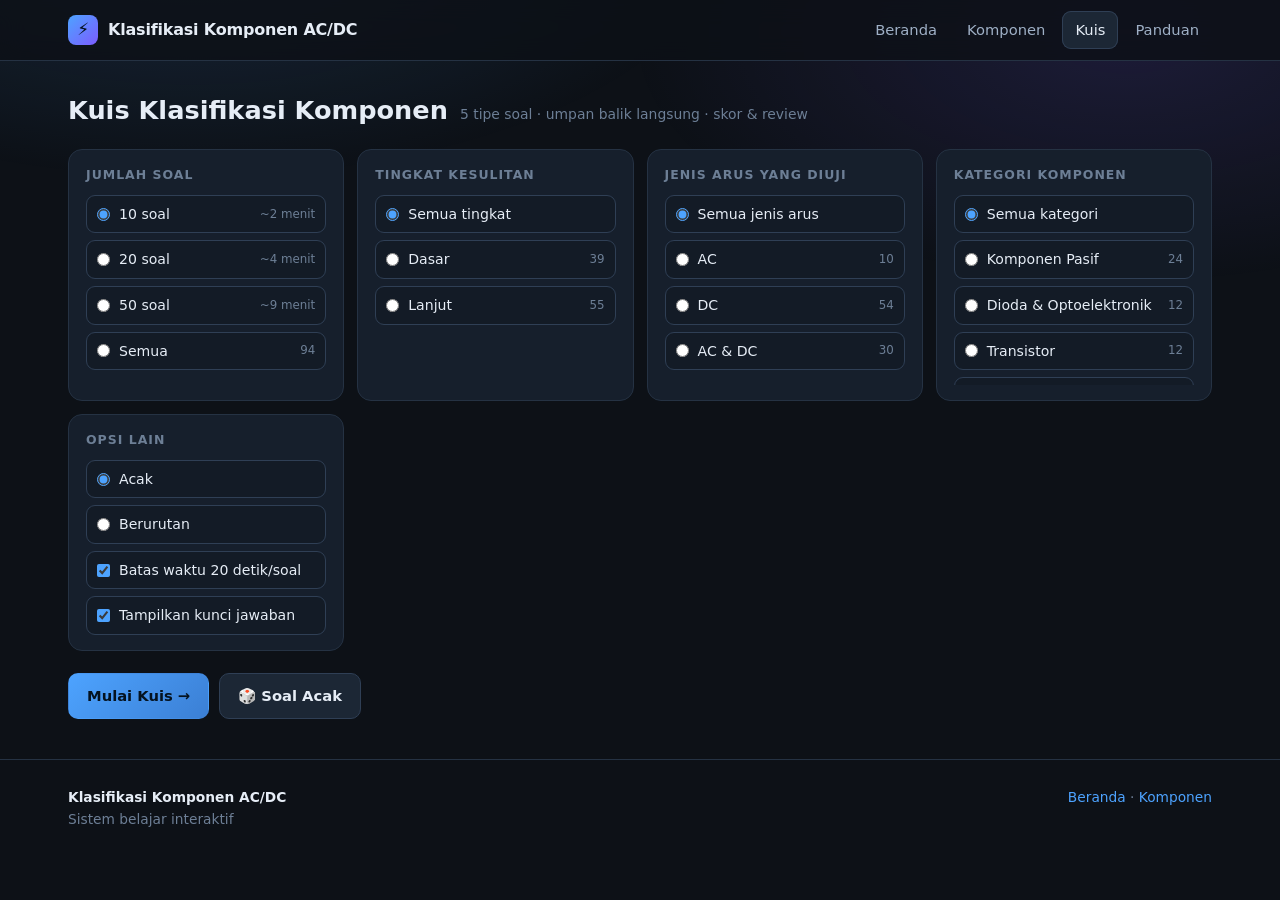
<file: kuis.html>
<!DOCTYPE html>
<html lang="id">
<head>
<meta charset="UTF-8">
<meta name="viewport" content="width=device-width, initial-scale=1">
<title>Kuis Klasifikasi Komponen AC/DC</title>
<link rel="stylesheet" href="assets/css/style.css">
<link rel="icon" href="data:image/svg+xml,<svg xmlns='http://www.w3.org/2000/svg' viewBox='0 0 100 100'><text y='.9em' font-size='90'>⚡</text></svg>">
</head>
<body>

<header class="topbar">
  <div class="wrap">
    <a class="brand" href="index.html">
      <span class="logo">⚡</span>
      <span>Klasifikasi <span class="full">Komponen AC/DC</span></span>
    </a>
    <nav class="nav">
      <a href="index.html">Beranda</a>
      <a href="index.html#daftar">Komponen</a>
      <a href="kuis.html" class="on">Kuis</a>
      <a href="index.html#panduan">Panduan</a>
    </nav>
  </div>
</header>

<main class="wrap">

  <!-- ============ KONFIGURASI ============ -->
  <section id="setup" class="section">
    <div class="section-head">
      <h2>Kuis Klasifikasi Komponen</h2>
      <span class="hint">5 tipe soal · umpan balik langsung · skor &amp; review</span>
    </div>

    <div class="note-box" id="lockBox" style="display:none">
      <h3>🎯 Mode komponen tunggal</h3>
      <p id="lockText"></p>
    </div>

    <div class="quiz-setup">
      <div class="fieldset">
        <b>Jumlah soal</b>
        <div class="opts" id="optJumlah"></div>
      </div>
      <div class="fieldset">
        <b>Tingkat kesulitan</b>
        <div class="opts" id="optTingkat"></div>
      </div>
      <div class="fieldset">
        <b>Jenis arus yang diuji</b>
        <div class="opts" id="optArus"></div>
      </div>
      <div class="fieldset">
        <b>Kategori komponen</b>
        <div class="opts" id="optKat"></div>
      </div>
      <div class="fieldset">
        <b>Opsi lain</b>
        <div class="opts">
          <label class="opt"><input type="radio" name="urut" value="acak" checked><span>Acak</span></label>
          <label class="opt"><input type="radio" name="urut" value="berurutan"><span>Berurutan</span></label>
          <label class="opt"><input type="checkbox" id="optTimer" checked><span>Batas waktu 20 detik/soal</span></label>
          <label class="opt"><input type="checkbox" id="optReview" checked><span>Tampilkan kunci jawaban</span></label>
        </div>
      </div>
    </div>

    <div class="hero-actions">
      <button class="btn primary" id="btnMulai" type="button">Mulai Kuis →</button>
      <button class="btn" id="btnAcak" type="button">🎲 Soal Acak</button>
      <button class="btn hidden" id="btnUlangSalah" type="button">↻ Ulangi yang salah</button>
    </div>
    <p class="hint" id="setupWarn" style="color:var(--warn);margin-top:12px"></p>
  </section>

  <!-- ============ KUIS BERJALAN ============ -->
  <section id="play" class="section hidden">
    <div class="qbar">
      <span class="qmeta" id="qNomor">Soal 1</span>
      <div class="progress"><i id="qProgress" style="width:0%"></i></div>
      <span class="qmeta">Skor: <b class="qscore" id="qScore">0</b></span>
      <span class="qmeta" id="qTimer" style="min-width:52px"></span>
    </div>
    <div class="qcard" id="qCard"></div>
    <div class="hero-actions" style="margin-top:16px">
      <button class="btn" id="btnQuit" type="button">Keluar</button>
      <button class="btn primary hidden" id="btnNext" type="button">Soal Berikutnya →</button>
    </div>
  </section>

  <!-- ============ HASIL ============ -->
  <section id="done" class="section hidden">
    <div class="panel result" id="resultPanel"></div>
    <div class="review" id="reviewBox"></div>
  </section>

</main>

<footer>
  <div class="wrap">
    <div><b style="color:var(--txt)">Klasifikasi Komponen AC/DC</b><br>Sistem belajar interaktif</div>
    <div><a href="index.html">Beranda</a> · <a href="index.html#daftar">Komponen</a></div>
  </div>
</footer>

<script src="assets/js/symbols.js"></script>
<script src="assets/js/data.js"></script>
<script src="assets/js/kuis.js"></script>
</body>
</html>
</file>
<file: assets/css/style.css>
/* =========================================================
   Klasifikasi Komponen AC/DC — Stylesheet
   Tanpa dependensi eksternal (bisa offline)
   ========================================================= */

:root {
  --bg: #0d1117;
  --bg-2: #131b26;
  --card: #161f2c;
  --card-2: #1c2735;
  --line: #253243;
  --line-2: #2f3f55;
  --txt: #e6edf6;
  --txt-2: #9fb0c6;
  --txt-3: #6d7f96;
  --acc: #4da3ff;
  --acc-2: #7c5cff;
  --ac: #38bdf8;
  --dc: #4ade80;
  --dual: #fbbf24;
  --ok: #34d399;
  --bad: #f87171;
  --warn: #fbbf24;
  --radius: 14px;
  --radius-s: 9px;
  --shadow: 0 8px 28px rgba(0, 0, 0, .45);
  --font: "Segoe UI", system-ui, -apple-system, Roboto, "Helvetica Neue", Arial, sans-serif;
  --mono: "Cascadia Mono", Consolas, "Courier New", monospace;
}

* { box-sizing: border-box; }

html { scroll-behavior: smooth; }

body {
  margin: 0;
  font-family: var(--font);
  background: var(--bg);
  color: var(--txt);
  line-height: 1.6;
  -webkit-font-smoothing: antialiased;
}

body::before {
  content: "";
  position: fixed;
  inset: 0;
  pointer-events: none;
  background:
    radial-gradient(900px 420px at 15% -8%, rgba(77, 163, 255, .16), transparent 60%),
    radial-gradient(800px 400px at 88% 4%, rgba(124, 92, 255, .14), transparent 62%);
  z-index: 0;
}

.wrap { position: relative; z-index: 1; max-width: 1180px; margin: 0 auto; padding: 0 18px; }

a { color: var(--acc); text-decoration: none; }
a:hover { text-decoration: underline; }

h1, h2, h3, h4 { line-height: 1.25; margin: 0 0 .5em; }
h1 { font-size: clamp(1.7rem, 4vw, 2.5rem); letter-spacing: -.5px; }
h2 { font-size: clamp(1.25rem, 2.6vw, 1.6rem); }
h3 { font-size: 1.08rem; }
p { margin: 0 0 .8em; }

/* ---------------- HEADER / NAV ---------------- */
.topbar {
  position: sticky; top: 0; z-index: 50;
  background: rgba(13, 17, 23, .82);
  backdrop-filter: blur(12px);
  border-bottom: 1px solid var(--line);
}
.topbar .wrap { display: flex; align-items: center; gap: 18px; height: 60px; }
.brand { display: flex; align-items: center; gap: 10px; font-weight: 700; letter-spacing: -.2px; color: var(--txt); }
.brand:hover { text-decoration: none; }
.brand .logo {
  width: 30px; height: 30px; display: grid; place-items: center;
  border-radius: 8px; background: linear-gradient(135deg, var(--acc), var(--acc-2));
  color: #06121f; font-size: 17px;
}
.nav { margin-left: auto; display: flex; gap: 4px; }
.nav a {
  padding: 7px 13px; border-radius: 9px; color: var(--txt-2);
  font-size: .92rem; font-weight: 500; white-space: nowrap;
}
.nav a:hover { background: var(--card); color: var(--txt); text-decoration: none; }
.nav a.on { background: var(--card-2); color: var(--txt); box-shadow: inset 0 0 0 1px var(--line-2); }

/* ---------------- HERO ---------------- */
.hero { padding: 46px 0 26px; }
.hero .kicker {
  display: inline-flex; align-items: center; gap: 8px;
  font-size: .76rem; letter-spacing: 1.4px; text-transform: uppercase;
  color: var(--acc); background: rgba(77, 163, 255, .1);
  border: 1px solid rgba(77, 163, 255, .25);
  padding: 5px 12px; border-radius: 999px; margin-bottom: 14px;
}
.hero p.lead { color: var(--txt-2); max-width: 68ch; font-size: 1.03rem; }
.hero-actions { display: flex; gap: 10px; flex-wrap: wrap; margin-top: 18px; }

.stat-row { display: grid; grid-template-columns: repeat(4, 1fr); gap: 12px; margin: 26px 0 8px; }
.stat {
  background: var(--card); border: 1px solid var(--line);
  border-radius: var(--radius); padding: 14px 16px;
}
.stat b { display: block; font-size: 1.55rem; letter-spacing: -.5px; }
.stat span { font-size: .8rem; color: var(--txt-3); }

/* ---------------- BUTTON ---------------- */
.btn {
  display: inline-flex; align-items: center; justify-content: center; gap: 8px;
  padding: 10px 18px; border-radius: 10px; border: 1px solid var(--line-2);
  background: var(--card-2); color: var(--txt); font: inherit; font-weight: 600;
  font-size: .92rem; cursor: pointer; transition: .15s;
}
.btn:hover { background: #24334a; transform: translateY(-1px); text-decoration: none; }
.btn.primary {
  background: linear-gradient(135deg, var(--acc), #3b7fd4); border-color: transparent; color: #04121f;
}
.btn.primary:hover { filter: brightness(1.08); }
.btn.ghost { background: transparent; }
.btn.sm { padding: 6px 12px; font-size: .84rem; border-radius: 8px; }
.btn:disabled { opacity: .45; cursor: not-allowed; transform: none; }

/* ---------------- PANEL / CARD ---------------- */
.panel {
  background: var(--card); border: 1px solid var(--line);
  border-radius: var(--radius); padding: 18px;
}
.panel.tight { padding: 13px 15px; }
.section { margin: 34px 0; }
.section-head { display: flex; align-items: baseline; gap: 12px; flex-wrap: wrap; margin-bottom: 14px; }
.section-head h2 { margin: 0; }
.section-head .hint { color: var(--txt-3); font-size: .87rem; }

/* ---------------- FILTER BAR ---------------- */
.filters { position: sticky; top: 60px; z-index: 40; background: rgba(13, 17, 23, .93); backdrop-filter: blur(10px); padding: 12px 0 13px; border-bottom: 1px solid var(--line); }
.search-row { display: flex; gap: 10px; align-items: center; flex-wrap: wrap; }
.search {
  flex: 1 1 260px; display: flex; align-items: center; gap: 9px;
  background: var(--bg-2); border: 1px solid var(--line-2);
  border-radius: 10px; padding: 9px 13px;
}
.search input {
  flex: 1; background: none; border: 0; outline: 0; color: var(--txt);
  font: inherit; font-size: .93rem;
}
.search input::placeholder { color: var(--txt-3); }
.search .ico { color: var(--txt-3); font-size: 1rem; }
.viewtoggle { display: flex; border: 1px solid var(--line-2); border-radius: 10px; overflow: hidden; }
.viewtoggle button {
  background: var(--bg-2); border: 0; color: var(--txt-3); padding: 9px 13px;
  cursor: pointer; font: inherit; font-size: .86rem;
}
.viewtoggle button.on { background: var(--acc); color: #04121f; font-weight: 700; }

.chiprow { display: flex; gap: 7px; flex-wrap: wrap; margin-top: 11px; align-items: center; }
.chiprow .lbl { font-size: .74rem; text-transform: uppercase; letter-spacing: 1px; color: var(--txt-3); margin-right: 3px; }
.chip {
  border: 1px solid var(--line-2); background: var(--bg-2); color: var(--txt-2);
  padding: 5px 12px; border-radius: 999px; font-size: .83rem; cursor: pointer;
  font-family: inherit; transition: .13s; white-space: nowrap;
}
.chip:hover { color: var(--txt); border-color: var(--acc); }
.chip.on { background: var(--acc); border-color: var(--acc); color: #04121f; font-weight: 700; }
.chip.on.k-ac { background: var(--ac); border-color: var(--ac); }
.chip.on.k-dc { background: var(--dc); border-color: var(--dc); }
.chip.on.k-dual { background: var(--dual); border-color: var(--dual); }
.chip.on.k-cat { background: var(--acc-2); border-color: var(--acc-2); color: #fff; }
.chip .n { opacity: .65; font-size: .76rem; margin-left: 4px; }

/* ---------------- GRID KARTU ---------------- */
.grid {
  display: grid; grid-template-columns: repeat(auto-fill, minmax(268px, 1fr));
  gap: 14px; margin: 20px 0 40px;
}
.card {
  background: var(--card); border: 1px solid var(--line); border-radius: var(--radius);
  padding: 15px 16px; display: flex; flex-direction: column; gap: 9px;
  transition: .16s; position: relative; overflow: hidden; color: var(--txt);
}
.card::before {
  content: ""; position: absolute; inset: 0 auto 0 0; width: 3px;
  background: var(--cat-color, var(--acc));
}
.card:hover {
  transform: translateY(-3px); border-color: var(--line-2); box-shadow: var(--shadow);
  text-decoration: none;
}
.card .top { display: flex; align-items: center; gap: 12px; }
.symbox {
  width: 68px; height: 46px; flex: 0 0 auto; display: grid; place-items: center;
  background: var(--bg-2); border: 1px solid var(--line); border-radius: var(--radius-s);
  color: var(--sym-color, var(--txt-2));
}
.sym { width: 100%; height: 100%; display: block; }
.symbox .sym { width: 52px; height: 34px; }
.sym-t { stroke: none; fill: currentColor; font-size: 11px; font-family: var(--mono); font-weight: 700; }
.card h3 { margin: 0; font-size: 1rem; }
.card .alias { font-size: .76rem; color: var(--txt-3); font-family: var(--mono); }
.card .fungsi { font-size: .87rem; color: var(--txt-2); margin: 0; flex: 1; }
.card .foot { display: flex; gap: 6px; flex-wrap: wrap; align-items: center; }

.badge {
  font-size: .7rem; font-weight: 700; padding: 3px 9px; border-radius: 999px;
  letter-spacing: .4px; border: 1px solid transparent; white-space: nowrap;
}
.badge.ac { background: rgba(56, 189, 248, .14); color: var(--ac); border-color: rgba(56, 189, 248, .35); }
.badge.dc { background: rgba(74, 222, 128, .13); color: var(--dc); border-color: rgba(74, 222, 128, .32); }
.badge.dual { background: rgba(251, 191, 36, .13); color: var(--dual); border-color: rgba(251, 191, 36, .33); }
.badge.cat { background: var(--card-2); color: var(--txt-2); border-color: var(--line-2); }
.badge.lv { background: transparent; color: var(--txt-3); border-color: var(--line-2); font-weight: 600; }

/* ---------------- TABEL ---------------- */
.tablewrap { overflow-x: auto; border: 1px solid var(--line); border-radius: var(--radius); margin: 20px 0 40px; }
table { border-collapse: collapse; width: 100%; font-size: .88rem; min-width: 720px; }
thead th {
  background: var(--card-2); text-align: left; padding: 11px 13px;
  font-size: .74rem; letter-spacing: .9px; text-transform: uppercase; color: var(--txt-3);
  position: sticky; top: 0; cursor: pointer; user-select: none; white-space: nowrap;
}
thead th:hover { color: var(--txt); }
thead th .arw { opacity: .5; font-size: .7rem; }
tbody td { padding: 10px 13px; border-top: 1px solid var(--line); vertical-align: middle; }
tbody tr:hover { background: var(--card-2); }
tbody tr { cursor: pointer; }
td.c-sym { width: 84px; }
td.c-sym .symbox { width: 62px; height: 38px; }
td.c-sym .sym { width: 48px; height: 28px; }

/* ---------------- DETAIL ---------------- */
.detail-hero {
  display: grid; grid-template-columns: 200px 1fr; gap: 24px; align-items: center;
  background: var(--card); border: 1px solid var(--line); border-radius: var(--radius);
  padding: 22px; margin: 26px 0 18px;
}
.detail-hero .big {
  height: 140px; display: grid; place-items: center;
  background: var(--bg-2); border: 1px solid var(--line); border-radius: var(--radius-s);
}
.detail-hero .big .sym { width: 170px; height: 110px; }
.crumbs { font-size: .84rem; color: var(--txt-3); margin: 16px 0 0; }
.crumbs a { color: var(--txt-2); }

.spec { display: grid; grid-template-columns: repeat(auto-fit, minmax(190px, 1fr)); gap: 1px; background: var(--line); border: 1px solid var(--line); border-radius: var(--radius); overflow: hidden; margin: 16px 0; }
.spec div { background: var(--card); padding: 13px 15px; }
.spec dt { font-size: .72rem; text-transform: uppercase; letter-spacing: 1px; color: var(--txt-3); margin-bottom: 3px; }
.spec dd { margin: 0; font-weight: 600; font-size: .95rem; }

.cols { display: grid; grid-template-columns: 1fr 1fr; gap: 14px; }
.info { background: var(--card); border: 1px solid var(--line); border-radius: var(--radius); padding: 17px 19px; }
.info h3 { display: flex; align-items: center; gap: 8px; font-size: .95rem; color: var(--acc); margin-bottom: 9px; }
.info ul { margin: 0; padding-left: 19px; color: var(--txt-2); font-size: .91rem; }
.info li { margin-bottom: 6px; }
.info li::marker { color: var(--acc); }
.note { border-left: 3px solid var(--warn); background: rgba(251, 191, 36, .07); }

.paket { display: flex; align-items: center; gap: 13px; padding: 11px; border: 1px solid var(--line); border-radius: var(--radius-s); background: var(--bg-2); margin-bottom: 9px; color: var(--txt); transition: .14s; }
.paket:hover { border-color: var(--acc); text-decoration: none; }
.paket .symbox { width: 62px; height: 40px; }
.paket .sym { width: 48px; height: 30px; }

.pager { display: flex; gap: 12px; justify-content: space-between; margin: 22px 0 50px; }
.pager a { flex: 1; background: var(--card); border: 1px solid var(--line); border-radius: var(--radius); padding: 13px 16px; transition: .15s; }
.pager a:hover { border-color: var(--acc); text-decoration: none; }
.pager span { display: block; font-size: .72rem; color: var(--txt-3); text-transform: uppercase; letter-spacing: 1px; }
.pager b { font-size: .95rem; font-weight: 600; }

/* ---------------- KUIS ---------------- */
.quiz-setup { display: grid; grid-template-columns: repeat(auto-fit, minmax(250px, 1fr)); gap: 13px; margin: 22px 0; }
.fieldset { background: var(--card); border: 1px solid var(--line); border-radius: var(--radius); padding: 15px 17px; }
.fieldset > b { display: block; font-size: .78rem; text-transform: uppercase; letter-spacing: 1px; color: var(--txt-3); margin-bottom: 10px; }
.opts { display: flex; flex-direction: column; gap: 7px; max-height: 190px; overflow-y: auto; }
.opt {
  display: flex; align-items: center; gap: 9px; padding: 7px 10px;
  border: 1px solid var(--line-2); border-radius: var(--radius-s);
  cursor: pointer; font-size: .88rem; transition: .12s; background: var(--bg-2);
}
.opt:hover { border-color: var(--acc); }
.opt input { accent-color: var(--acc); margin: 0; }
.opt .cnt { margin-left: auto; font-size: .74rem; color: var(--txt-3); }

.qbar { display: flex; align-items: center; gap: 14px; margin: 22px 0 14px; }
.progress { flex: 1; height: 8px; background: var(--card-2); border-radius: 99px; overflow: hidden; }
.progress i { display: block; height: 100%; background: linear-gradient(90deg, var(--acc), var(--acc-2)); transition: width .3s; }
.qmeta { font-size: .84rem; color: var(--txt-2); white-space: nowrap; font-variant-numeric: tabular-nums; }
.qscore { font-weight: 700; color: var(--dc); }

.qcard { background: var(--card); border: 1px solid var(--line); border-radius: var(--radius); padding: 22px; }
.qtype { font-size: .72rem; letter-spacing: 1.2px; text-transform: uppercase; color: var(--acc); font-weight: 700; }
.qtext { font-size: 1.08rem; margin: 8px 0 18px; }
.qsym {
  height: 150px; display: grid; place-items: center; margin: 6px 0 20px;
  background: var(--bg-2); border: 1px solid var(--line); border-radius: var(--radius-s);
}
.qsym .sym { width: 220px; height: 120px; color: var(--txt); }
.answers { display: grid; grid-template-columns: repeat(auto-fit, minmax(220px, 1fr)); gap: 10px; }
.ans {
  display: flex; align-items: center; gap: 11px; text-align: left;
  padding: 13px 15px; border-radius: var(--radius-s);
  border: 1px solid var(--line-2); background: var(--bg-2); color: var(--txt);
  font: inherit; font-size: .92rem; cursor: pointer; transition: .13s;
}
.ans:hover:not(:disabled) { border-color: var(--acc); background: var(--card-2); transform: translateY(-2px); }
.ans .key {
  width: 24px; height: 24px; flex: 0 0 auto; display: grid; place-items: center;
  border-radius: 6px; background: var(--card-2); font-size: .76rem; font-weight: 700;
  font-family: var(--mono); color: var(--txt-3); border: 1px solid var(--line-2);
}
.ans .mark { margin-left: auto; font-weight: 700; }
.ans .sym { width: 62px; height: 40px; flex: 0 0 auto; }
.ans.correct { border-color: var(--ok); background: rgba(52, 211, 153, .1); }
.ans.correct .key { background: var(--ok); color: #05231a; border-color: var(--ok); }
.ans.wrong { border-color: var(--bad); background: rgba(248, 113, 113, .1); }
.ans.wrong .key { background: var(--bad); color: #2b0808; border-color: var(--bad); }
.ans:disabled { cursor: default; }

.fback { margin-top: 18px; border-radius: var(--radius-s); padding: 15px 17px; border: 1px solid var(--line); background: var(--bg-2); }
.fback.ok { border-color: rgba(52, 211, 153, .5); background: rgba(52, 211, 153, .07); }
.fback.no { border-color: rgba(248, 113, 113, .5); background: rgba(248, 113, 113, .07); }
.fback b { display: block; margin-bottom: 5px; }
.fback .mini { width: 92px; height: 60px; float: right; margin: 0 0 8px 16px; color: var(--txt-2); }
.fback .clearfix::after { content: ""; display: block; clear: both; }

.result { text-align: center; padding: 34px 20px; }
.score-ring {
  width: 172px; height: 172px; margin: 0 auto 18px; border-radius: 50%;
  display: grid; place-items: center; font-size: 2.4rem; font-weight: 800;
  background: conic-gradient(var(--acc) var(--pct, 0%), var(--card-2) 0);
  position: relative;
}
.score-ring::after { content: ""; position: absolute; inset: 13px; border-radius: 50%; background: var(--card); }
.score-ring b { position: relative; z-index: 1; }
.review { max-width: 720px; margin: 24px auto 0; text-align: left; }

/* ---------------- MISC ---------------- */
.empty { text-align: center; padding: 60px 20px; color: var(--txt-3); }
.empty .big { font-size: 3rem; margin-bottom: 10px; }
.note-box { background: rgba(77, 163, 255, .07); border: 1px solid rgba(77, 163, 255, .22); border-radius: var(--radius); padding: 15px 18px; }
.note-box h3 { color: var(--acc); font-size: .95rem; }
.note-box p { margin: 0; color: var(--txt-2); font-size: .92rem; }

.legend { display: grid; grid-template-columns: repeat(auto-fit, minmax(215px, 1fr)); gap: 12px; }
.legend .li { background: var(--card); border: 1px solid var(--line); border-radius: var(--radius); padding: 14px 16px; border-top: 3px solid var(--c); }
.legend .li b { display: block; margin-bottom: 4px; }
.legend .li span { font-size: .86rem; color: var(--txt-2); }
.legend .li ul { margin: 6px 0 0; padding-left: 18px; font-size: .86rem; color: var(--txt-3); }

footer { border-top: 1px solid var(--line); margin-top: 40px; padding: 26px 0 40px; color: var(--txt-3); font-size: .86rem; }
footer .wrap { display: flex; justify-content: space-between; gap: 14px; flex-wrap: wrap; }

.hidden { display: none !important; }
.sr { position: absolute; width: 1px; height: 1px; overflow: hidden; clip: rect(0 0 0 0); white-space: nowrap; }

/* warna aksen per kategori */
[data-kat="pasif"] { --cat-color: #64748b; --sym-color: #cbd5e1; }
[data-kat="dioda"] { --cat-color: #f97316; --sym-color: #fdba74; }
[data-kat="transistor"] { --cat-color: #22d3ee; --sym-color: #a5f3fc; }
[data-kat="ic"] { --cat-color: #a78bfa; --sym-color: #ddd6fe; }
[data-kat="sensor"] { --cat-color: #34d399; --sym-color: #a7f3d0; }
[data-kat="daya"] { --cat-color: #f59e0b; --sym-color: #fcd34d; }
[data-kat="meka"] { --kat-color: #ec4899; --cat-color: #ec4899; --sym-color: #f9a8d4; }
[data-kat="konektor"] { --cat-color: #818cf8; --sym-color: #c7d2fe; }

/* ---------------- RESPONSIF ---------------- */
@media (max-width: 900px) {
  .cols { grid-template-columns: 1fr; }
  .stat-row { grid-template-columns: repeat(2, 1fr); }
  .detail-hero { grid-template-columns: 1fr; text-align: center; }
  .detail-hero .badges { justify-content: center; }
  .filters { position: static; }
}
@media (max-width: 620px) {
  .wrap { padding: 0 13px; }
  .topbar .wrap { height: 54px; gap: 8px; }
  .brand span.full { display: none; }
  .nav a { padding: 6px 9px; font-size: .84rem; }
  .grid { grid-template-columns: 1fr; }
  .qsym { height: 118px; }
  .qsym .sym { width: 170px; height: 92px; }
  .answers { grid-template-columns: 1fr; }
  .score-ring { width: 140px; height: 140px; font-size: 2rem; }
  .hero { padding: 28px 0 18px; }
  .pager { flex-direction: column; }
}

@media print {
  body::before, .topbar, .filters, footer, .pager, .btn { display: none !important; }
  body { background: #fff; color: #000; }
}
</file>
